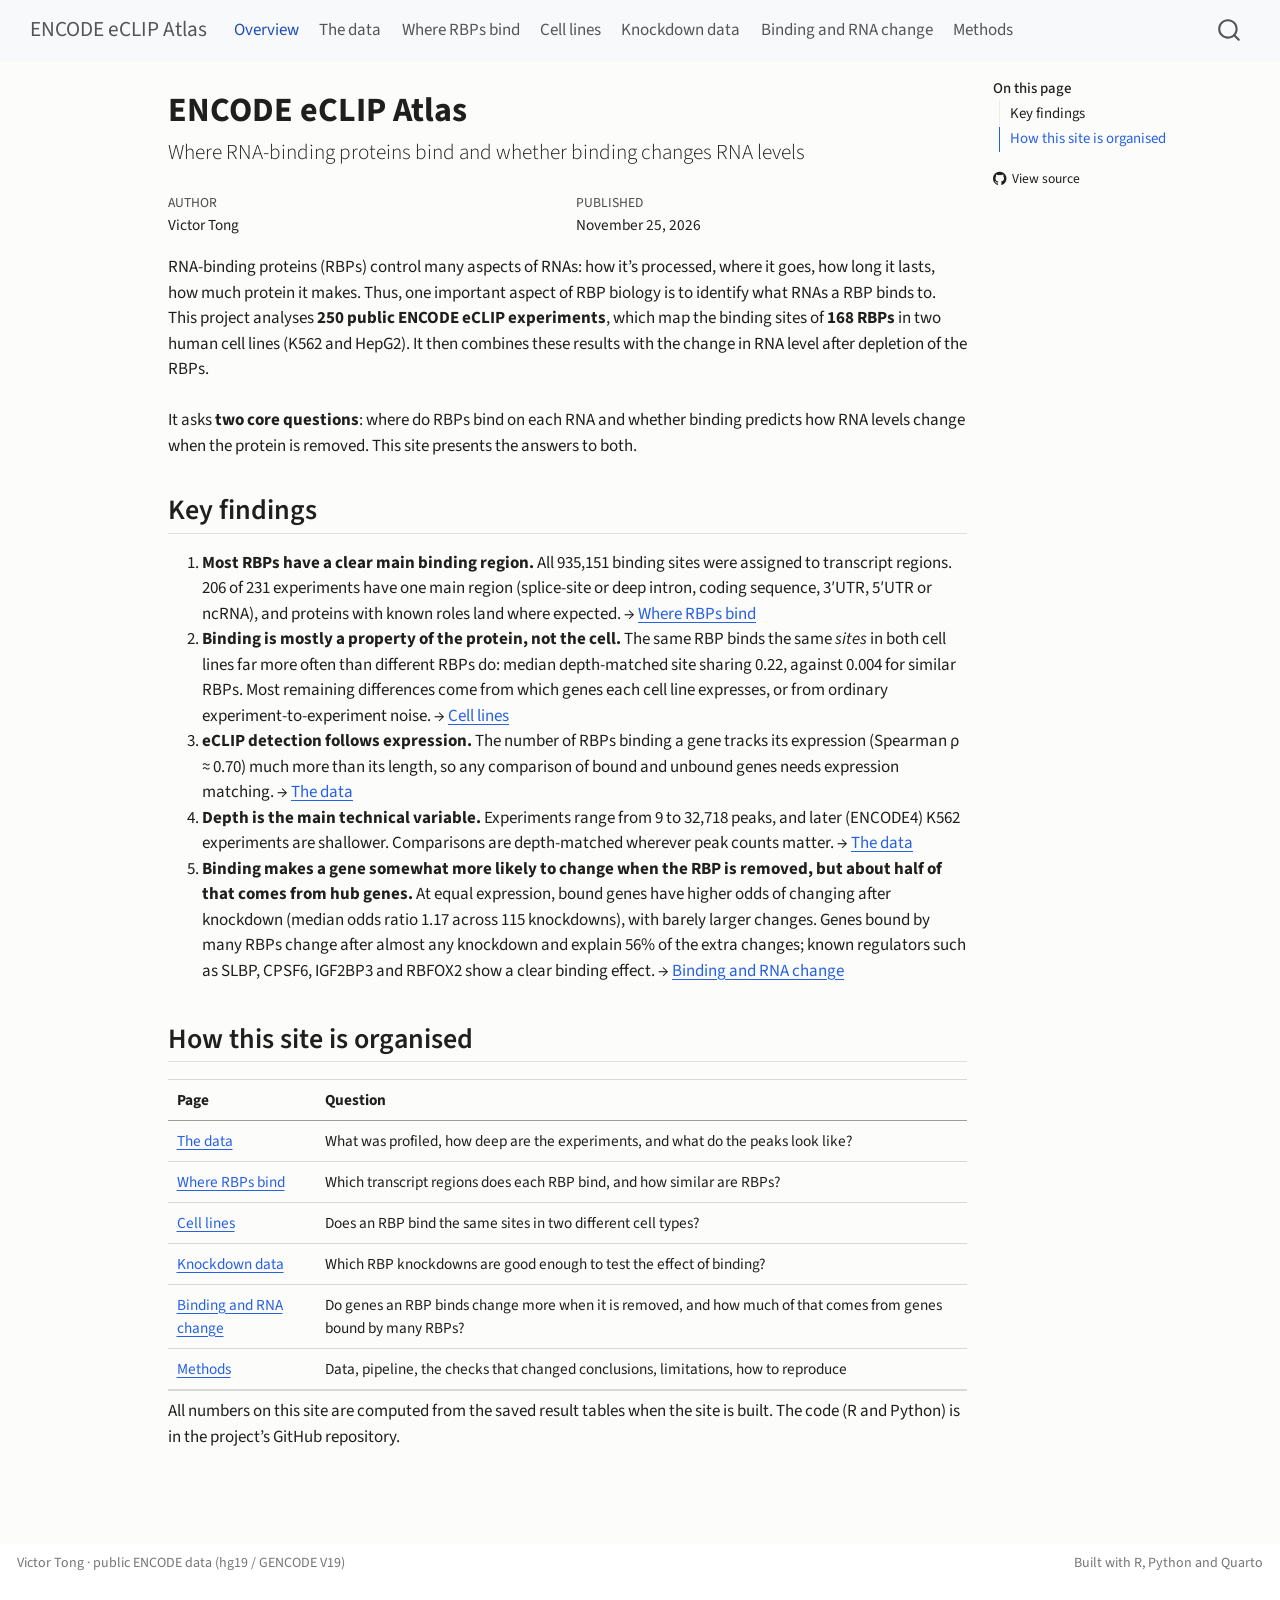
<file: index.html>
<!DOCTYPE html>
<html xmlns="http://www.w3.org/1999/xhtml" lang="en" xml:lang="en"><head>

<meta charset="utf-8">
<meta name="generator" content="quarto-1.11.9">

<meta name="viewport" content="width=device-width, initial-scale=1.0, user-scalable=yes">

<meta name="author" content="Victor Tong">
<meta name="dcterms.date" content="2026-11-25">

<title>ENCODE eCLIP Atlas</title>
<style>
/* Default styles provided by pandoc.
** See https://pandoc.org/MANUAL.html#variables-for-html for config info.
*/
span.smallcaps{font-variant: small-caps;}
div.columns{display: flex; gap: 1.5em;}
div.column{flex: auto;}
@media screen {
div.columns{gap: min(4vw, 1.5em);}
div.column{overflow-x: auto;}
}
div.hanging-indent{margin-left: 1.5em; text-indent: -1.5em;}
ul.task-list{list-style: none;}
ul.task-list li input[type="checkbox"] {
  width: 0.8em;
  margin: 0 0.8em 0.2em -1em; /* quarto-specific, see https://github.com/quarto-dev/quarto-cli/issues/4556 */ 
  vertical-align: middle;
}
</style>


<script src="site_libs/quarto-nav/quarto-nav.js"></script>
<script src="site_libs/quarto-nav/headroom.min.js"></script>
<script src="site_libs/clipboard/clipboard.min.js"></script>
<script src="site_libs/quarto-search/autocomplete.umd.js"></script>
<script src="site_libs/quarto-search/fuse.min.js"></script>
<script src="site_libs/quarto-search/quarto-search.js"></script>
<meta name="quarto:offset" content="./">
<script src="site_libs/quarto-html/quarto.js" type="module"></script>
<script src="site_libs/quarto-html/tabsets/tabsets.js" type="module"></script>
<script src="site_libs/quarto-html/scrollable-regions/scrollable-regions.js" type="module"></script>
<script src="site_libs/quarto-html/popper.min.js"></script>
<script src="site_libs/quarto-html/tippy.umd.min.js"></script>
<script src="site_libs/quarto-html/anchor.min.js"></script>
<link href="site_libs/quarto-html/tippy.css" rel="stylesheet">
<link href="site_libs/quarto-html/quarto-syntax-highlighting-63b5708e65d6cd79cd7618c58d0c21e7.css" rel="stylesheet" id="quarto-text-highlighting-styles">
<script src="site_libs/bootstrap/bootstrap.min.js"></script>
<link href="site_libs/bootstrap/bootstrap-icons.css" rel="stylesheet">
<link href="site_libs/bootstrap/bootstrap-48eea8e06ff06eb442a2daacfce5ac08.min.css" rel="stylesheet" append-hash="true" id="quarto-bootstrap" data-mode="light">
<script id="quarto-search-options" type="application/json">{
  "location": "navbar",
  "copy-button": false,
  "collapse-after": 3,
  "panel-placement": "end",
  "type": "overlay",
  "limit": 50,
  "keyboard-shortcut": [
    "f",
    "/",
    "s"
  ],
  "show-item-context": false,
  "language": {
    "search-no-results-text": "No results",
    "search-matching-documents-text": "matching documents",
    "search-copy-link-title": "Copy link to search",
    "search-hide-matches-text": "Hide additional matches",
    "search-more-match-text": "more match in this document",
    "search-more-matches-text": "more matches in this document",
    "search-clear-button-title": "Clear",
    "search-text-placeholder": "",
    "search-detached-cancel-button-title": "Cancel",
    "search-submit-button-title": "Submit",
    "search-label": "Search"
  }
}</script>


<link rel="stylesheet" href="report/report.css">
</head>

<body class="nav-fixed quarto-light"><a id="quarto-skip-link" class="visually-hidden-focusable" href="#quarto-document-content">Skip to main content</a>

<div id="quarto-search-results"></div>
  <header id="quarto-header" class="headroom fixed-top">
    <nav class="navbar navbar-expand-lg " data-bs-theme="dark" aria-label="Site">
      <div class="navbar-container container-fluid">
      <div class="navbar-brand-container mx-auto">
    <a class="navbar-brand" href="./index.html">
    <span class="navbar-title">ENCODE eCLIP Atlas</span>
    </a>
  </div>
          <button class="navbar-toggler" type="button" data-bs-toggle="collapse" data-bs-target="#navbarCollapse" aria-controls="navbarCollapse" aria-expanded="false" aria-label="Toggle navigation" onclick="if (window.quartoToggleHeadroom) { window.quartoToggleHeadroom(); }">
  <span class="navbar-toggler-icon"></span>
</button>
          <div class="collapse navbar-collapse" id="navbarCollapse">
            <ul class="navbar-nav navbar-nav-scroll me-auto">
  <li class="nav-item">
    <a class="nav-link active" href="./index.html" aria-current="page"> 
<span class="menu-text">Overview</span></a>
  </li>  
  <li class="nav-item">
    <a class="nav-link" href="./report/data.html"> 
<span class="menu-text">The data</span></a>
  </li>  
  <li class="nav-item">
    <a class="nav-link" href="./report/binding.html"> 
<span class="menu-text">Where RBPs bind</span></a>
  </li>  
  <li class="nav-item">
    <a class="nav-link" href="./report/cross-cell.html"> 
<span class="menu-text">Cell lines</span></a>
  </li>  
  <li class="nav-item">
    <a class="nav-link" href="./report/knockdown.html"> 
<span class="menu-text">Knockdown data</span></a>
  </li>  
  <li class="nav-item">
    <a class="nav-link" href="./report/expression.html"> 
<span class="menu-text">Binding and RNA change</span></a>
  </li>  
  <li class="nav-item">
    <a class="nav-link" href="./report/methods.html"> 
<span class="menu-text">Methods</span></a>
  </li>  
</ul>
          </div> <!-- /navcollapse -->
            <div class="quarto-navbar-tools">
</div>
            <div id="quarto-search" class="" title="Search"></div>
      </div> <!-- /container-fluid -->
    </nav>
</header>
<!-- content -->
<div id="quarto-content" class="quarto-container page-columns page-rows-contents page-layout-article page-navbar">
<!-- sidebar -->
<!-- margin-sidebar -->
    <div id="quarto-margin-sidebar" class="sidebar margin-sidebar">
        <nav id="TOC" role="doc-toc" aria-labelledby="toc-title" class="toc-active">
    <h2 id="toc-title">On this page</h2>
   
  <ul>
  <li><a href="#key-findings" id="toc-key-findings" class="nav-link active" data-scroll-target="#key-findings">Key findings</a></li>
  <li><a href="#how-this-site-is-organised" id="toc-how-this-site-is-organised" class="nav-link" data-scroll-target="#how-this-site-is-organised">How this site is organised</a></li>
  </ul>
<div class="toc-actions"><ul><li><a href="https://github.com/VictorTong7/encode-eclip-atlas/blob/main/analysis/index.qmd" class="toc-action"><i class="bi bi-github"></i>View source</a></li></ul></div></nav>
    </div>
<!-- main -->
<main class="content" id="quarto-document-content" tabindex="-1">

<header id="title-block-header" class="quarto-title-block default">
<div class="quarto-title">
<h1 class="title">ENCODE eCLIP Atlas</h1>
<p class="subtitle lead">Where RNA-binding proteins bind and whether binding changes RNA levels</p>
</div>



<div class="quarto-title-meta">

    <div>
    <div class="quarto-title-meta-heading">Author</div>
    <div class="quarto-title-meta-contents">
             <p>Victor Tong </p>
          </div>
  </div>
    
    <div>
    <div class="quarto-title-meta-heading">Published</div>
    <div class="quarto-title-meta-contents">
      <p class="date">November 25, 2026</p>
    </div>
  </div>
  
    
  </div>
  


</header>


<p>RNA-binding proteins (RBPs) control many aspects of RNAs: how it’s processed, where it goes, how long it lasts, how much protein it makes. Thus, one important aspect of RBP biology is to identify what RNAs a RBP binds to. This project analyses <strong>250 public ENCODE eCLIP experiments</strong>, which map the binding sites of <strong>168 RBPs</strong> in two human cell lines (K562 and HepG2). It then combines these results with the change in RNA level after depletion of the RBPs.<br>
<br>
It asks <strong>two core questions</strong>: where do RBPs bind on each RNA and whether binding predicts how RNA levels change when the protein is removed. This site presents the answers to both.</p>
<section id="key-findings" class="level2">
<h2 class="anchored" data-anchor-id="key-findings">Key findings</h2>
<ol type="1">
<li><strong>Most RBPs have a clear main binding region.</strong> All 935,151 binding sites were assigned to transcript regions. 206 of 231 experiments have one main region (splice-site or deep intron, coding sequence, 3′UTR, 5′UTR or ncRNA), and proteins with known roles land where expected. → <a href="./report/binding.html">Where RBPs bind</a></li>
<li><strong>Binding is mostly a property of the protein, not the cell.</strong> The same RBP binds the same <em>sites</em> in both cell lines far more often than different RBPs do: median depth-matched site sharing 0.22, against 0.004 for similar RBPs. Most remaining differences come from which genes each cell line expresses, or from ordinary experiment-to-experiment noise. → <a href="./report/cross-cell.html">Cell lines</a></li>
<li><strong>eCLIP detection follows expression.</strong> The number of RBPs binding a gene tracks its expression (Spearman ρ ≈ 0.70) much more than its length, so any comparison of bound and unbound genes needs expression matching. → <a href="./report/data.html">The data</a></li>
<li><strong>Depth is the main technical variable.</strong> Experiments range from 9 to 32,718 peaks, and later (ENCODE4) K562 experiments are shallower. Comparisons are depth-matched wherever peak counts matter. → <a href="./report/data.html">The data</a></li>
<li><strong>Binding makes a gene somewhat more likely to change when the RBP is removed, but about half of that comes from hub genes.</strong> At equal expression, bound genes have higher odds of changing after knockdown (median odds ratio 1.17 across 115 knockdowns), with barely larger changes. Genes bound by many RBPs change after almost any knockdown and explain 56% of the extra changes; known regulators such as SLBP, CPSF6, IGF2BP3 and RBFOX2 show a clear binding effect. → <a href="./report/expression.html">Binding and RNA change</a></li>
</ol>
</section>
<section id="how-this-site-is-organised" class="level2">
<h2 class="anchored" data-anchor-id="how-this-site-is-organised">How this site is organised</h2>
<table class="caption-top table">
<thead>
<tr class="header">
<th>Page</th>
<th>Question</th>
</tr>
</thead>
<tbody>
<tr class="odd">
<td><a href="./report/data.html">The data</a></td>
<td>What was profiled, how deep are the experiments, and what do the peaks look like?</td>
</tr>
<tr class="even">
<td><a href="./report/binding.html">Where RBPs bind</a></td>
<td>Which transcript regions does each RBP bind, and how similar are RBPs?</td>
</tr>
<tr class="odd">
<td><a href="./report/cross-cell.html">Cell lines</a></td>
<td>Does an RBP bind the same sites in two different cell types?</td>
</tr>
<tr class="even">
<td><a href="./report/knockdown.html">Knockdown data</a></td>
<td>Which RBP knockdowns are good enough to test the effect of binding?</td>
</tr>
<tr class="odd">
<td><a href="./report/expression.html">Binding and RNA change</a></td>
<td>Do genes an RBP binds change more when it is removed, and how much of that comes from genes bound by many RBPs?</td>
</tr>
<tr class="even">
<td><a href="./report/methods.html">Methods</a></td>
<td>Data, pipeline, the checks that changed conclusions, limitations, how to reproduce</td>
</tr>
</tbody>
</table>
<p>All numbers on this site are computed from the saved result tables when the site is built. The code (R and Python) is in the project’s GitHub repository.</p>


</section>

</main> <!-- /main -->
<script id="quarto-html-after-body" type="application/javascript">
  window.document.addEventListener("DOMContentLoaded", function (event) {
    const icon = "";
    const anchorJS = new window.AnchorJS();
    anchorJS.options = {
      placement: 'right',
      icon: icon
    };
    anchorJS.add('.anchored');
    const isCodeAnnotation = (el) => {
      for (const clz of el.classList) {
        if (clz.startsWith('code-annotation-')) {                     
          return true;
        }
      }
      return false;
    }
    const onCopySuccess = function(e) {
      // button target
      const button = e.trigger;
      // don't keep focus
      button.blur();
      // flash "checked"
      button.classList.add('code-copy-button-checked');
      var currentTitle = button.getAttribute("title");
      button.setAttribute("title", "Copied!");
      let tooltip;
      if (window.bootstrap) {
        button.setAttribute("data-bs-toggle", "tooltip");
        button.setAttribute("data-bs-placement", "left");
        button.setAttribute("data-bs-title", "Copied!");
        tooltip = new bootstrap.Tooltip(button, 
          { trigger: "manual", 
            customClass: "code-copy-button-tooltip",
            offset: [0, -8]});
        tooltip.show();    
      }
      setTimeout(function() {
        if (tooltip) {
          tooltip.hide();
          button.removeAttribute("data-bs-title");
          button.removeAttribute("data-bs-toggle");
          button.removeAttribute("data-bs-placement");
        }
        button.setAttribute("title", currentTitle);
        button.classList.remove('code-copy-button-checked');
      }, 1000);
      // clear code selection
      e.clearSelection();
    }
    const getTextToCopy = function(trigger) {
      const outerScaffold = trigger.parentElement.cloneNode(true);
      const codeEl = outerScaffold.querySelector('code');
      for (const childEl of codeEl.children) {
        if (isCodeAnnotation(childEl)) {
          childEl.remove();
        }
      }
      return codeEl.innerText;
    }
    const clipboard = new window.ClipboardJS('.code-copy-button:not([data-in-quarto-modal])', {
      text: getTextToCopy
    });
    clipboard.on('success', onCopySuccess);
    if (window.document.getElementById('quarto-embedded-source-code-modal')) {
      const clipboardModal = new window.ClipboardJS('.code-copy-button[data-in-quarto-modal]', {
        text: getTextToCopy,
        container: window.document.getElementById('quarto-embedded-source-code-modal')
      });
      clipboardModal.on('success', onCopySuccess);
    }
      var localhostRegex = new RegExp(/^(?:http|https):\/\/localhost\:?[0-9]*\//);
      var mailtoRegex = new RegExp(/^mailto:/);
        var filterRegex = new RegExp("https:\/\/victortong7\.github\.io\/encode-eclip-atlas\/");
      var isInternal = (href) => {
          return filterRegex.test(href) || localhostRegex.test(href) || mailtoRegex.test(href);
      }
      // Inspect non-navigation links and adorn them if external
      window.quartoDecorateExternalLinks = function (root) {
     var links = (root || window.document).querySelectorAll('a[href]:not(.nav-link):not(.navbar-brand):not(.toc-action):not(.sidebar-link):not(.sidebar-item-toggle):not(.pagination-link):not(.no-external):not([aria-hidden]):not(.dropdown-item):not(.quarto-navigation-tool):not(.about-link)');
      for (var i=0; i<links.length; i++) {
        const link = links[i];
        if (!isInternal(link.href)) {
          // undo the damage that might have been done by quarto-nav.js in the case of
          // links that we want to consider external
          if (link.dataset.originalHref !== undefined) {
            link.href = link.dataset.originalHref;
          }
          if (!link.classList.contains('no-external-icon')) {
          }
        }
      }
      };
      window.quartoDecorateExternalLinks(window.document);
    // Esc closes the popup (WCAG 1.4.13) and focus leaving both trigger and
    // popup closes it (WCAG 2.4.11); tippy handles neither for interactive popups.
    const hideOnEscAndFocusOut = {
      name: 'hideOnEscAndFocusOut',
      defaultValue: true,
      fn(instance) {
        const dismiss = () => {
          // A show scheduled by the trigger delay would otherwise reopen it
          instance.clearDelayTimeouts();
          instance.hide();
        };
        const onKeyDown = (event) => {
          if (event.key !== 'Escape') {
            return;
          }
          // Keep Esc from also reaching page handlers (e.g. reveal.js overview),
          // except an open reveal.js slide menu, which Esc should close too.
          // The menu handles keys only when its keyboard option is on.
          const menuHandlesEsc = window.Reveal?.getPlugin?.('menu')?.isOpen() &&
            window.Reveal.getConfig().menu?.keyboard !== false;
          if (!menuHandlesEsc) {
            event.stopPropagation();
          }
          if (instance.popper.contains(window.document.activeElement)) {
            // Disabled while refocusing so the focus trigger does not reopen it
            instance.disable();
            instance.reference.focus();
            instance.enable();
          }
          dismiss();
        };
        const onFocusOut = (event) => {
          const target = event.relatedTarget;
          if (target && !instance.reference.contains(target) &&
              !instance.popper.contains(target)) {
            dismiss();
          }
        };
        // On the trigger too: a click trigger (code-annotations: select) has no
        // blur handling. Attached for the instance's lifetime so leaving the
        // trigger also cancels a show still pending on the trigger delay.
        instance.reference.addEventListener('focusout', onFocusOut);
        return {
          onShow() {
            window.document.addEventListener('keydown', onKeyDown, true);
            instance.popper.addEventListener('focusout', onFocusOut);
          },
          onHide() {
            window.document.removeEventListener('keydown', onKeyDown, true);
            instance.popper.removeEventListener('focusout', onFocusOut);
          },
          onDestroy() {
            instance.reference.removeEventListener('focusout', onFocusOut);
          },
        };
      },
    };
    function tippyHover(el, contentFn, onTriggerFn, onUntriggerFn) {
      const config = {
        allowHTML: true,
        maxWidth: 500,
        delay: 100,
        arrow: false,
        appendTo: function(el) {
            return el.parentElement;
        },
        interactive: true,
        interactiveBorder: 10,
        theme: 'quarto',
        placement: 'bottom-start',
        plugins: [hideOnEscAndFocusOut],
      };
      if (contentFn) {
        config.content = contentFn;
      }
      if (onTriggerFn) {
        config.onTrigger = onTriggerFn;
      }
      if (onUntriggerFn) {
        config.onUntrigger = onUntriggerFn;
      }
      window.tippy(el, config); 
    }
    const noterefs = window.document.querySelectorAll('a[role="doc-noteref"]');
    for (var i=0; i<noterefs.length; i++) {
      const ref = noterefs[i];
      tippyHover(ref, function() {
        // use id or data attribute instead here
        let href = ref.getAttribute('data-footnote-href') || ref.getAttribute('href');
        try { href = new URL(href).hash; } catch {}
        const id = href.replace(/^#\/?/, "");
        const note = window.document.getElementById(id);
        if (note) {
          return note.innerHTML;
        } else {
          return "";
        }
      });
    }
    const xrefs = window.document.querySelectorAll('a.quarto-xref');
    const processXRef = (id, note) => {
      // Strip column container classes
      const stripColumnClz = (el) => {
        el.classList.remove("page-full", "page-columns");
        if (el.children) {
          for (const child of el.children) {
            stripColumnClz(child);
          }
        }
      }
      stripColumnClz(note)
      if (id === null || id.startsWith('sec-')) {
        // Special case sections, only their first couple elements
        const container = document.createElement("div");
        if (note.children && note.children.length > 2) {
          container.appendChild(note.children[0].cloneNode(true));
          for (let i = 1; i < note.children.length; i++) {
            const child = note.children[i];
            if (child.tagName === "P" && child.innerText === "") {
              continue;
            } else {
              container.appendChild(child.cloneNode(true));
              break;
            }
          }
          if (window.Quarto?.typesetMath) {
            window.Quarto.typesetMath(container);
          }
          return container.innerHTML
        } else {
          if (window.Quarto?.typesetMath) {
            window.Quarto.typesetMath(note);
          }
          return note.innerHTML;
        }
      } else {
        // Remove any anchor links if they are present
        const anchorLink = note.querySelector('a.anchorjs-link');
        if (anchorLink) {
          anchorLink.remove();
        }
        if (window.Quarto?.typesetMath) {
          window.Quarto.typesetMath(note);
        }
        if (note.classList.contains("callout")) {
          return note.outerHTML;
        } else {
          return note.innerHTML;
        }
      }
    }
    for (var i=0; i<xrefs.length; i++) {
      const xref = xrefs[i];
      tippyHover(xref, undefined, function(instance) {
        instance.disable();
        let url = xref.getAttribute('href');
        let hash = undefined; 
        if (url.startsWith('#')) {
          hash = url;
        } else {
          try { hash = new URL(url).hash; } catch {}
        }
        if (hash) {
          const id = hash.replace(/^#\/?/, "");
          const note = window.document.getElementById(id);
          if (note !== null) {
            try {
              const html = processXRef(id, note.cloneNode(true));
              instance.setContent(html);
            } finally {
              instance.enable();
              instance.show();
            }
          } else {
            // See if we can fetch this
            fetch(url.split('#')[0])
            .then(res => res.text())
            .then(html => {
              const parser = new DOMParser();
              const htmlDoc = parser.parseFromString(html, "text/html");
              const note = htmlDoc.getElementById(id);
              if (note !== null) {
                const html = processXRef(id, note);
                instance.setContent(html);
              } 
            }).finally(() => {
              instance.enable();
              instance.show();
            });
          }
        } else {
          // See if we can fetch a full url (with no hash to target)
          // This is a special case and we should probably do some content thinning / targeting
          fetch(url)
          .then(res => res.text())
          .then(html => {
            const parser = new DOMParser();
            const htmlDoc = parser.parseFromString(html, "text/html");
            const note = htmlDoc.querySelector('main.content');
            if (note !== null) {
              // This should only happen for chapter cross references
              // (since there is no id in the URL)
              // remove the first header
              if (note.children.length > 0 && note.children[0].tagName === "HEADER") {
                note.children[0].remove();
              }
              const html = processXRef(null, note);
              instance.setContent(html);
            } 
          }).finally(() => {
            instance.enable();
            instance.show();
          });
        }
      }, function(instance) {
      });
    }
        let selectedAnnoteEl;
        const selectorForAnnotation = ( cell, annotation) => {
          let cellAttr = 'data-code-cell="' + cell + '"';
          let lineAttr = 'data-code-annotation="' +  annotation + '"';
          const selector = 'span[' + cellAttr + '][' + lineAttr + ']';
          return selector;
        }
        const selectCodeLines = (annoteEl) => {
          const doc = window.document;
          const targetCell = annoteEl.getAttribute("data-target-cell");
          const targetAnnotation = annoteEl.getAttribute("data-target-annotation");
          const annoteSpan = window.document.querySelector(selectorForAnnotation(targetCell, targetAnnotation));
          const lines = annoteSpan.getAttribute("data-code-lines").split(",");
          const lineIds = lines.map((line) => {
            return targetCell + "-" + line;
          })
          // Each band is positioned against its own containing block, which is
          // not the offsetParent of the lines, so place it from client rects.
          const placeBand = (band, firstEl, lastEl, codeBlock) => {
            const container = band.offsetParent;
            if (container === null) {
              return;
            }
            const containerRect = container.getBoundingClientRect();
            // Reveal.js scales slides with a transform, so convert client
            // pixels back to the CSS pixels of the container.
            const scale = containerRect.height / container.offsetHeight || 1;
            const firstRect = firstEl.getBoundingClientRect();
            const lastRect = lastEl.getBoundingClientRect();
            const top = (firstRect.top - containerRect.top) / scale - container.clientTop + container.scrollTop;
            const height = (lastRect.bottom - firstRect.top) / scale;
            band.style.top = top - 2 + "px";
            band.style.height = height + 4 + "px";
            if (codeBlock) {
              // Without the copy button wrapper, the containing block is wider
              // than the code block, so span the code block explicitly.
              const blockRect = codeBlock.getBoundingClientRect();
              band.style.left = (blockRect.left - containerRect.left) / scale - container.clientLeft + container.scrollLeft + "px";
              band.style.width = blockRect.width / scale + "px";
            }
          };
          if (lineIds.length > 0) {
            const el = window.document.getElementById(lineIds[0]);
            const lastEl = window.document.getElementById(lineIds[lineIds.length - 1]);
            const parent = el.parentElement.parentElement;
            // cook up a div (if necessary) and position it
            let div = window.document.getElementById("code-annotation-line-highlight");
            if (div === null) {
              div = window.document.createElement("div");
              div.setAttribute("id", "code-annotation-line-highlight");
              div.style.position = 'absolute';
              parent.appendChild(div);
            }
            placeBand(div, el, lastEl, parent.closest("div.sourceCode") || parent);
            let gutterDiv = window.document.getElementById("code-annotation-line-highlight-gutter");
            if (gutterDiv === null) {
              gutterDiv = window.document.createElement("div");
              gutterDiv.setAttribute("id", "code-annotation-line-highlight-gutter");
              gutterDiv.style.position = 'absolute';
              const codeCell = window.document.getElementById(targetCell);
              const gutter = codeCell.querySelector('.code-annotation-gutter');
              gutter.appendChild(gutterDiv);
            }
            placeBand(gutterDiv, el, lastEl);
            selectedAnnoteEl = annoteEl;
          }
        };
        const unselectCodeLines = () => {
          const elementsIds = ["code-annotation-line-highlight", "code-annotation-line-highlight-gutter"];
          elementsIds.forEach((elId) => {
            const div = window.document.getElementById(elId);
            if (div) {
              div.remove();
            }
          });
          selectedAnnoteEl = undefined;
        };
          // Handle positioning of the toggle
      window.addEventListener(
        "resize",
        throttle(() => {
          elRect = undefined;
          if (selectedAnnoteEl) {
            selectCodeLines(selectedAnnoteEl);
          }
        }, 10)
      );
      function throttle(fn, ms) {
      let throttle = false;
      let timer;
        return (...args) => {
          if(!throttle) { // first call gets through
              fn.apply(this, args);
              throttle = true;
          } else { // all the others get throttled
              if(timer) clearTimeout(timer); // cancel #2
              timer = setTimeout(() => {
                fn.apply(this, args);
                timer = throttle = false;
              }, ms);
          }
        };
      }
        // Attach click handler to the DT
        const annoteDls = window.document.querySelectorAll('dt[data-target-cell]');
        for (const annoteDlNode of annoteDls) {
          annoteDlNode.addEventListener('click', (event) => {
            const clickedEl = event.target;
            if (clickedEl !== selectedAnnoteEl) {
              unselectCodeLines();
              const activeEl = window.document.querySelector('dt[data-target-cell].code-annotation-active');
              if (activeEl) {
                activeEl.classList.remove('code-annotation-active');
              }
              selectCodeLines(clickedEl);
              clickedEl.classList.add('code-annotation-active');
            } else {
              // Unselect the line
              unselectCodeLines();
              clickedEl.classList.remove('code-annotation-active');
            }
          });
        }
    const findCites = (el) => {
      const parentEl = el.parentElement;
      if (parentEl) {
        const cites = parentEl.dataset.cites;
        if (cites) {
          return {
            el,
            cites: cites.split(' ')
          };
        } else {
          return findCites(el.parentElement)
        }
      } else {
        return undefined;
      }
    };
    var bibliorefs = window.document.querySelectorAll('a[role="doc-biblioref"]');
    for (var i=0; i<bibliorefs.length; i++) {
      const ref = bibliorefs[i];
      const citeInfo = findCites(ref);
      if (citeInfo) {
        tippyHover(citeInfo.el, function() {
          var popup = window.document.createElement('div');
          citeInfo.cites.forEach(function(cite) {
            var citeDiv = window.document.createElement('div');
            citeDiv.classList.add('hanging-indent');
            citeDiv.classList.add('csl-entry');
            var biblioDiv = window.document.getElementById('ref-' + cite);
            if (biblioDiv) {
              citeDiv.innerHTML = biblioDiv.innerHTML;
            }
            popup.appendChild(citeDiv);
          });
          return popup.innerHTML;
        });
      }
    }
  });
  </script>
  <script type="application/javascript">
  window.quartoScrollableRegionsLabels = {"code":"Scrollable code","output":"Scrollable output"};
  </script>
</div> <!-- /content -->
<footer class="footer">
  <div class="nav-footer">
    <div class="nav-footer-left">
<p>Victor Tong · public ENCODE data (hg19 / GENCODE V19)</p>
</div>   
    <div class="nav-footer-center">
      &nbsp;
    <div class="toc-actions d-sm-block d-md-none"><ul><li><a href="https://github.com/VictorTong7/encode-eclip-atlas/blob/main/analysis/index.qmd" class="toc-action"><i class="bi bi-github"></i>View source</a></li></ul></div></div>
    <div class="nav-footer-right">
<p>Built with R, Python and Quarto</p>
</div>
  </div>
</footer>




</body></html>
</file>
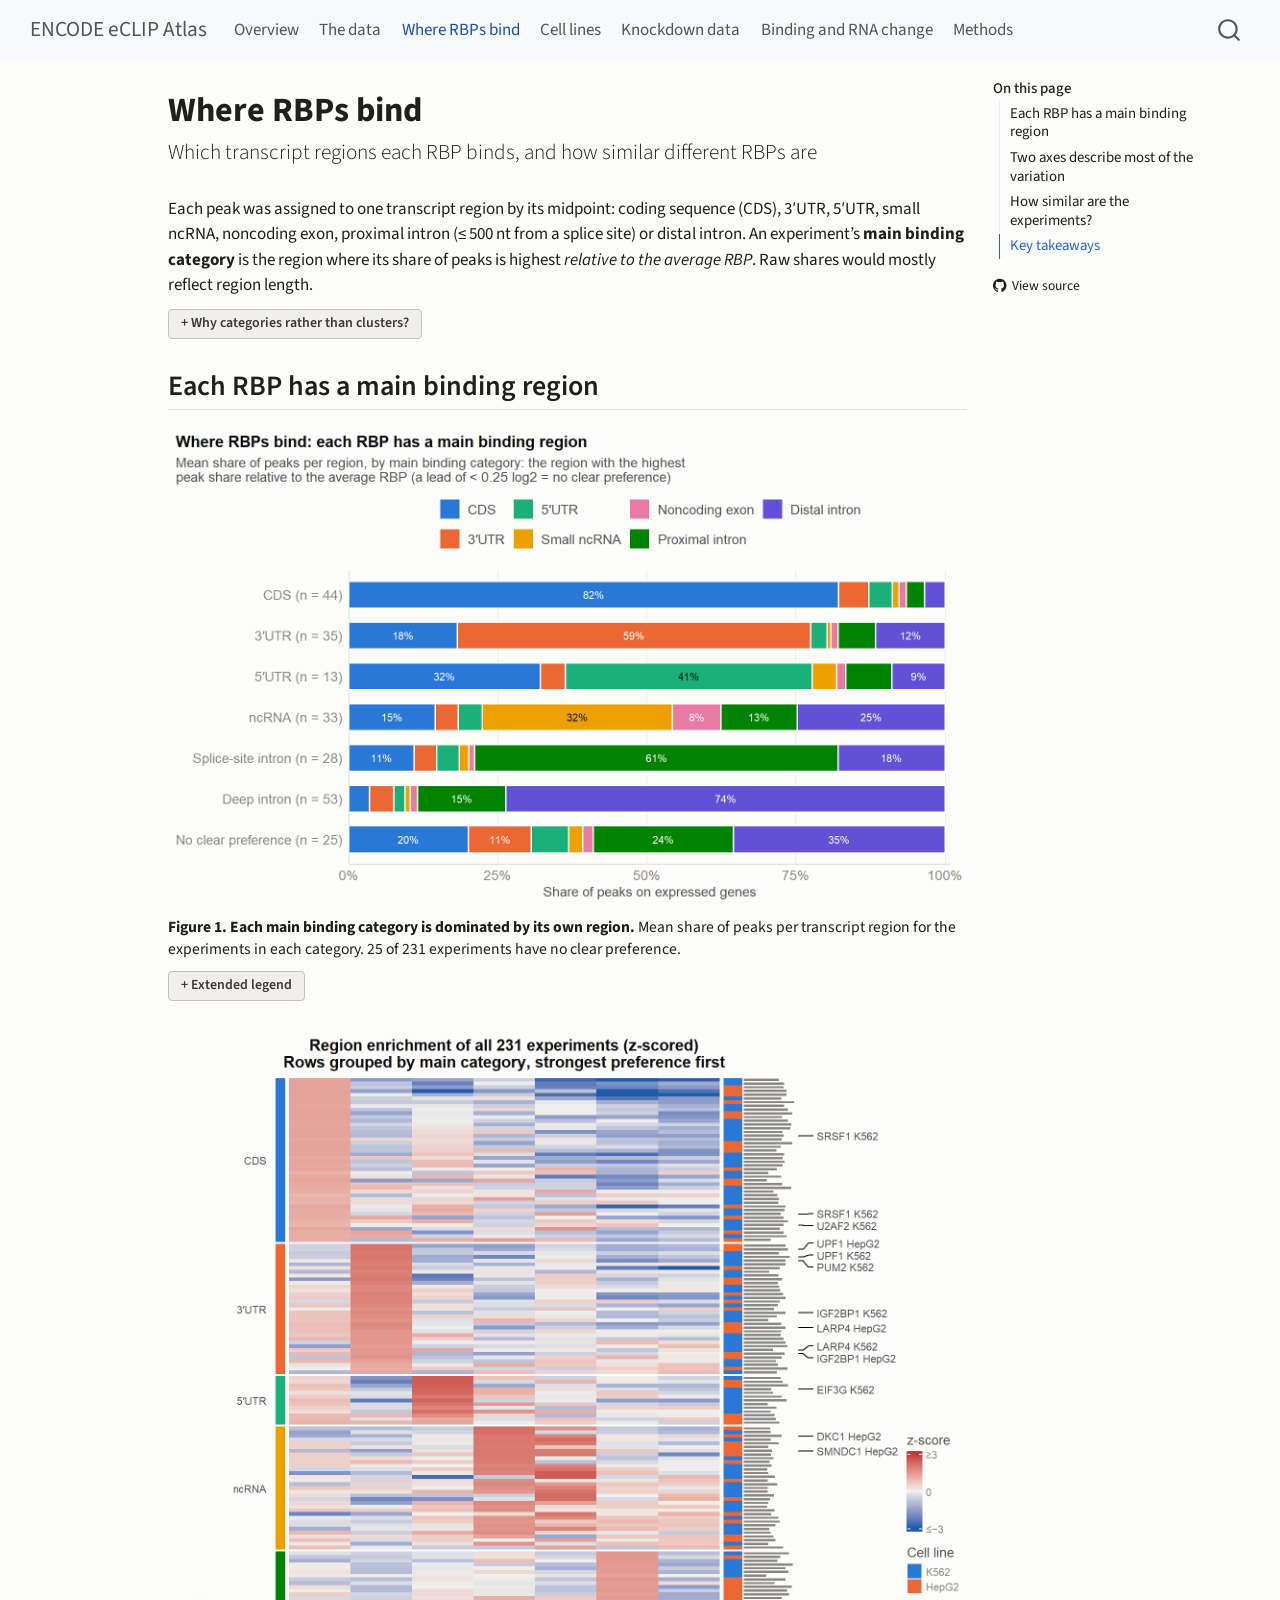
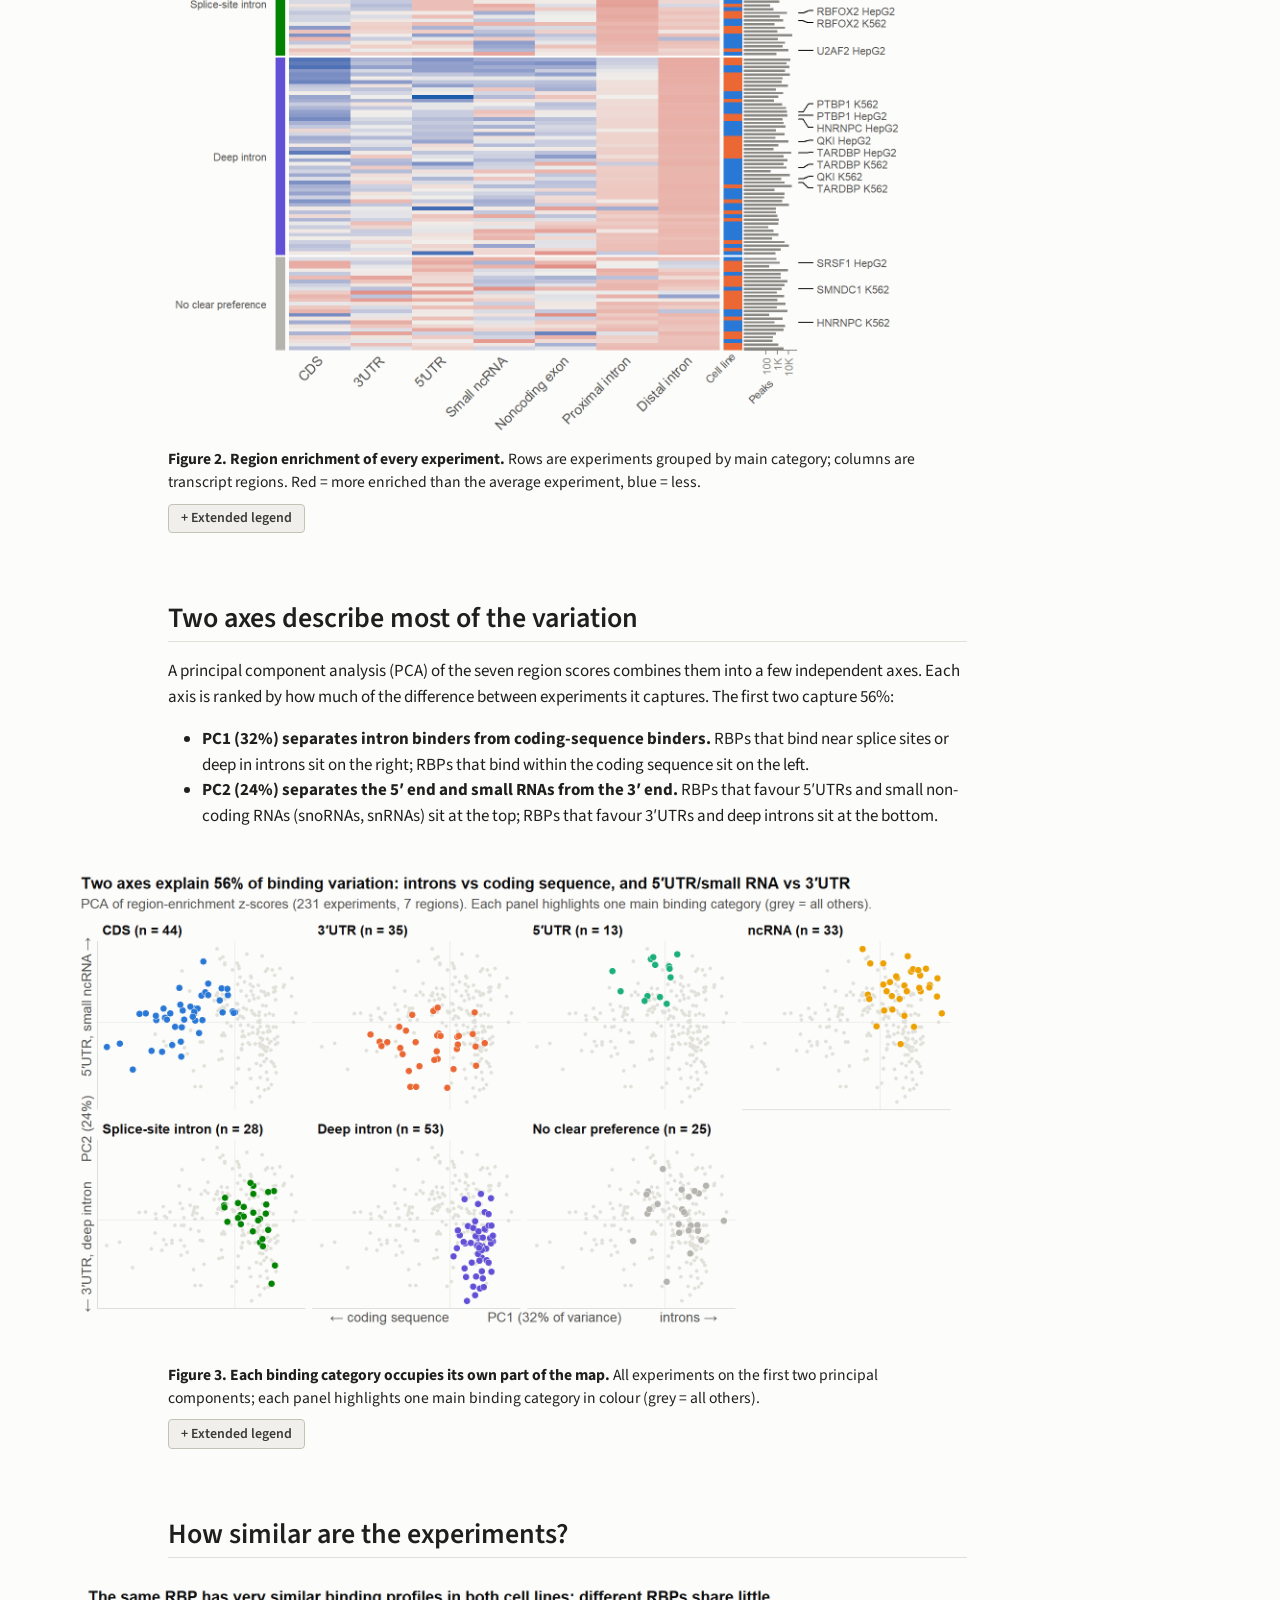
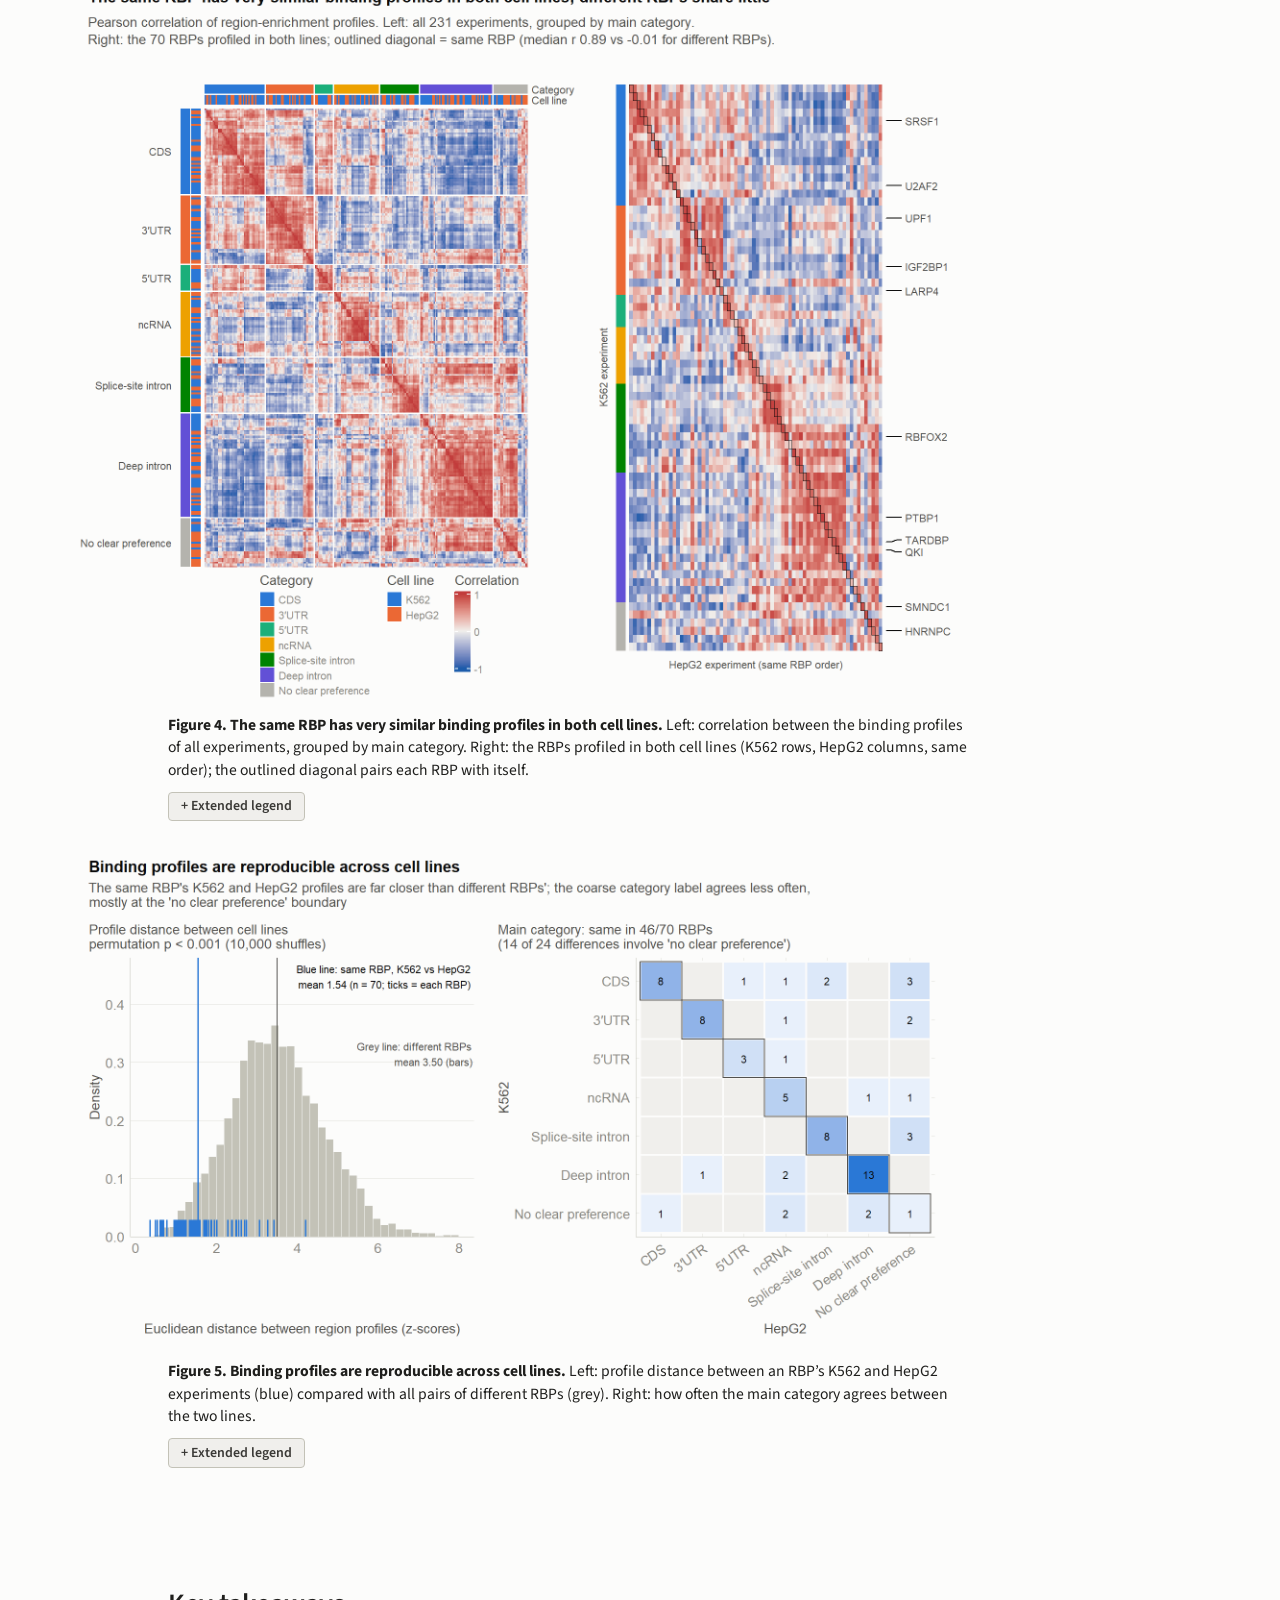
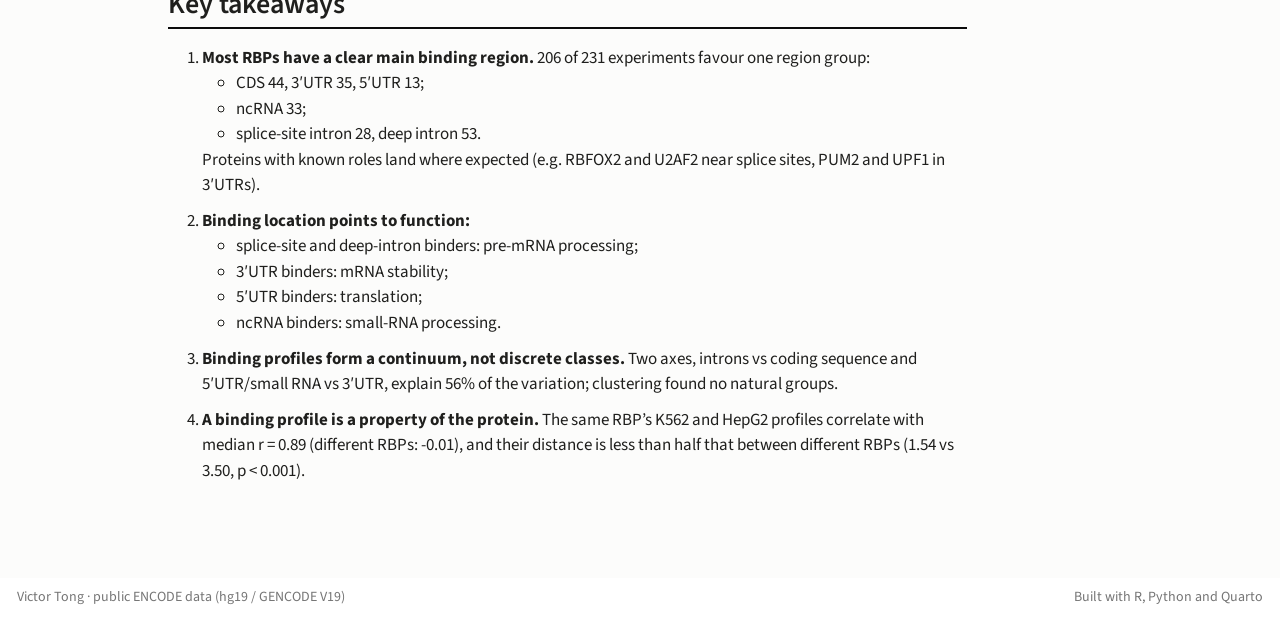
<file: report/binding.html>
<!DOCTYPE html>
<html xmlns="http://www.w3.org/1999/xhtml" lang="en" xml:lang="en"><head>

<meta charset="utf-8">
<meta name="generator" content="quarto-1.11.9">

<meta name="viewport" content="width=device-width, initial-scale=1.0, user-scalable=yes">


<title>Where RBPs bind – ENCODE eCLIP Atlas</title>
<style>
/* Default styles provided by pandoc.
** See https://pandoc.org/MANUAL.html#variables-for-html for config info.
*/
span.smallcaps{font-variant: small-caps;}
div.columns{display: flex; gap: 1.5em;}
div.column{flex: auto;}
@media screen {
div.columns{gap: min(4vw, 1.5em);}
div.column{overflow-x: auto;}
}
div.hanging-indent{margin-left: 1.5em; text-indent: -1.5em;}
ul.task-list{list-style: none;}
ul.task-list li input[type="checkbox"] {
  width: 0.8em;
  margin: 0 0.8em 0.2em -1em; /* quarto-specific, see https://github.com/quarto-dev/quarto-cli/issues/4556 */ 
  vertical-align: middle;
}
</style>


<script src="../site_libs/quarto-nav/quarto-nav.js"></script>
<script src="../site_libs/quarto-nav/headroom.min.js"></script>
<script src="../site_libs/clipboard/clipboard.min.js"></script>
<script src="../site_libs/quarto-search/autocomplete.umd.js"></script>
<script src="../site_libs/quarto-search/fuse.min.js"></script>
<script src="../site_libs/quarto-search/quarto-search.js"></script>
<meta name="quarto:offset" content="../">
<script src="../site_libs/quarto-html/quarto.js" type="module"></script>
<script src="../site_libs/quarto-html/tabsets/tabsets.js" type="module"></script>
<script src="../site_libs/quarto-html/scrollable-regions/scrollable-regions.js" type="module"></script>
<script src="../site_libs/quarto-html/popper.min.js"></script>
<script src="../site_libs/quarto-html/tippy.umd.min.js"></script>
<script src="../site_libs/quarto-html/anchor.min.js"></script>
<link href="../site_libs/quarto-html/tippy.css" rel="stylesheet">
<link href="../site_libs/quarto-html/quarto-syntax-highlighting-63b5708e65d6cd79cd7618c58d0c21e7.css" rel="stylesheet" id="quarto-text-highlighting-styles">
<script src="../site_libs/bootstrap/bootstrap.min.js"></script>
<link href="../site_libs/bootstrap/bootstrap-icons.css" rel="stylesheet">
<link href="../site_libs/bootstrap/bootstrap-48eea8e06ff06eb442a2daacfce5ac08.min.css" rel="stylesheet" append-hash="true" id="quarto-bootstrap" data-mode="light">
<script id="quarto-search-options" type="application/json">{
  "location": "navbar",
  "copy-button": false,
  "collapse-after": 3,
  "panel-placement": "end",
  "type": "overlay",
  "limit": 50,
  "keyboard-shortcut": [
    "f",
    "/",
    "s"
  ],
  "show-item-context": false,
  "language": {
    "search-no-results-text": "No results",
    "search-matching-documents-text": "matching documents",
    "search-copy-link-title": "Copy link to search",
    "search-hide-matches-text": "Hide additional matches",
    "search-more-match-text": "more match in this document",
    "search-more-matches-text": "more matches in this document",
    "search-clear-button-title": "Clear",
    "search-text-placeholder": "",
    "search-detached-cancel-button-title": "Cancel",
    "search-submit-button-title": "Submit",
    "search-label": "Search"
  }
}</script>


<link rel="stylesheet" href="../report/report.css">
</head>

<body class="nav-fixed quarto-light"><a id="quarto-skip-link" class="visually-hidden-focusable" href="#quarto-document-content">Skip to main content</a>

<div id="quarto-search-results"></div>
  <header id="quarto-header" class="headroom fixed-top">
    <nav class="navbar navbar-expand-lg " data-bs-theme="dark" aria-label="Site">
      <div class="navbar-container container-fluid">
      <div class="navbar-brand-container mx-auto">
    <a class="navbar-brand" href="../index.html">
    <span class="navbar-title">ENCODE eCLIP Atlas</span>
    </a>
  </div>
          <button class="navbar-toggler" type="button" data-bs-toggle="collapse" data-bs-target="#navbarCollapse" aria-controls="navbarCollapse" aria-expanded="false" aria-label="Toggle navigation" onclick="if (window.quartoToggleHeadroom) { window.quartoToggleHeadroom(); }">
  <span class="navbar-toggler-icon"></span>
</button>
          <div class="collapse navbar-collapse" id="navbarCollapse">
            <ul class="navbar-nav navbar-nav-scroll me-auto">
  <li class="nav-item">
    <a class="nav-link" href="../index.html"> 
<span class="menu-text">Overview</span></a>
  </li>  
  <li class="nav-item">
    <a class="nav-link" href="../report/data.html"> 
<span class="menu-text">The data</span></a>
  </li>  
  <li class="nav-item">
    <a class="nav-link active" href="../report/binding.html" aria-current="page"> 
<span class="menu-text">Where RBPs bind</span></a>
  </li>  
  <li class="nav-item">
    <a class="nav-link" href="../report/cross-cell.html"> 
<span class="menu-text">Cell lines</span></a>
  </li>  
  <li class="nav-item">
    <a class="nav-link" href="../report/knockdown.html"> 
<span class="menu-text">Knockdown data</span></a>
  </li>  
  <li class="nav-item">
    <a class="nav-link" href="../report/expression.html"> 
<span class="menu-text">Binding and RNA change</span></a>
  </li>  
  <li class="nav-item">
    <a class="nav-link" href="../report/methods.html"> 
<span class="menu-text">Methods</span></a>
  </li>  
</ul>
          </div> <!-- /navcollapse -->
            <div class="quarto-navbar-tools">
</div>
            <div id="quarto-search" class="" title="Search"></div>
      </div> <!-- /container-fluid -->
    </nav>
</header>
<!-- content -->
<div id="quarto-content" class="quarto-container page-columns page-rows-contents page-layout-article page-navbar">
<!-- sidebar -->
<!-- margin-sidebar -->
    <div id="quarto-margin-sidebar" class="sidebar margin-sidebar">
        <nav id="TOC" role="doc-toc" aria-labelledby="toc-title" class="toc-active">
    <h2 id="toc-title">On this page</h2>
   
  <ul>
  <li><a href="#each-rbp-has-a-main-binding-region" id="toc-each-rbp-has-a-main-binding-region" class="nav-link active" data-scroll-target="#each-rbp-has-a-main-binding-region">Each RBP has a main binding region</a></li>
  <li><a href="#two-axes-describe-most-of-the-variation" id="toc-two-axes-describe-most-of-the-variation" class="nav-link" data-scroll-target="#two-axes-describe-most-of-the-variation">Two axes describe most of the variation</a></li>
  <li><a href="#how-similar-are-the-experiments" id="toc-how-similar-are-the-experiments" class="nav-link" data-scroll-target="#how-similar-are-the-experiments">How similar are the experiments?</a></li>
  <li><a href="#key-takeaways" id="toc-key-takeaways" class="nav-link" data-scroll-target="#key-takeaways">Key takeaways</a></li>
  </ul>
<div class="toc-actions"><ul><li><a href="https://github.com/VictorTong7/encode-eclip-atlas/blob/main/analysis/report/binding.qmd" class="toc-action"><i class="bi bi-github"></i>View source</a></li></ul></div></nav>
    </div>
<!-- main -->
<main class="content page-columns page-full" id="quarto-document-content" tabindex="-1">

<header id="title-block-header" class="quarto-title-block default">
<div class="quarto-title">
<h1 class="title">Where RBPs bind</h1>
<p class="subtitle lead">Which transcript regions each RBP binds, and how similar different RBPs are</p>
</div>



<div class="quarto-title-meta">

    
  
    
  </div>
  


</header>


<p>Each peak was assigned to one transcript region by its midpoint: coding sequence (CDS), 3′UTR, 5′UTR, small ncRNA, noncoding exon, proximal intron (≤ 500 nt from a splice site) or distal intron. An experiment’s <strong>main binding category</strong> is the region where its share of peaks is highest <em>relative to the average RBP</em>. Raw shares would mostly reflect region length.</p>
<details class="legend-more">
<summary>
Why categories rather than clusters?
</summary>
<p>The original plan clustered RBPs by their region profiles. The clusters were weak: mean silhouette 0.18–0.21 for 4–12 clusters, with no natural number of groups, and membership was unstable under resampling. The profiles form a continuum, so a transparent rule (main region, or “no clear preference” if the lead is under 0.25 log2) describes them more honestly.</p>
</details>
<section id="each-rbp-has-a-main-binding-region" class="level2">
<h2 class="anchored" data-anchor-id="each-rbp-has-a-main-binding-region">Each RBP has a main binding region</h2>
<div class="quarto-figure quarto-figure-center">
<figure class="figure">
<p><img src="../results/figures/aim1_landscape_a_region_composition.png" class="img-fluid figure-img" style="width:100.0%"></p>
<figcaption><strong>Figure 1. Each main binding category is dominated by its own region.</strong> Mean share of peaks per transcript region for the experiments in each category. 25 of 231 experiments have no clear preference.</figcaption>
</figure>
</div>
<details class="legend-more">
<summary>
Extended legend
</summary>
<ul>
<li><strong>Experiments:</strong> 231 eCLIP experiments with ≥ 100 peaks; peaks on expressed genes only.</li>
<li><strong>Category rule:</strong> for each region, the experiment’s peak share is compared with the mean share across all experiments in the same cell line (log2 ratio). The category is the group of the highest-scoring region.
<ul>
<li>Groups: CDS; 3′UTR; 5′UTR; ncRNA (small ncRNA + noncoding exon); splice-site intron (proximal intron); deep intron (distal intron).</li>
<li>An experiment whose best group leads the next by &lt; 0.25 log2 (&lt; 1.19×) is labelled “no clear preference”.</li>
</ul></li>
<li><strong>Category sizes:</strong> CDS 44, 3′UTR 35, 5′UTR 13, ncRNA 33, splice-site intron 28, deep intron 53, no clear preference 25.</li>
<li><strong>Bars:</strong> each bar shows the mean share of peaks in each of the 7 regions, averaged over the category’s experiments and normalised to 100%. Labels are shown for segments ≥ 8%.</li>
</ul>
<p>Script: <code>analysis/R/05_binding_landscape_figures.R</code>; data: <code>analysis/results/tables/rbp_categories.tsv</code>.</p>
</details>
<div class="quarto-figure quarto-figure-center">
<figure class="figure">
<p><img src="../results/figures/aim1_landscape_b_enrichment_heatmap.png" class="img-fluid figure-img" style="width:100.0%"></p>
<figcaption><strong>Figure 2. Region enrichment of every experiment.</strong> Rows are experiments grouped by main category; columns are transcript regions. Red = more enriched than the average experiment, blue = less.</figcaption>
</figure>
</div>
<details class="legend-more">
<summary>
Extended legend
</summary>
<ul>
<li><strong>Enrichment:</strong> for each experiment and region, log2 of the region’s share of peaks (on expressed genes) divided by the region’s share of the expressed transcriptome’s length in that cell line.</li>
<li><strong>Scaling:</strong> values are z-scored per region across the 231 experiments and capped at ±3. Z-scoring removes the region-wide length effect, under which introns look depleted for every RBP.</li>
<li><strong>Row order:</strong> grouped by main category, strongest preference (largest lead) first.</li>
<li><strong>Right-hand annotations:</strong> cell line, peak count (log scale) and selected well-studied RBPs.</li>
</ul>
<p>Script: <code>analysis/R/05_binding_landscape_figures.R</code>; data: <code>analysis/results/tables/rbp_clusters.tsv</code> (z-scores).</p>
</details>
</section>
<section id="two-axes-describe-most-of-the-variation" class="level2 page-columns page-full">
<h2 class="anchored" data-anchor-id="two-axes-describe-most-of-the-variation">Two axes describe most of the variation</h2>
<p>A principal component analysis (PCA) of the seven region scores combines them into a few independent axes. Each axis is ranked by how much of the difference between experiments it captures. The first two capture 56%:</p>
<ul>
<li><strong>PC1 (32%) separates intron binders from coding-sequence binders.</strong> RBPs that bind near splice sites or deep in introns sit on the right; RBPs that bind within the coding sequence sit on the left.</li>
<li><strong>PC2 (24%) separates the 5′ end and small RNAs from the 3′ end.</strong> RBPs that favour 5′UTRs and small non-coding RNAs (snoRNAs, snRNAs) sit at the top; RBPs that favour 3′UTRs and deep introns sit at the bottom.</li>
</ul>
<div class="quarto-figure quarto-figure-center page-columns page-full">
<figure class="figure page-columns page-full">
<p class="page-columns page-full"><img src="../results/figures/aim1_landscape_c_pca.png" class="img-fluid figure-img column-page-left"></p>
<figcaption><strong>Figure 3. Each binding category occupies its own part of the map.</strong> All experiments on the first two principal components; each panel highlights one main binding category in colour (grey = all others).</figcaption>
</figure>
</div>
<details class="legend-more">
<summary>
Extended legend
</summary>
<ul>
<li><strong>PCA:</strong> run on the 231 × 7 matrix of z-scored region enrichments (Figure 2), centred, without further scaling (<code>prcomp</code> in R).</li>
<li><strong>Variance explained:</strong> PC1 32%, PC2 24%, PC3 14%. PC3 is not shown; it mainly separates 3′UTR and noncoding-exon binding.</li>
<li><strong>Axis meaning:</strong> the arrow labels come from the region loadings (<code>analysis/results/tables/pca_loadings.tsv</code>).
<ul>
<li>PC1: positive for proximal and distal intron, negative for CDS.</li>
<li>PC2: positive for 5′UTR and small ncRNA, negative for 3′UTR and distal intron.</li>
</ul></li>
<li><strong>Points:</strong> each point is one experiment, in the same position in every panel.</li>
<li><strong>Caveat:</strong> the categories were assigned from the same region profiles, so some separation is expected by construction. The figure shows where the categories sit within the continuous variation.</li>
</ul>
<p>Script: <code>analysis/R/05_binding_landscape_figures.R</code>; data: <code>analysis/results/tables/pca_variance.tsv</code>, <code>pca_loadings.tsv</code>.</p>
</details>
</section>
<section id="how-similar-are-the-experiments" class="level2 page-columns page-full">
<h2 class="anchored" data-anchor-id="how-similar-are-the-experiments">How similar are the experiments?</h2>
<div class="quarto-figure quarto-figure-center page-columns page-full">
<figure class="figure page-columns page-full">
<p class="page-columns page-full"><img src="../results/figures/aim1_landscape_d_similarity.png" class="img-fluid figure-img column-page-left"></p>
<figcaption><strong>Figure 4. The same RBP has very similar binding profiles in both cell lines.</strong> Left: correlation between the binding profiles of all experiments, grouped by main category. Right: the RBPs profiled in both cell lines (K562 rows, HepG2 columns, same order); the outlined diagonal pairs each RBP with itself.</figcaption>
</figure>
</div>
<details class="legend-more">
<summary>
Extended legend
</summary>
<ul>
<li><strong>Similarity:</strong> Pearson correlation between two experiments’ 7-value z-scored region profiles (Figure 2). Red = similar, blue = opposite profiles.</li>
<li><strong>Left (231 × 231 experiments):</strong> rows and columns are grouped by main category. Within each category they are ordered by average-linkage hierarchical clustering on 1 − r. Side bars show category and cell line.</li>
<li><strong>Right (70 RBPs with ≥ 100 peaks in both lines):</strong> rows are K562 experiments, columns the HepG2 experiment of the same RBP, in the same order, so the diagonal (outlined) compares each RBP with itself. Where an RBP has two K562 experiments, the first listed is used. About ten well-studied RBPs are labelled.</li>
<li><strong>Result:</strong> same-RBP median r = 0.89; different RBPs median r = -0.01.</li>
</ul>
<p>Script: <code>analysis/R/05_binding_landscape_figures.R</code>.</p>
</details>
<div class="quarto-figure quarto-figure-center page-columns page-full">
<figure class="figure page-columns page-full">
<p class="page-columns page-full"><img src="../results/figures/aim1_landscape_e_concordance.png" class="img-fluid figure-img column-page-left"></p>
<figcaption><strong>Figure 5. Binding profiles are reproducible across cell lines.</strong> Left: profile distance between an RBP’s K562 and HepG2 experiments (blue) compared with all pairs of different RBPs (grey). Right: how often the main category agrees between the two lines.</figcaption>
</figure>
</div>
<details class="legend-more">
<summary>
Extended legend
</summary>
<ul>
<li><strong>Distance:</strong> Euclidean distance between two experiments’ z-scored region profiles.</li>
<li><strong>Left:</strong>
<ul>
<li>grey histogram: all 4,830 K562–HepG2 pairs of <em>different</em> RBPs (mean 3.50);</li>
<li>blue ticks: the 70 same-RBP pairs (mean 1.54);</li>
<li>vertical lines: the two means.</li>
</ul></li>
<li><strong>Test:</strong> permutation test (10,000 random re-pairings of K562 and HepG2 experiments, one-sided), p &lt; 0.001.</li>
<li><strong>Right:</strong> cross-tabulation of main category in K562 (rows) and HepG2 (columns) for the 70 RBPs; the diagonal (outlined) means agreement.
<ul>
<li>The category agrees in 46 of 70.</li>
<li>Most disagreements involve “no clear preference”: an experiment near the 0.25 log2 cut-off can fall on either side in the two lines even when the profiles are similar.</li>
</ul></li>
</ul>
<p>Script: <code>analysis/R/05_binding_landscape_figures.R</code>; data: <code>analysis/results/tables/concordance.tsv</code>, <code>category_concordance.tsv</code>.</p>
</details>
</section>
<section id="key-takeaways" class="level2">
<h2 class="anchored" data-anchor-id="key-takeaways">Key takeaways</h2>
<ol type="1">
<li><strong>Most RBPs have a clear main binding region.</strong> 206 of 231 experiments favour one region group:
<ul>
<li>CDS 44, 3′UTR 35, 5′UTR 13;</li>
<li>ncRNA 33;</li>
<li>splice-site intron 28, deep intron 53.</li>
</ul>
Proteins with known roles land where expected (e.g.&nbsp;RBFOX2 and U2AF2 near splice sites, PUM2 and UPF1 in 3′UTRs).</li>
<li><strong>Binding location points to function:</strong>
<ul>
<li>splice-site and deep-intron binders: pre-mRNA processing;</li>
<li>3′UTR binders: mRNA stability;</li>
<li>5′UTR binders: translation;</li>
<li>ncRNA binders: small-RNA processing.</li>
</ul></li>
<li><strong>Binding profiles form a continuum, not discrete classes.</strong> Two axes, introns vs coding sequence and 5′UTR/small RNA vs 3′UTR, explain 56% of the variation; clustering found no natural groups.</li>
<li><strong>A binding profile is a property of the protein.</strong> The same RBP’s K562 and HepG2 profiles correlate with median r = 0.89 (different RBPs: -0.01), and their distance is less than half that between different RBPs (1.54 vs 3.50, p &lt; 0.001).</li>
</ol>


</section>

</main> <!-- /main -->
<script id="quarto-html-after-body" type="application/javascript">
  window.document.addEventListener("DOMContentLoaded", function (event) {
    const icon = "";
    const anchorJS = new window.AnchorJS();
    anchorJS.options = {
      placement: 'right',
      icon: icon
    };
    anchorJS.add('.anchored');
    const isCodeAnnotation = (el) => {
      for (const clz of el.classList) {
        if (clz.startsWith('code-annotation-')) {                     
          return true;
        }
      }
      return false;
    }
    const onCopySuccess = function(e) {
      // button target
      const button = e.trigger;
      // don't keep focus
      button.blur();
      // flash "checked"
      button.classList.add('code-copy-button-checked');
      var currentTitle = button.getAttribute("title");
      button.setAttribute("title", "Copied!");
      let tooltip;
      if (window.bootstrap) {
        button.setAttribute("data-bs-toggle", "tooltip");
        button.setAttribute("data-bs-placement", "left");
        button.setAttribute("data-bs-title", "Copied!");
        tooltip = new bootstrap.Tooltip(button, 
          { trigger: "manual", 
            customClass: "code-copy-button-tooltip",
            offset: [0, -8]});
        tooltip.show();    
      }
      setTimeout(function() {
        if (tooltip) {
          tooltip.hide();
          button.removeAttribute("data-bs-title");
          button.removeAttribute("data-bs-toggle");
          button.removeAttribute("data-bs-placement");
        }
        button.setAttribute("title", currentTitle);
        button.classList.remove('code-copy-button-checked');
      }, 1000);
      // clear code selection
      e.clearSelection();
    }
    const getTextToCopy = function(trigger) {
      const outerScaffold = trigger.parentElement.cloneNode(true);
      const codeEl = outerScaffold.querySelector('code');
      for (const childEl of codeEl.children) {
        if (isCodeAnnotation(childEl)) {
          childEl.remove();
        }
      }
      return codeEl.innerText;
    }
    const clipboard = new window.ClipboardJS('.code-copy-button:not([data-in-quarto-modal])', {
      text: getTextToCopy
    });
    clipboard.on('success', onCopySuccess);
    if (window.document.getElementById('quarto-embedded-source-code-modal')) {
      const clipboardModal = new window.ClipboardJS('.code-copy-button[data-in-quarto-modal]', {
        text: getTextToCopy,
        container: window.document.getElementById('quarto-embedded-source-code-modal')
      });
      clipboardModal.on('success', onCopySuccess);
    }
      var localhostRegex = new RegExp(/^(?:http|https):\/\/localhost\:?[0-9]*\//);
      var mailtoRegex = new RegExp(/^mailto:/);
        var filterRegex = new RegExp("https:\/\/victortong7\.github\.io\/encode-eclip-atlas\/");
      var isInternal = (href) => {
          return filterRegex.test(href) || localhostRegex.test(href) || mailtoRegex.test(href);
      }
      // Inspect non-navigation links and adorn them if external
      window.quartoDecorateExternalLinks = function (root) {
     var links = (root || window.document).querySelectorAll('a[href]:not(.nav-link):not(.navbar-brand):not(.toc-action):not(.sidebar-link):not(.sidebar-item-toggle):not(.pagination-link):not(.no-external):not([aria-hidden]):not(.dropdown-item):not(.quarto-navigation-tool):not(.about-link)');
      for (var i=0; i<links.length; i++) {
        const link = links[i];
        if (!isInternal(link.href)) {
          // undo the damage that might have been done by quarto-nav.js in the case of
          // links that we want to consider external
          if (link.dataset.originalHref !== undefined) {
            link.href = link.dataset.originalHref;
          }
          if (!link.classList.contains('no-external-icon')) {
          }
        }
      }
      };
      window.quartoDecorateExternalLinks(window.document);
    // Esc closes the popup (WCAG 1.4.13) and focus leaving both trigger and
    // popup closes it (WCAG 2.4.11); tippy handles neither for interactive popups.
    const hideOnEscAndFocusOut = {
      name: 'hideOnEscAndFocusOut',
      defaultValue: true,
      fn(instance) {
        const dismiss = () => {
          // A show scheduled by the trigger delay would otherwise reopen it
          instance.clearDelayTimeouts();
          instance.hide();
        };
        const onKeyDown = (event) => {
          if (event.key !== 'Escape') {
            return;
          }
          // Keep Esc from also reaching page handlers (e.g. reveal.js overview),
          // except an open reveal.js slide menu, which Esc should close too.
          // The menu handles keys only when its keyboard option is on.
          const menuHandlesEsc = window.Reveal?.getPlugin?.('menu')?.isOpen() &&
            window.Reveal.getConfig().menu?.keyboard !== false;
          if (!menuHandlesEsc) {
            event.stopPropagation();
          }
          if (instance.popper.contains(window.document.activeElement)) {
            // Disabled while refocusing so the focus trigger does not reopen it
            instance.disable();
            instance.reference.focus();
            instance.enable();
          }
          dismiss();
        };
        const onFocusOut = (event) => {
          const target = event.relatedTarget;
          if (target && !instance.reference.contains(target) &&
              !instance.popper.contains(target)) {
            dismiss();
          }
        };
        // On the trigger too: a click trigger (code-annotations: select) has no
        // blur handling. Attached for the instance's lifetime so leaving the
        // trigger also cancels a show still pending on the trigger delay.
        instance.reference.addEventListener('focusout', onFocusOut);
        return {
          onShow() {
            window.document.addEventListener('keydown', onKeyDown, true);
            instance.popper.addEventListener('focusout', onFocusOut);
          },
          onHide() {
            window.document.removeEventListener('keydown', onKeyDown, true);
            instance.popper.removeEventListener('focusout', onFocusOut);
          },
          onDestroy() {
            instance.reference.removeEventListener('focusout', onFocusOut);
          },
        };
      },
    };
    function tippyHover(el, contentFn, onTriggerFn, onUntriggerFn) {
      const config = {
        allowHTML: true,
        maxWidth: 500,
        delay: 100,
        arrow: false,
        appendTo: function(el) {
            return el.parentElement;
        },
        interactive: true,
        interactiveBorder: 10,
        theme: 'quarto',
        placement: 'bottom-start',
        plugins: [hideOnEscAndFocusOut],
      };
      if (contentFn) {
        config.content = contentFn;
      }
      if (onTriggerFn) {
        config.onTrigger = onTriggerFn;
      }
      if (onUntriggerFn) {
        config.onUntrigger = onUntriggerFn;
      }
      window.tippy(el, config); 
    }
    const noterefs = window.document.querySelectorAll('a[role="doc-noteref"]');
    for (var i=0; i<noterefs.length; i++) {
      const ref = noterefs[i];
      tippyHover(ref, function() {
        // use id or data attribute instead here
        let href = ref.getAttribute('data-footnote-href') || ref.getAttribute('href');
        try { href = new URL(href).hash; } catch {}
        const id = href.replace(/^#\/?/, "");
        const note = window.document.getElementById(id);
        if (note) {
          return note.innerHTML;
        } else {
          return "";
        }
      });
    }
    const xrefs = window.document.querySelectorAll('a.quarto-xref');
    const processXRef = (id, note) => {
      // Strip column container classes
      const stripColumnClz = (el) => {
        el.classList.remove("page-full", "page-columns");
        if (el.children) {
          for (const child of el.children) {
            stripColumnClz(child);
          }
        }
      }
      stripColumnClz(note)
      if (id === null || id.startsWith('sec-')) {
        // Special case sections, only their first couple elements
        const container = document.createElement("div");
        if (note.children && note.children.length > 2) {
          container.appendChild(note.children[0].cloneNode(true));
          for (let i = 1; i < note.children.length; i++) {
            const child = note.children[i];
            if (child.tagName === "P" && child.innerText === "") {
              continue;
            } else {
              container.appendChild(child.cloneNode(true));
              break;
            }
          }
          if (window.Quarto?.typesetMath) {
            window.Quarto.typesetMath(container);
          }
          return container.innerHTML
        } else {
          if (window.Quarto?.typesetMath) {
            window.Quarto.typesetMath(note);
          }
          return note.innerHTML;
        }
      } else {
        // Remove any anchor links if they are present
        const anchorLink = note.querySelector('a.anchorjs-link');
        if (anchorLink) {
          anchorLink.remove();
        }
        if (window.Quarto?.typesetMath) {
          window.Quarto.typesetMath(note);
        }
        if (note.classList.contains("callout")) {
          return note.outerHTML;
        } else {
          return note.innerHTML;
        }
      }
    }
    for (var i=0; i<xrefs.length; i++) {
      const xref = xrefs[i];
      tippyHover(xref, undefined, function(instance) {
        instance.disable();
        let url = xref.getAttribute('href');
        let hash = undefined; 
        if (url.startsWith('#')) {
          hash = url;
        } else {
          try { hash = new URL(url).hash; } catch {}
        }
        if (hash) {
          const id = hash.replace(/^#\/?/, "");
          const note = window.document.getElementById(id);
          if (note !== null) {
            try {
              const html = processXRef(id, note.cloneNode(true));
              instance.setContent(html);
            } finally {
              instance.enable();
              instance.show();
            }
          } else {
            // See if we can fetch this
            fetch(url.split('#')[0])
            .then(res => res.text())
            .then(html => {
              const parser = new DOMParser();
              const htmlDoc = parser.parseFromString(html, "text/html");
              const note = htmlDoc.getElementById(id);
              if (note !== null) {
                const html = processXRef(id, note);
                instance.setContent(html);
              } 
            }).finally(() => {
              instance.enable();
              instance.show();
            });
          }
        } else {
          // See if we can fetch a full url (with no hash to target)
          // This is a special case and we should probably do some content thinning / targeting
          fetch(url)
          .then(res => res.text())
          .then(html => {
            const parser = new DOMParser();
            const htmlDoc = parser.parseFromString(html, "text/html");
            const note = htmlDoc.querySelector('main.content');
            if (note !== null) {
              // This should only happen for chapter cross references
              // (since there is no id in the URL)
              // remove the first header
              if (note.children.length > 0 && note.children[0].tagName === "HEADER") {
                note.children[0].remove();
              }
              const html = processXRef(null, note);
              instance.setContent(html);
            } 
          }).finally(() => {
            instance.enable();
            instance.show();
          });
        }
      }, function(instance) {
      });
    }
        let selectedAnnoteEl;
        const selectorForAnnotation = ( cell, annotation) => {
          let cellAttr = 'data-code-cell="' + cell + '"';
          let lineAttr = 'data-code-annotation="' +  annotation + '"';
          const selector = 'span[' + cellAttr + '][' + lineAttr + ']';
          return selector;
        }
        const selectCodeLines = (annoteEl) => {
          const doc = window.document;
          const targetCell = annoteEl.getAttribute("data-target-cell");
          const targetAnnotation = annoteEl.getAttribute("data-target-annotation");
          const annoteSpan = window.document.querySelector(selectorForAnnotation(targetCell, targetAnnotation));
          const lines = annoteSpan.getAttribute("data-code-lines").split(",");
          const lineIds = lines.map((line) => {
            return targetCell + "-" + line;
          })
          // Each band is positioned against its own containing block, which is
          // not the offsetParent of the lines, so place it from client rects.
          const placeBand = (band, firstEl, lastEl, codeBlock) => {
            const container = band.offsetParent;
            if (container === null) {
              return;
            }
            const containerRect = container.getBoundingClientRect();
            // Reveal.js scales slides with a transform, so convert client
            // pixels back to the CSS pixels of the container.
            const scale = containerRect.height / container.offsetHeight || 1;
            const firstRect = firstEl.getBoundingClientRect();
            const lastRect = lastEl.getBoundingClientRect();
            const top = (firstRect.top - containerRect.top) / scale - container.clientTop + container.scrollTop;
            const height = (lastRect.bottom - firstRect.top) / scale;
            band.style.top = top - 2 + "px";
            band.style.height = height + 4 + "px";
            if (codeBlock) {
              // Without the copy button wrapper, the containing block is wider
              // than the code block, so span the code block explicitly.
              const blockRect = codeBlock.getBoundingClientRect();
              band.style.left = (blockRect.left - containerRect.left) / scale - container.clientLeft + container.scrollLeft + "px";
              band.style.width = blockRect.width / scale + "px";
            }
          };
          if (lineIds.length > 0) {
            const el = window.document.getElementById(lineIds[0]);
            const lastEl = window.document.getElementById(lineIds[lineIds.length - 1]);
            const parent = el.parentElement.parentElement;
            // cook up a div (if necessary) and position it
            let div = window.document.getElementById("code-annotation-line-highlight");
            if (div === null) {
              div = window.document.createElement("div");
              div.setAttribute("id", "code-annotation-line-highlight");
              div.style.position = 'absolute';
              parent.appendChild(div);
            }
            placeBand(div, el, lastEl, parent.closest("div.sourceCode") || parent);
            let gutterDiv = window.document.getElementById("code-annotation-line-highlight-gutter");
            if (gutterDiv === null) {
              gutterDiv = window.document.createElement("div");
              gutterDiv.setAttribute("id", "code-annotation-line-highlight-gutter");
              gutterDiv.style.position = 'absolute';
              const codeCell = window.document.getElementById(targetCell);
              const gutter = codeCell.querySelector('.code-annotation-gutter');
              gutter.appendChild(gutterDiv);
            }
            placeBand(gutterDiv, el, lastEl);
            selectedAnnoteEl = annoteEl;
          }
        };
        const unselectCodeLines = () => {
          const elementsIds = ["code-annotation-line-highlight", "code-annotation-line-highlight-gutter"];
          elementsIds.forEach((elId) => {
            const div = window.document.getElementById(elId);
            if (div) {
              div.remove();
            }
          });
          selectedAnnoteEl = undefined;
        };
          // Handle positioning of the toggle
      window.addEventListener(
        "resize",
        throttle(() => {
          elRect = undefined;
          if (selectedAnnoteEl) {
            selectCodeLines(selectedAnnoteEl);
          }
        }, 10)
      );
      function throttle(fn, ms) {
      let throttle = false;
      let timer;
        return (...args) => {
          if(!throttle) { // first call gets through
              fn.apply(this, args);
              throttle = true;
          } else { // all the others get throttled
              if(timer) clearTimeout(timer); // cancel #2
              timer = setTimeout(() => {
                fn.apply(this, args);
                timer = throttle = false;
              }, ms);
          }
        };
      }
        // Attach click handler to the DT
        const annoteDls = window.document.querySelectorAll('dt[data-target-cell]');
        for (const annoteDlNode of annoteDls) {
          annoteDlNode.addEventListener('click', (event) => {
            const clickedEl = event.target;
            if (clickedEl !== selectedAnnoteEl) {
              unselectCodeLines();
              const activeEl = window.document.querySelector('dt[data-target-cell].code-annotation-active');
              if (activeEl) {
                activeEl.classList.remove('code-annotation-active');
              }
              selectCodeLines(clickedEl);
              clickedEl.classList.add('code-annotation-active');
            } else {
              // Unselect the line
              unselectCodeLines();
              clickedEl.classList.remove('code-annotation-active');
            }
          });
        }
    const findCites = (el) => {
      const parentEl = el.parentElement;
      if (parentEl) {
        const cites = parentEl.dataset.cites;
        if (cites) {
          return {
            el,
            cites: cites.split(' ')
          };
        } else {
          return findCites(el.parentElement)
        }
      } else {
        return undefined;
      }
    };
    var bibliorefs = window.document.querySelectorAll('a[role="doc-biblioref"]');
    for (var i=0; i<bibliorefs.length; i++) {
      const ref = bibliorefs[i];
      const citeInfo = findCites(ref);
      if (citeInfo) {
        tippyHover(citeInfo.el, function() {
          var popup = window.document.createElement('div');
          citeInfo.cites.forEach(function(cite) {
            var citeDiv = window.document.createElement('div');
            citeDiv.classList.add('hanging-indent');
            citeDiv.classList.add('csl-entry');
            var biblioDiv = window.document.getElementById('ref-' + cite);
            if (biblioDiv) {
              citeDiv.innerHTML = biblioDiv.innerHTML;
            }
            popup.appendChild(citeDiv);
          });
          return popup.innerHTML;
        });
      }
    }
  });
  </script>
  <script type="application/javascript">
  window.quartoScrollableRegionsLabels = {"code":"Scrollable code","output":"Scrollable output"};
  </script>
</div> <!-- /content -->
<footer class="footer">
  <div class="nav-footer">
    <div class="nav-footer-left">
<p>Victor Tong · public ENCODE data (hg19 / GENCODE V19)</p>
</div>   
    <div class="nav-footer-center">
      &nbsp;
    <div class="toc-actions d-sm-block d-md-none"><ul><li><a href="https://github.com/VictorTong7/encode-eclip-atlas/blob/main/analysis/report/binding.qmd" class="toc-action"><i class="bi bi-github"></i>View source</a></li></ul></div></div>
    <div class="nav-footer-right">
<p>Built with R, Python and Quarto</p>
</div>
  </div>
</footer>




</body></html>
</file>
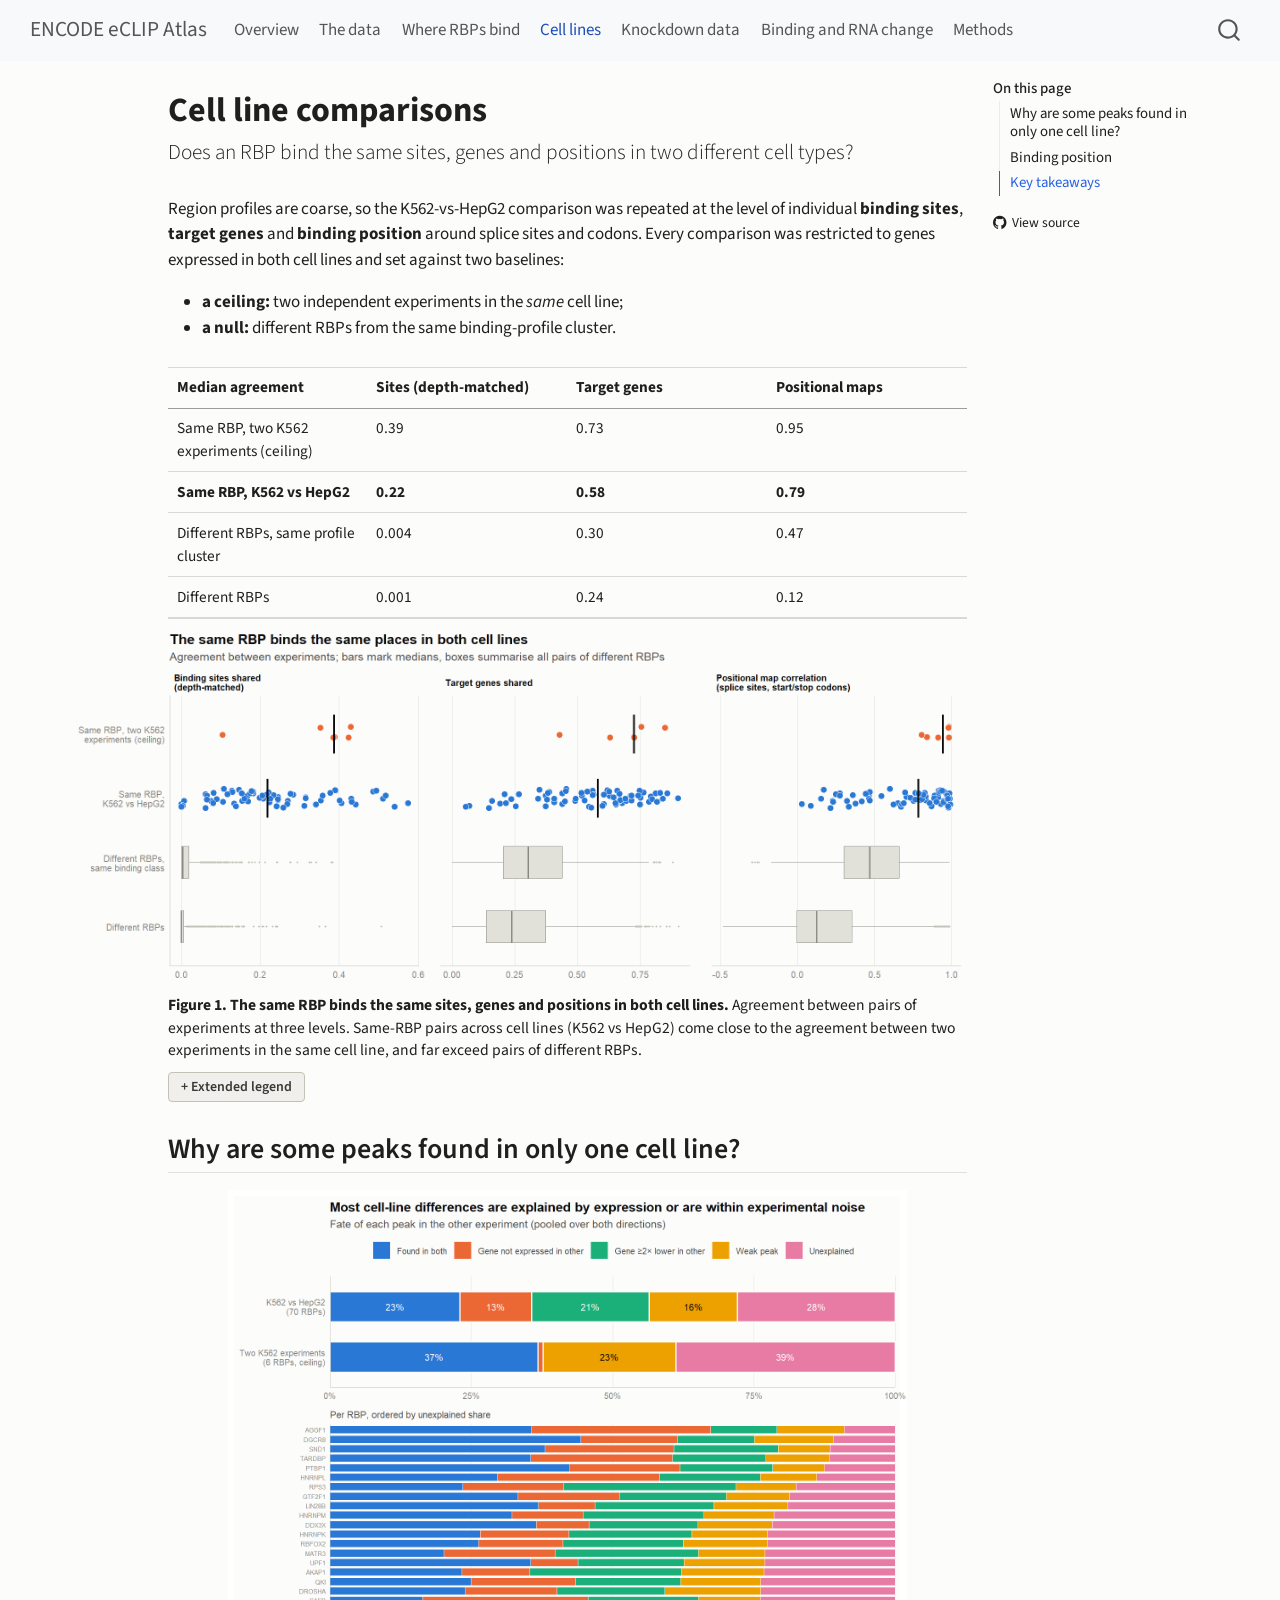
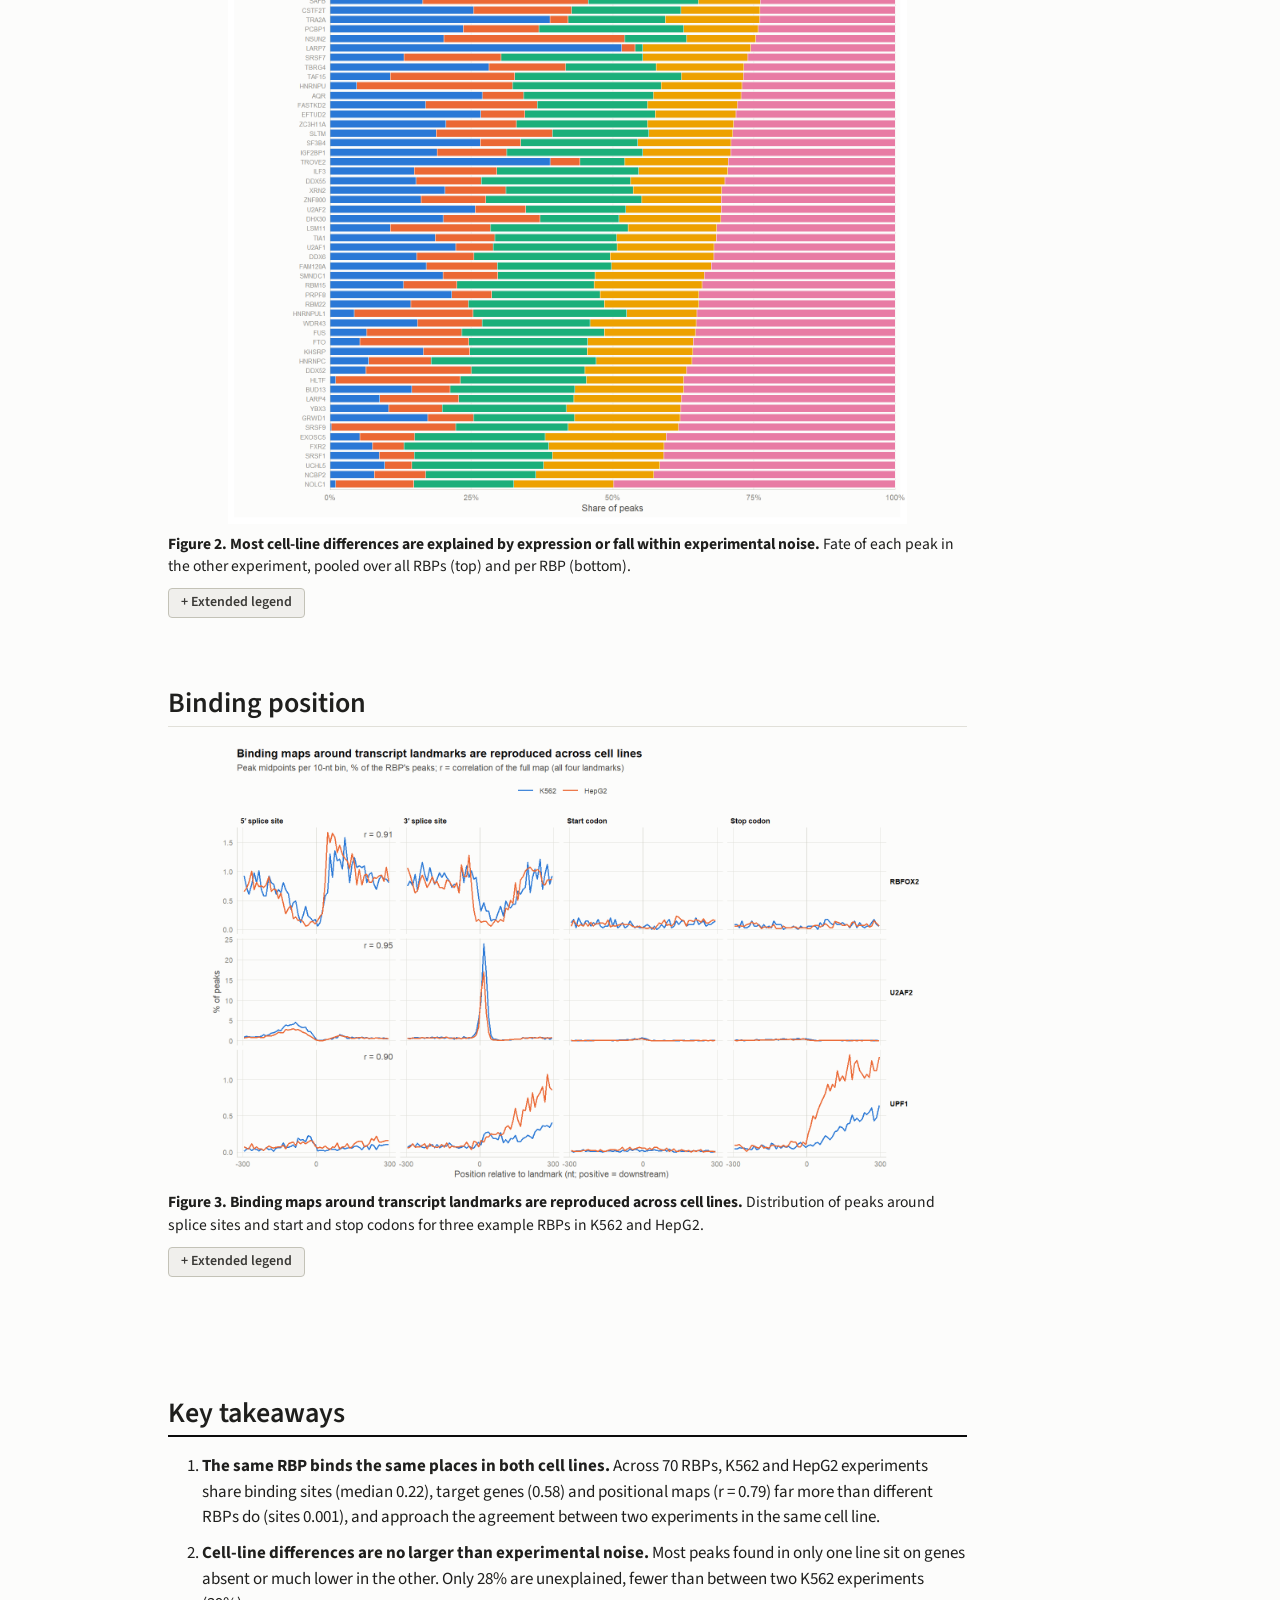
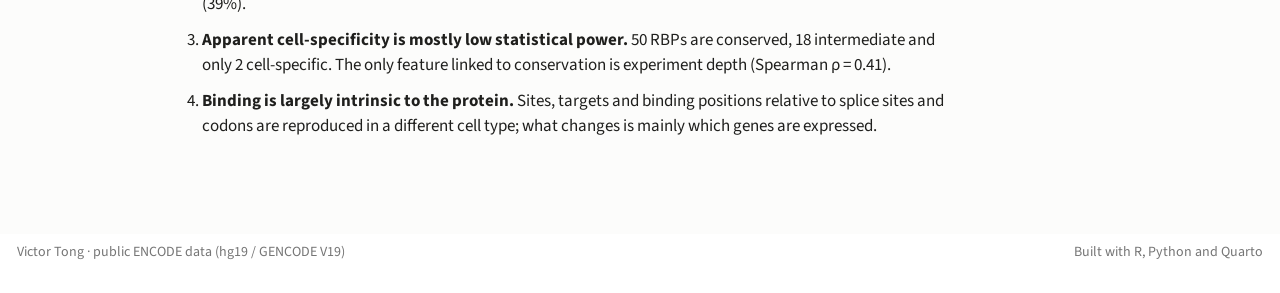
<file: report/cross-cell.html>
<!DOCTYPE html>
<html xmlns="http://www.w3.org/1999/xhtml" lang="en" xml:lang="en"><head>

<meta charset="utf-8">
<meta name="generator" content="quarto-1.11.9">

<meta name="viewport" content="width=device-width, initial-scale=1.0, user-scalable=yes">


<title>Cell line comparisons – ENCODE eCLIP Atlas</title>
<style>
/* Default styles provided by pandoc.
** See https://pandoc.org/MANUAL.html#variables-for-html for config info.
*/
span.smallcaps{font-variant: small-caps;}
div.columns{display: flex; gap: 1.5em;}
div.column{flex: auto;}
@media screen {
div.columns{gap: min(4vw, 1.5em);}
div.column{overflow-x: auto;}
}
div.hanging-indent{margin-left: 1.5em; text-indent: -1.5em;}
ul.task-list{list-style: none;}
ul.task-list li input[type="checkbox"] {
  width: 0.8em;
  margin: 0 0.8em 0.2em -1em; /* quarto-specific, see https://github.com/quarto-dev/quarto-cli/issues/4556 */ 
  vertical-align: middle;
}
</style>


<script src="../site_libs/quarto-nav/quarto-nav.js"></script>
<script src="../site_libs/quarto-nav/headroom.min.js"></script>
<script src="../site_libs/clipboard/clipboard.min.js"></script>
<script src="../site_libs/quarto-search/autocomplete.umd.js"></script>
<script src="../site_libs/quarto-search/fuse.min.js"></script>
<script src="../site_libs/quarto-search/quarto-search.js"></script>
<meta name="quarto:offset" content="../">
<script src="../site_libs/quarto-html/quarto.js" type="module"></script>
<script src="../site_libs/quarto-html/tabsets/tabsets.js" type="module"></script>
<script src="../site_libs/quarto-html/scrollable-regions/scrollable-regions.js" type="module"></script>
<script src="../site_libs/quarto-html/popper.min.js"></script>
<script src="../site_libs/quarto-html/tippy.umd.min.js"></script>
<script src="../site_libs/quarto-html/anchor.min.js"></script>
<link href="../site_libs/quarto-html/tippy.css" rel="stylesheet">
<link href="../site_libs/quarto-html/quarto-syntax-highlighting-63b5708e65d6cd79cd7618c58d0c21e7.css" rel="stylesheet" id="quarto-text-highlighting-styles">
<script src="../site_libs/bootstrap/bootstrap.min.js"></script>
<link href="../site_libs/bootstrap/bootstrap-icons.css" rel="stylesheet">
<link href="../site_libs/bootstrap/bootstrap-48eea8e06ff06eb442a2daacfce5ac08.min.css" rel="stylesheet" append-hash="true" id="quarto-bootstrap" data-mode="light">
<script id="quarto-search-options" type="application/json">{
  "location": "navbar",
  "copy-button": false,
  "collapse-after": 3,
  "panel-placement": "end",
  "type": "overlay",
  "limit": 50,
  "keyboard-shortcut": [
    "f",
    "/",
    "s"
  ],
  "show-item-context": false,
  "language": {
    "search-no-results-text": "No results",
    "search-matching-documents-text": "matching documents",
    "search-copy-link-title": "Copy link to search",
    "search-hide-matches-text": "Hide additional matches",
    "search-more-match-text": "more match in this document",
    "search-more-matches-text": "more matches in this document",
    "search-clear-button-title": "Clear",
    "search-text-placeholder": "",
    "search-detached-cancel-button-title": "Cancel",
    "search-submit-button-title": "Submit",
    "search-label": "Search"
  }
}</script>


<link rel="stylesheet" href="../report/report.css">
</head>

<body class="nav-fixed quarto-light"><a id="quarto-skip-link" class="visually-hidden-focusable" href="#quarto-document-content">Skip to main content</a>

<div id="quarto-search-results"></div>
  <header id="quarto-header" class="headroom fixed-top">
    <nav class="navbar navbar-expand-lg " data-bs-theme="dark" aria-label="Site">
      <div class="navbar-container container-fluid">
      <div class="navbar-brand-container mx-auto">
    <a class="navbar-brand" href="../index.html">
    <span class="navbar-title">ENCODE eCLIP Atlas</span>
    </a>
  </div>
          <button class="navbar-toggler" type="button" data-bs-toggle="collapse" data-bs-target="#navbarCollapse" aria-controls="navbarCollapse" aria-expanded="false" aria-label="Toggle navigation" onclick="if (window.quartoToggleHeadroom) { window.quartoToggleHeadroom(); }">
  <span class="navbar-toggler-icon"></span>
</button>
          <div class="collapse navbar-collapse" id="navbarCollapse">
            <ul class="navbar-nav navbar-nav-scroll me-auto">
  <li class="nav-item">
    <a class="nav-link" href="../index.html"> 
<span class="menu-text">Overview</span></a>
  </li>  
  <li class="nav-item">
    <a class="nav-link" href="../report/data.html"> 
<span class="menu-text">The data</span></a>
  </li>  
  <li class="nav-item">
    <a class="nav-link" href="../report/binding.html"> 
<span class="menu-text">Where RBPs bind</span></a>
  </li>  
  <li class="nav-item">
    <a class="nav-link active" href="../report/cross-cell.html" aria-current="page"> 
<span class="menu-text">Cell lines</span></a>
  </li>  
  <li class="nav-item">
    <a class="nav-link" href="../report/knockdown.html"> 
<span class="menu-text">Knockdown data</span></a>
  </li>  
  <li class="nav-item">
    <a class="nav-link" href="../report/expression.html"> 
<span class="menu-text">Binding and RNA change</span></a>
  </li>  
  <li class="nav-item">
    <a class="nav-link" href="../report/methods.html"> 
<span class="menu-text">Methods</span></a>
  </li>  
</ul>
          </div> <!-- /navcollapse -->
            <div class="quarto-navbar-tools">
</div>
            <div id="quarto-search" class="" title="Search"></div>
      </div> <!-- /container-fluid -->
    </nav>
</header>
<!-- content -->
<div id="quarto-content" class="quarto-container page-columns page-rows-contents page-layout-article page-navbar">
<!-- sidebar -->
<!-- margin-sidebar -->
    <div id="quarto-margin-sidebar" class="sidebar margin-sidebar">
        <nav id="TOC" role="doc-toc" aria-labelledby="toc-title" class="toc-active">
    <h2 id="toc-title">On this page</h2>
   
  <ul>
  <li><a href="#why-are-some-peaks-found-in-only-one-cell-line" id="toc-why-are-some-peaks-found-in-only-one-cell-line" class="nav-link active" data-scroll-target="#why-are-some-peaks-found-in-only-one-cell-line">Why are some peaks found in only one cell line?</a></li>
  <li><a href="#binding-position" id="toc-binding-position" class="nav-link" data-scroll-target="#binding-position">Binding position</a></li>
  <li><a href="#key-takeaways" id="toc-key-takeaways" class="nav-link" data-scroll-target="#key-takeaways">Key takeaways</a></li>
  </ul>
<div class="toc-actions"><ul><li><a href="https://github.com/VictorTong7/encode-eclip-atlas/blob/main/analysis/report/cross-cell.qmd" class="toc-action"><i class="bi bi-github"></i>View source</a></li></ul></div></nav>
    </div>
<!-- main -->
<main class="content page-columns page-full" id="quarto-document-content" tabindex="-1">

<header id="title-block-header" class="quarto-title-block default">
<div class="quarto-title">
<h1 class="title">Cell line comparisons</h1>
<p class="subtitle lead">Does an RBP bind the same sites, genes and positions in two different cell types?</p>
</div>



<div class="quarto-title-meta">

    
  
    
  </div>
  


</header>


<p>Region profiles are coarse, so the K562-vs-HepG2 comparison was repeated at the level of individual <strong>binding sites</strong>, <strong>target genes</strong> and <strong>binding position</strong> around splice sites and codons. Every comparison was restricted to genes expressed in both cell lines and set against two baselines:</p>
<ul>
<li><strong>a ceiling:</strong> two independent experiments in the <em>same</em> cell line;</li>
<li><strong>a null:</strong> different RBPs from the same binding-profile cluster.</li>
</ul>
<table class="caption-top table">
<colgroup>
<col style="width: 25%">
<col style="width: 25%">
<col style="width: 25%">
<col style="width: 25%">
</colgroup>
<thead>
<tr class="header">
<th>Median agreement</th>
<th>Sites (depth-matched)</th>
<th>Target genes</th>
<th>Positional maps</th>
</tr>
</thead>
<tbody>
<tr class="odd">
<td>Same RBP, two K562 experiments (ceiling)</td>
<td>0.39</td>
<td>0.73</td>
<td>0.95</td>
</tr>
<tr class="even">
<td><strong>Same RBP, K562 vs HepG2</strong></td>
<td><strong>0.22</strong></td>
<td><strong>0.58</strong></td>
<td><strong>0.79</strong></td>
</tr>
<tr class="odd">
<td>Different RBPs, same profile cluster</td>
<td>0.004</td>
<td>0.30</td>
<td>0.47</td>
</tr>
<tr class="even">
<td>Different RBPs</td>
<td>0.001</td>
<td>0.24</td>
<td>0.12</td>
</tr>
</tbody>
</table>
<div class="quarto-figure quarto-figure-center page-columns page-full">
<figure class="figure page-columns page-full">
<p class="page-columns page-full"><img src="../results/figures/fig2a_sharing.png" class="img-fluid figure-img column-page-left"></p>
<figcaption><strong>Figure 1. The same RBP binds the same sites, genes and positions in both cell lines.</strong> Agreement between pairs of experiments at three levels. Same-RBP pairs across cell lines (K562 vs HepG2) come close to the agreement between two experiments in the same cell line, and far exceed pairs of different RBPs.</figcaption>
</figure>
</div>
<details class="legend-more">
<summary>
Extended legend
</summary>
<ul>
<li><strong>RBPs:</strong> the 70 RBPs with ≥ 100 peaks in both K562 and HepG2. Each uses its primary experiment (most peaks) per cell line.</li>
<li><strong>Comparisons (rows):</strong>
<ul>
<li>same RBP, K562 vs HepG2 (n = 70);</li>
<li>ceiling: same RBP, two independent K562 experiments (n = 6);</li>
<li>different RBPs from the same Aim 1 binding-profile cluster, labelled “same binding class” (n = 737 pairs);</li>
<li>all other pairs of different RBPs (n = 4,093).</li>
</ul></li>
<li><strong>Display:</strong> points and bars (medians) for the two same-RBP comparisons; boxes summarise the different-RBP pairs.</li>
<li><strong>Gene universe:</strong> only peaks on genes expressed in both lines (median control TPM ≥ 1 in each; small ncRNAs always included).</li>
<li><strong>Sites shared (depth-matched):</strong>
<ul>
<li>Both peak sets are cut to the strongest <em>n</em> peaks, where <em>n</em> is the size of the smaller set.</li>
<li>The value is the mean of the two directional shared fractions.</li>
<li>Peaks within 50 nt (midpoint to midpoint) count as the same site.</li>
<li>Depth matching removes the bias from unequal peak counts.</li>
</ul></li>
<li><strong>Target genes shared:</strong> genes bound in both, divided by the number bound in the smaller set.</li>
<li><strong>Positional map correlation:</strong>
<ul>
<li>A map is the share of the RBP’s peak midpoints in 10-nt bins within ±300 nt of 5′ and 3′ splice sites and start and stop codons.</li>
<li>The value is the Pearson correlation of the full concatenated map.</li>
<li>Computed only when both experiments have ≥ 30 peaks near landmarks (69 of 70 same-RBP pairs).</li>
</ul></li>
</ul>
<p>Script: <code>analysis/R/05b_cross_cell_binding.R</code> (statistics), <code>analysis/R/05c_cross_cell_figures.R</code> (figure); data: <code>analysis/results/tables/cross_cell_pairs.tsv</code>, <code>cross_cell_null_pairs.tsv</code>.</p>
</details>
<section id="why-are-some-peaks-found-in-only-one-cell-line" class="level2">
<h2 class="anchored" data-anchor-id="why-are-some-peaks-found-in-only-one-cell-line">Why are some peaks found in only one cell line?</h2>
<div class="quarto-figure quarto-figure-center">
<figure class="figure">
<p><img src="../results/figures/fig2b_difference_decomposition.png" class="img-fluid figure-img" style="width:85.0%"></p>
<figcaption><strong>Figure 2. Most cell-line differences are explained by expression or fall within experimental noise.</strong> Fate of each peak in the other experiment, pooled over all RBPs (top) and per RBP (bottom).</figcaption>
</figure>
</div>
<details class="legend-more">
<summary>
Extended legend
</summary>
<ul>
<li><strong>Peaks:</strong> every peak on an annotated gene, classified by what happens to it in the other experiment. Rules are applied in this order:
<ol type="1">
<li><em>found in both</em>: a peak within 50 nt in the other experiment;</li>
<li><em>gene not expressed in the other line</em>: median TPM &lt; 1 there;</li>
<li><em>gene ≥ 2× lower in the other line</em>;</li>
<li><em>weak peak</em>: in the bottom third of the experiment’s peaks by enrichment;</li>
<li><em>unexplained</em>: none of the above.</li>
</ol>
Small ncRNAs are exempt from the expression rules.</li>
<li><strong>Top:</strong> pooled over both directions.
<ul>
<li>K562 vs HepG2: 611,532 peaks from 70 RBPs.</li>
<li>Two K562 experiments (ceiling): 44,896 peaks from 6 RBPs.</li>
</ul></li>
<li><strong>Bottom:</strong> the same breakdown per RBP for K562 vs HepG2, ordered by unexplained share.</li>
<li><strong>Result:</strong> across cell lines, 13% of peaks sit on genes not expressed in the other line and 21% on genes ≥ 2× lower there. 28% are unexplained, against 39% between two K562 experiments.</li>
</ul>
<p>Script: <code>analysis/R/05b_cross_cell_binding.R</code>, <code>analysis/R/05c_cross_cell_figures.R</code>; data: <code>analysis/results/tables/cross_cell_decomposition.tsv</code>.</p>
</details>
</section>
<section id="binding-position" class="level2">
<h2 class="anchored" data-anchor-id="binding-position">Binding position</h2>
<div class="quarto-figure quarto-figure-center">
<figure class="figure">
<p><img src="../results/figures/fig2c_binding_maps.png" class="img-fluid figure-img" style="width:90.0%"></p>
<figcaption><strong>Figure 3. Binding maps around transcript landmarks are reproduced across cell lines.</strong> Distribution of peaks around splice sites and start and stop codons for three example RBPs in K562 and HepG2.</figcaption>
</figure>
</div>
<details class="legend-more">
<summary>
Extended legend
</summary>
<ul>
<li><strong>Examples:</strong> RBFOX2 (splicing regulator), U2AF2 (3′ splice-site factor) and UPF1 (3′UTR / decay factor), one row each.</li>
<li><strong>Columns:</strong> the four landmarks.
<ul>
<li>5′ and 3′ splice sites: the first and last base of each intron;</li>
<li>start and stop codons: the first and last CDS base.</li>
</ul></li>
<li><strong>x-axis:</strong> position relative to the landmark (nt; positive = downstream on the transcript).</li>
<li><strong>y-axis:</strong> percentage of the RBP’s peak midpoints in each 10-nt bin.</li>
<li><strong>r:</strong> Pearson correlation of the full map (all four landmarks) between cell lines: RBFOX2 0.91, U2AF2 0.95, UPF1 0.90.</li>
<li><strong>Landmarks:</strong> taken from GENCODE V19 basic transcripts.</li>
</ul>
<p>Script: <code>analysis/R/05b_cross_cell_binding.R</code>, <code>analysis/R/05c_cross_cell_figures.R</code>.</p>
</details>
</section>
<section id="key-takeaways" class="level2">
<h2 class="anchored" data-anchor-id="key-takeaways">Key takeaways</h2>
<ol type="1">
<li><strong>The same RBP binds the same places in both cell lines.</strong> Across 70 RBPs, K562 and HepG2 experiments share binding sites (median 0.22), target genes (0.58) and positional maps (r = 0.79) far more than different RBPs do (sites 0.001), and approach the agreement between two experiments in the same cell line.</li>
<li><strong>Cell-line differences are no larger than experimental noise.</strong> Most peaks found in only one line sit on genes absent or much lower in the other. Only 28% are unexplained, fewer than between two K562 experiments (39%).</li>
<li><strong>Apparent cell-specificity is mostly low statistical power.</strong> 50 RBPs are conserved, 18 intermediate and only 2 cell-specific. The only feature linked to conservation is experiment depth (Spearman ρ = 0.41).</li>
<li><strong>Binding is largely intrinsic to the protein.</strong> Sites, targets and binding positions relative to splice sites and codons are reproduced in a different cell type; what changes is mainly which genes are expressed.</li>
</ol>


</section>

</main> <!-- /main -->
<script id="quarto-html-after-body" type="application/javascript">
  window.document.addEventListener("DOMContentLoaded", function (event) {
    const icon = "";
    const anchorJS = new window.AnchorJS();
    anchorJS.options = {
      placement: 'right',
      icon: icon
    };
    anchorJS.add('.anchored');
    const isCodeAnnotation = (el) => {
      for (const clz of el.classList) {
        if (clz.startsWith('code-annotation-')) {                     
          return true;
        }
      }
      return false;
    }
    const onCopySuccess = function(e) {
      // button target
      const button = e.trigger;
      // don't keep focus
      button.blur();
      // flash "checked"
      button.classList.add('code-copy-button-checked');
      var currentTitle = button.getAttribute("title");
      button.setAttribute("title", "Copied!");
      let tooltip;
      if (window.bootstrap) {
        button.setAttribute("data-bs-toggle", "tooltip");
        button.setAttribute("data-bs-placement", "left");
        button.setAttribute("data-bs-title", "Copied!");
        tooltip = new bootstrap.Tooltip(button, 
          { trigger: "manual", 
            customClass: "code-copy-button-tooltip",
            offset: [0, -8]});
        tooltip.show();    
      }
      setTimeout(function() {
        if (tooltip) {
          tooltip.hide();
          button.removeAttribute("data-bs-title");
          button.removeAttribute("data-bs-toggle");
          button.removeAttribute("data-bs-placement");
        }
        button.setAttribute("title", currentTitle);
        button.classList.remove('code-copy-button-checked');
      }, 1000);
      // clear code selection
      e.clearSelection();
    }
    const getTextToCopy = function(trigger) {
      const outerScaffold = trigger.parentElement.cloneNode(true);
      const codeEl = outerScaffold.querySelector('code');
      for (const childEl of codeEl.children) {
        if (isCodeAnnotation(childEl)) {
          childEl.remove();
        }
      }
      return codeEl.innerText;
    }
    const clipboard = new window.ClipboardJS('.code-copy-button:not([data-in-quarto-modal])', {
      text: getTextToCopy
    });
    clipboard.on('success', onCopySuccess);
    if (window.document.getElementById('quarto-embedded-source-code-modal')) {
      const clipboardModal = new window.ClipboardJS('.code-copy-button[data-in-quarto-modal]', {
        text: getTextToCopy,
        container: window.document.getElementById('quarto-embedded-source-code-modal')
      });
      clipboardModal.on('success', onCopySuccess);
    }
      var localhostRegex = new RegExp(/^(?:http|https):\/\/localhost\:?[0-9]*\//);
      var mailtoRegex = new RegExp(/^mailto:/);
        var filterRegex = new RegExp("https:\/\/victortong7\.github\.io\/encode-eclip-atlas\/");
      var isInternal = (href) => {
          return filterRegex.test(href) || localhostRegex.test(href) || mailtoRegex.test(href);
      }
      // Inspect non-navigation links and adorn them if external
      window.quartoDecorateExternalLinks = function (root) {
     var links = (root || window.document).querySelectorAll('a[href]:not(.nav-link):not(.navbar-brand):not(.toc-action):not(.sidebar-link):not(.sidebar-item-toggle):not(.pagination-link):not(.no-external):not([aria-hidden]):not(.dropdown-item):not(.quarto-navigation-tool):not(.about-link)');
      for (var i=0; i<links.length; i++) {
        const link = links[i];
        if (!isInternal(link.href)) {
          // undo the damage that might have been done by quarto-nav.js in the case of
          // links that we want to consider external
          if (link.dataset.originalHref !== undefined) {
            link.href = link.dataset.originalHref;
          }
          if (!link.classList.contains('no-external-icon')) {
          }
        }
      }
      };
      window.quartoDecorateExternalLinks(window.document);
    // Esc closes the popup (WCAG 1.4.13) and focus leaving both trigger and
    // popup closes it (WCAG 2.4.11); tippy handles neither for interactive popups.
    const hideOnEscAndFocusOut = {
      name: 'hideOnEscAndFocusOut',
      defaultValue: true,
      fn(instance) {
        const dismiss = () => {
          // A show scheduled by the trigger delay would otherwise reopen it
          instance.clearDelayTimeouts();
          instance.hide();
        };
        const onKeyDown = (event) => {
          if (event.key !== 'Escape') {
            return;
          }
          // Keep Esc from also reaching page handlers (e.g. reveal.js overview),
          // except an open reveal.js slide menu, which Esc should close too.
          // The menu handles keys only when its keyboard option is on.
          const menuHandlesEsc = window.Reveal?.getPlugin?.('menu')?.isOpen() &&
            window.Reveal.getConfig().menu?.keyboard !== false;
          if (!menuHandlesEsc) {
            event.stopPropagation();
          }
          if (instance.popper.contains(window.document.activeElement)) {
            // Disabled while refocusing so the focus trigger does not reopen it
            instance.disable();
            instance.reference.focus();
            instance.enable();
          }
          dismiss();
        };
        const onFocusOut = (event) => {
          const target = event.relatedTarget;
          if (target && !instance.reference.contains(target) &&
              !instance.popper.contains(target)) {
            dismiss();
          }
        };
        // On the trigger too: a click trigger (code-annotations: select) has no
        // blur handling. Attached for the instance's lifetime so leaving the
        // trigger also cancels a show still pending on the trigger delay.
        instance.reference.addEventListener('focusout', onFocusOut);
        return {
          onShow() {
            window.document.addEventListener('keydown', onKeyDown, true);
            instance.popper.addEventListener('focusout', onFocusOut);
          },
          onHide() {
            window.document.removeEventListener('keydown', onKeyDown, true);
            instance.popper.removeEventListener('focusout', onFocusOut);
          },
          onDestroy() {
            instance.reference.removeEventListener('focusout', onFocusOut);
          },
        };
      },
    };
    function tippyHover(el, contentFn, onTriggerFn, onUntriggerFn) {
      const config = {
        allowHTML: true,
        maxWidth: 500,
        delay: 100,
        arrow: false,
        appendTo: function(el) {
            return el.parentElement;
        },
        interactive: true,
        interactiveBorder: 10,
        theme: 'quarto',
        placement: 'bottom-start',
        plugins: [hideOnEscAndFocusOut],
      };
      if (contentFn) {
        config.content = contentFn;
      }
      if (onTriggerFn) {
        config.onTrigger = onTriggerFn;
      }
      if (onUntriggerFn) {
        config.onUntrigger = onUntriggerFn;
      }
      window.tippy(el, config); 
    }
    const noterefs = window.document.querySelectorAll('a[role="doc-noteref"]');
    for (var i=0; i<noterefs.length; i++) {
      const ref = noterefs[i];
      tippyHover(ref, function() {
        // use id or data attribute instead here
        let href = ref.getAttribute('data-footnote-href') || ref.getAttribute('href');
        try { href = new URL(href).hash; } catch {}
        const id = href.replace(/^#\/?/, "");
        const note = window.document.getElementById(id);
        if (note) {
          return note.innerHTML;
        } else {
          return "";
        }
      });
    }
    const xrefs = window.document.querySelectorAll('a.quarto-xref');
    const processXRef = (id, note) => {
      // Strip column container classes
      const stripColumnClz = (el) => {
        el.classList.remove("page-full", "page-columns");
        if (el.children) {
          for (const child of el.children) {
            stripColumnClz(child);
          }
        }
      }
      stripColumnClz(note)
      if (id === null || id.startsWith('sec-')) {
        // Special case sections, only their first couple elements
        const container = document.createElement("div");
        if (note.children && note.children.length > 2) {
          container.appendChild(note.children[0].cloneNode(true));
          for (let i = 1; i < note.children.length; i++) {
            const child = note.children[i];
            if (child.tagName === "P" && child.innerText === "") {
              continue;
            } else {
              container.appendChild(child.cloneNode(true));
              break;
            }
          }
          if (window.Quarto?.typesetMath) {
            window.Quarto.typesetMath(container);
          }
          return container.innerHTML
        } else {
          if (window.Quarto?.typesetMath) {
            window.Quarto.typesetMath(note);
          }
          return note.innerHTML;
        }
      } else {
        // Remove any anchor links if they are present
        const anchorLink = note.querySelector('a.anchorjs-link');
        if (anchorLink) {
          anchorLink.remove();
        }
        if (window.Quarto?.typesetMath) {
          window.Quarto.typesetMath(note);
        }
        if (note.classList.contains("callout")) {
          return note.outerHTML;
        } else {
          return note.innerHTML;
        }
      }
    }
    for (var i=0; i<xrefs.length; i++) {
      const xref = xrefs[i];
      tippyHover(xref, undefined, function(instance) {
        instance.disable();
        let url = xref.getAttribute('href');
        let hash = undefined; 
        if (url.startsWith('#')) {
          hash = url;
        } else {
          try { hash = new URL(url).hash; } catch {}
        }
        if (hash) {
          const id = hash.replace(/^#\/?/, "");
          const note = window.document.getElementById(id);
          if (note !== null) {
            try {
              const html = processXRef(id, note.cloneNode(true));
              instance.setContent(html);
            } finally {
              instance.enable();
              instance.show();
            }
          } else {
            // See if we can fetch this
            fetch(url.split('#')[0])
            .then(res => res.text())
            .then(html => {
              const parser = new DOMParser();
              const htmlDoc = parser.parseFromString(html, "text/html");
              const note = htmlDoc.getElementById(id);
              if (note !== null) {
                const html = processXRef(id, note);
                instance.setContent(html);
              } 
            }).finally(() => {
              instance.enable();
              instance.show();
            });
          }
        } else {
          // See if we can fetch a full url (with no hash to target)
          // This is a special case and we should probably do some content thinning / targeting
          fetch(url)
          .then(res => res.text())
          .then(html => {
            const parser = new DOMParser();
            const htmlDoc = parser.parseFromString(html, "text/html");
            const note = htmlDoc.querySelector('main.content');
            if (note !== null) {
              // This should only happen for chapter cross references
              // (since there is no id in the URL)
              // remove the first header
              if (note.children.length > 0 && note.children[0].tagName === "HEADER") {
                note.children[0].remove();
              }
              const html = processXRef(null, note);
              instance.setContent(html);
            } 
          }).finally(() => {
            instance.enable();
            instance.show();
          });
        }
      }, function(instance) {
      });
    }
        let selectedAnnoteEl;
        const selectorForAnnotation = ( cell, annotation) => {
          let cellAttr = 'data-code-cell="' + cell + '"';
          let lineAttr = 'data-code-annotation="' +  annotation + '"';
          const selector = 'span[' + cellAttr + '][' + lineAttr + ']';
          return selector;
        }
        const selectCodeLines = (annoteEl) => {
          const doc = window.document;
          const targetCell = annoteEl.getAttribute("data-target-cell");
          const targetAnnotation = annoteEl.getAttribute("data-target-annotation");
          const annoteSpan = window.document.querySelector(selectorForAnnotation(targetCell, targetAnnotation));
          const lines = annoteSpan.getAttribute("data-code-lines").split(",");
          const lineIds = lines.map((line) => {
            return targetCell + "-" + line;
          })
          // Each band is positioned against its own containing block, which is
          // not the offsetParent of the lines, so place it from client rects.
          const placeBand = (band, firstEl, lastEl, codeBlock) => {
            const container = band.offsetParent;
            if (container === null) {
              return;
            }
            const containerRect = container.getBoundingClientRect();
            // Reveal.js scales slides with a transform, so convert client
            // pixels back to the CSS pixels of the container.
            const scale = containerRect.height / container.offsetHeight || 1;
            const firstRect = firstEl.getBoundingClientRect();
            const lastRect = lastEl.getBoundingClientRect();
            const top = (firstRect.top - containerRect.top) / scale - container.clientTop + container.scrollTop;
            const height = (lastRect.bottom - firstRect.top) / scale;
            band.style.top = top - 2 + "px";
            band.style.height = height + 4 + "px";
            if (codeBlock) {
              // Without the copy button wrapper, the containing block is wider
              // than the code block, so span the code block explicitly.
              const blockRect = codeBlock.getBoundingClientRect();
              band.style.left = (blockRect.left - containerRect.left) / scale - container.clientLeft + container.scrollLeft + "px";
              band.style.width = blockRect.width / scale + "px";
            }
          };
          if (lineIds.length > 0) {
            const el = window.document.getElementById(lineIds[0]);
            const lastEl = window.document.getElementById(lineIds[lineIds.length - 1]);
            const parent = el.parentElement.parentElement;
            // cook up a div (if necessary) and position it
            let div = window.document.getElementById("code-annotation-line-highlight");
            if (div === null) {
              div = window.document.createElement("div");
              div.setAttribute("id", "code-annotation-line-highlight");
              div.style.position = 'absolute';
              parent.appendChild(div);
            }
            placeBand(div, el, lastEl, parent.closest("div.sourceCode") || parent);
            let gutterDiv = window.document.getElementById("code-annotation-line-highlight-gutter");
            if (gutterDiv === null) {
              gutterDiv = window.document.createElement("div");
              gutterDiv.setAttribute("id", "code-annotation-line-highlight-gutter");
              gutterDiv.style.position = 'absolute';
              const codeCell = window.document.getElementById(targetCell);
              const gutter = codeCell.querySelector('.code-annotation-gutter');
              gutter.appendChild(gutterDiv);
            }
            placeBand(gutterDiv, el, lastEl);
            selectedAnnoteEl = annoteEl;
          }
        };
        const unselectCodeLines = () => {
          const elementsIds = ["code-annotation-line-highlight", "code-annotation-line-highlight-gutter"];
          elementsIds.forEach((elId) => {
            const div = window.document.getElementById(elId);
            if (div) {
              div.remove();
            }
          });
          selectedAnnoteEl = undefined;
        };
          // Handle positioning of the toggle
      window.addEventListener(
        "resize",
        throttle(() => {
          elRect = undefined;
          if (selectedAnnoteEl) {
            selectCodeLines(selectedAnnoteEl);
          }
        }, 10)
      );
      function throttle(fn, ms) {
      let throttle = false;
      let timer;
        return (...args) => {
          if(!throttle) { // first call gets through
              fn.apply(this, args);
              throttle = true;
          } else { // all the others get throttled
              if(timer) clearTimeout(timer); // cancel #2
              timer = setTimeout(() => {
                fn.apply(this, args);
                timer = throttle = false;
              }, ms);
          }
        };
      }
        // Attach click handler to the DT
        const annoteDls = window.document.querySelectorAll('dt[data-target-cell]');
        for (const annoteDlNode of annoteDls) {
          annoteDlNode.addEventListener('click', (event) => {
            const clickedEl = event.target;
            if (clickedEl !== selectedAnnoteEl) {
              unselectCodeLines();
              const activeEl = window.document.querySelector('dt[data-target-cell].code-annotation-active');
              if (activeEl) {
                activeEl.classList.remove('code-annotation-active');
              }
              selectCodeLines(clickedEl);
              clickedEl.classList.add('code-annotation-active');
            } else {
              // Unselect the line
              unselectCodeLines();
              clickedEl.classList.remove('code-annotation-active');
            }
          });
        }
    const findCites = (el) => {
      const parentEl = el.parentElement;
      if (parentEl) {
        const cites = parentEl.dataset.cites;
        if (cites) {
          return {
            el,
            cites: cites.split(' ')
          };
        } else {
          return findCites(el.parentElement)
        }
      } else {
        return undefined;
      }
    };
    var bibliorefs = window.document.querySelectorAll('a[role="doc-biblioref"]');
    for (var i=0; i<bibliorefs.length; i++) {
      const ref = bibliorefs[i];
      const citeInfo = findCites(ref);
      if (citeInfo) {
        tippyHover(citeInfo.el, function() {
          var popup = window.document.createElement('div');
          citeInfo.cites.forEach(function(cite) {
            var citeDiv = window.document.createElement('div');
            citeDiv.classList.add('hanging-indent');
            citeDiv.classList.add('csl-entry');
            var biblioDiv = window.document.getElementById('ref-' + cite);
            if (biblioDiv) {
              citeDiv.innerHTML = biblioDiv.innerHTML;
            }
            popup.appendChild(citeDiv);
          });
          return popup.innerHTML;
        });
      }
    }
  });
  </script>
  <script type="application/javascript">
  window.quartoScrollableRegionsLabels = {"code":"Scrollable code","output":"Scrollable output"};
  </script>
</div> <!-- /content -->
<footer class="footer">
  <div class="nav-footer">
    <div class="nav-footer-left">
<p>Victor Tong · public ENCODE data (hg19 / GENCODE V19)</p>
</div>   
    <div class="nav-footer-center">
      &nbsp;
    <div class="toc-actions d-sm-block d-md-none"><ul><li><a href="https://github.com/VictorTong7/encode-eclip-atlas/blob/main/analysis/report/cross-cell.qmd" class="toc-action"><i class="bi bi-github"></i>View source</a></li></ul></div></div>
    <div class="nav-footer-right">
<p>Built with R, Python and Quarto</p>
</div>
  </div>
</footer>




</body></html>
</file>
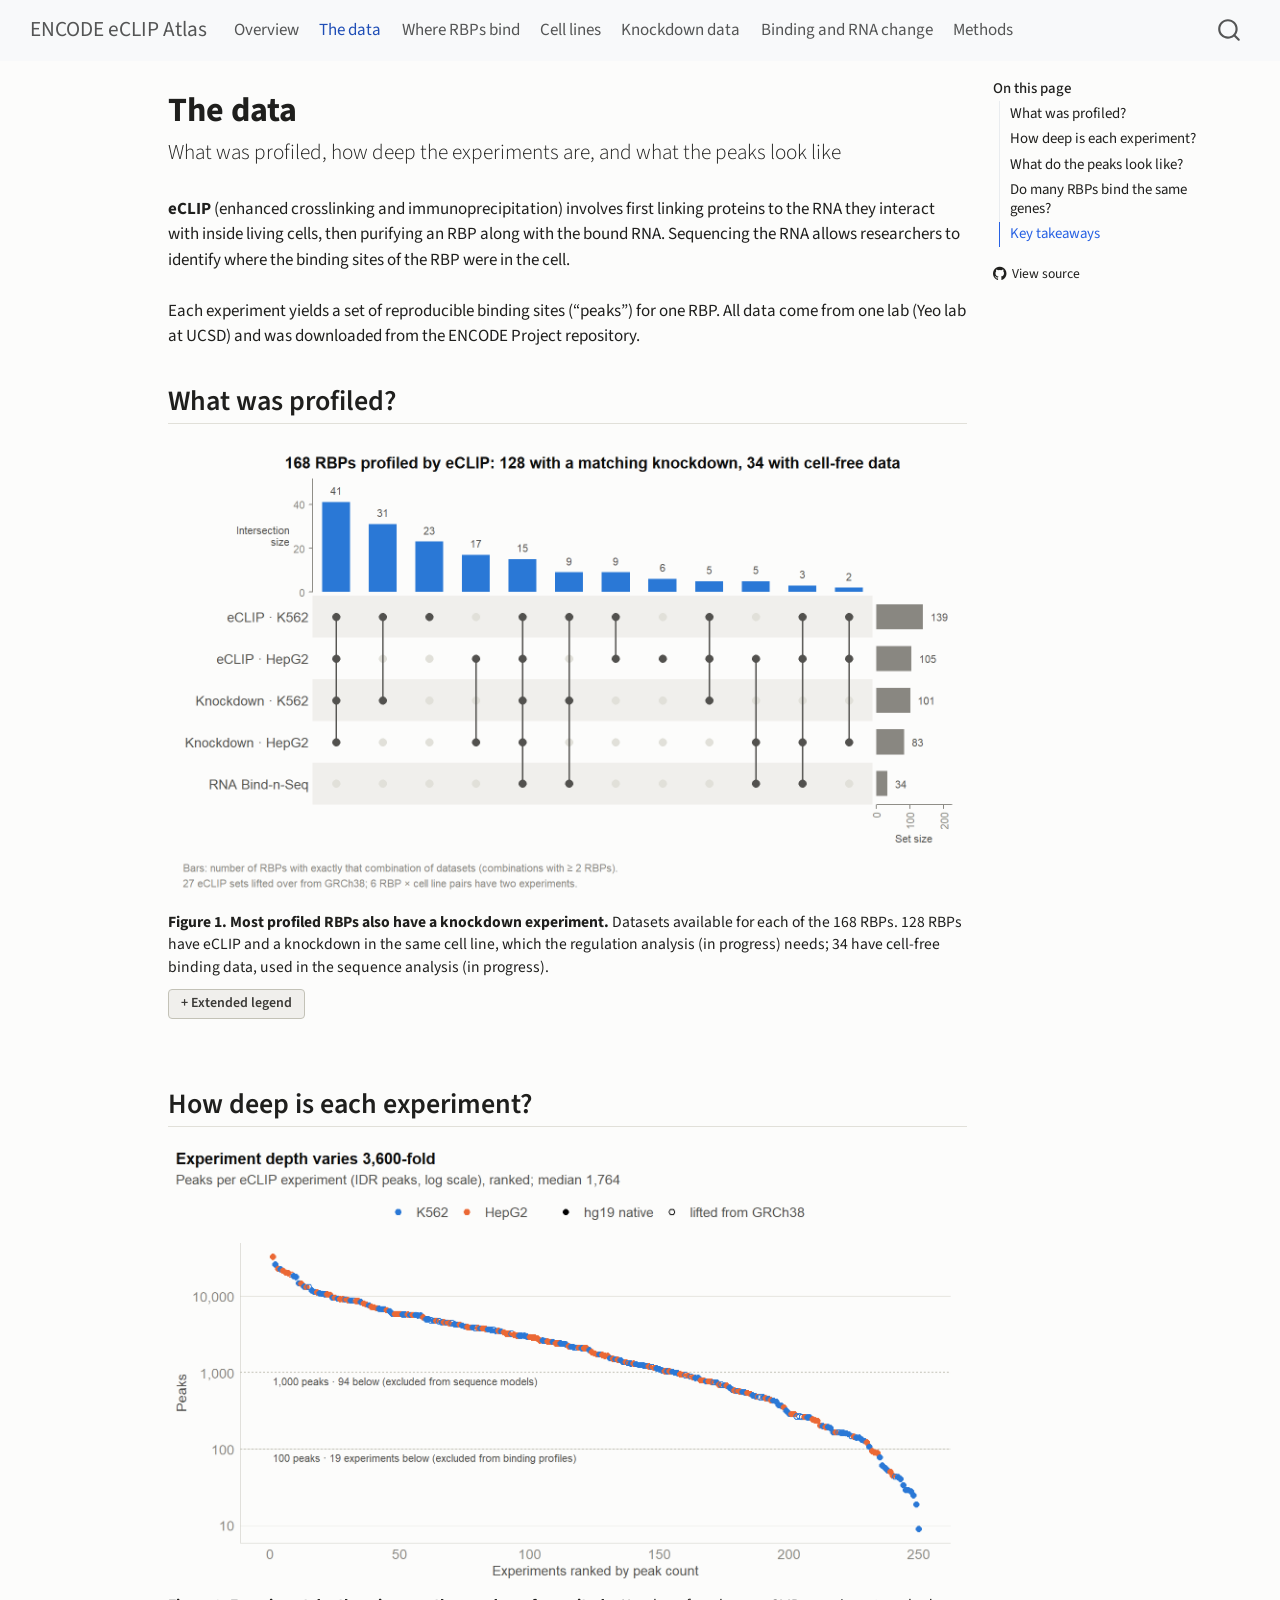
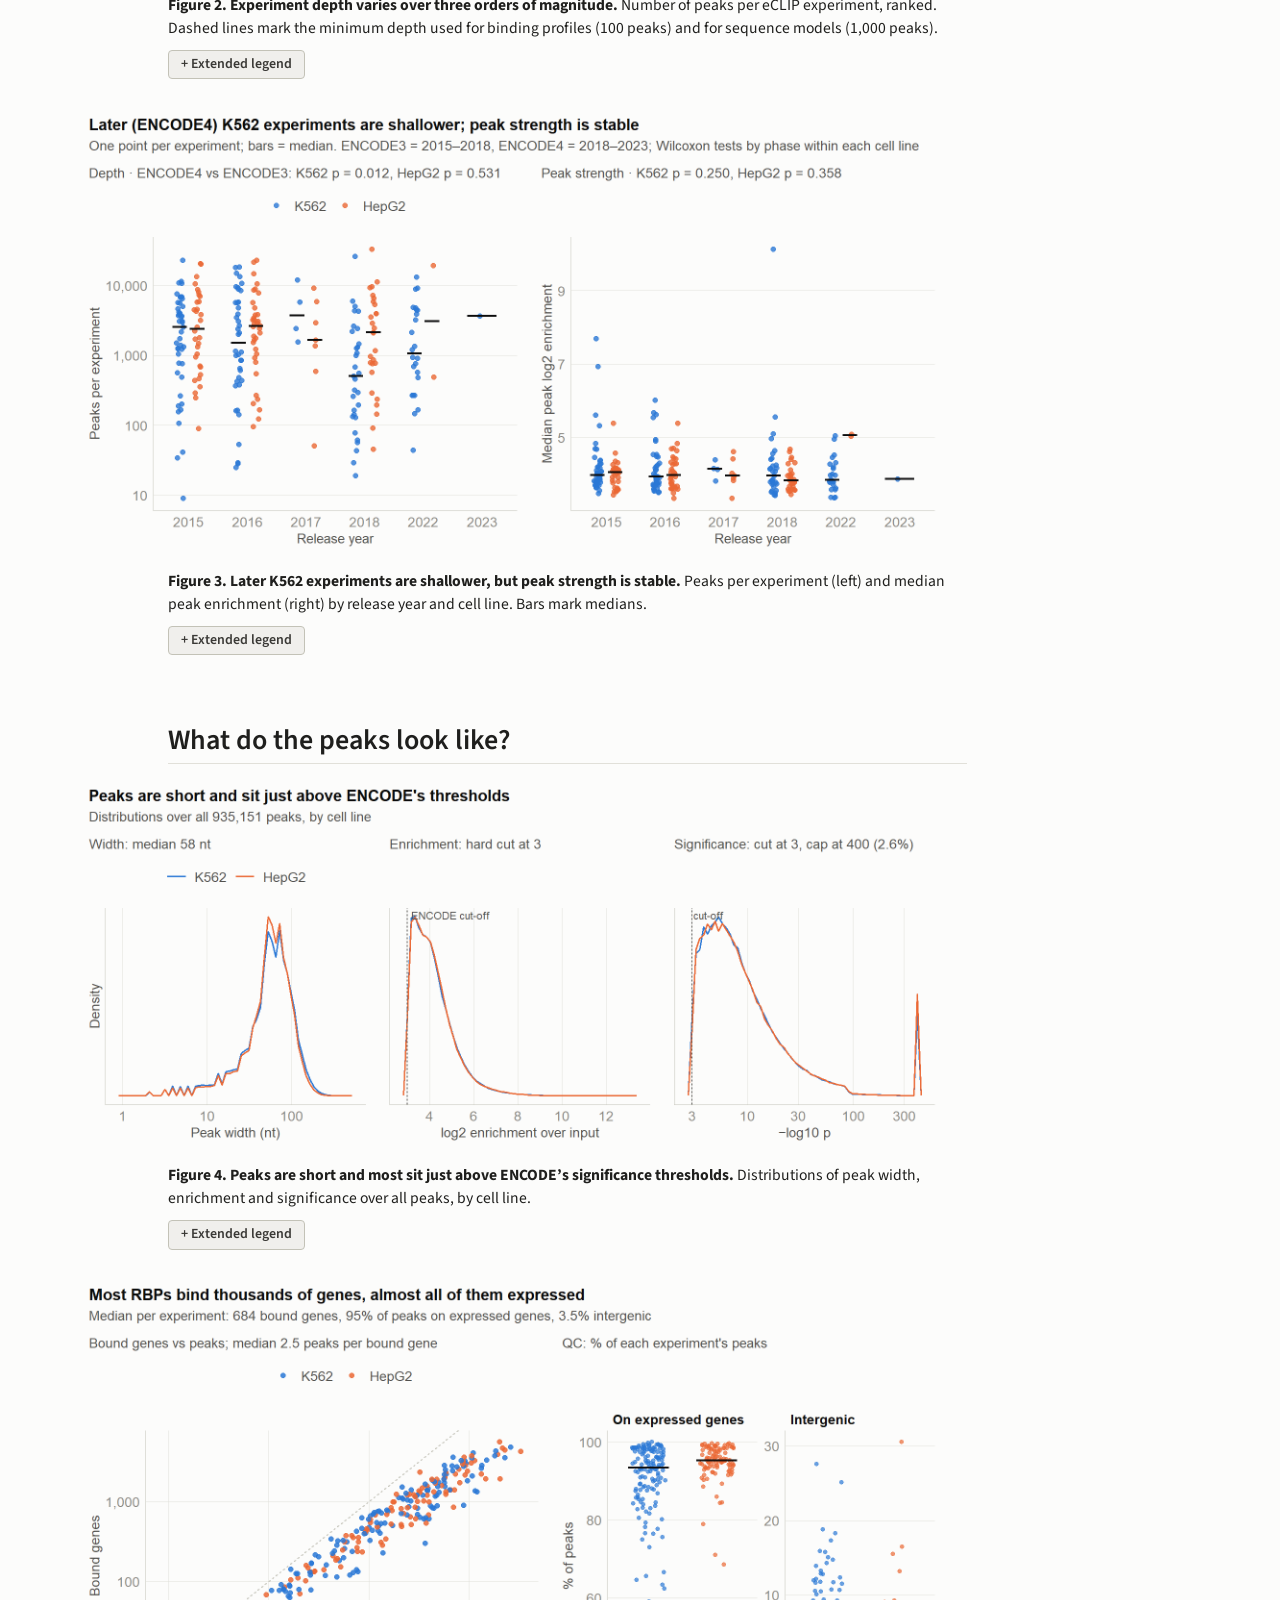
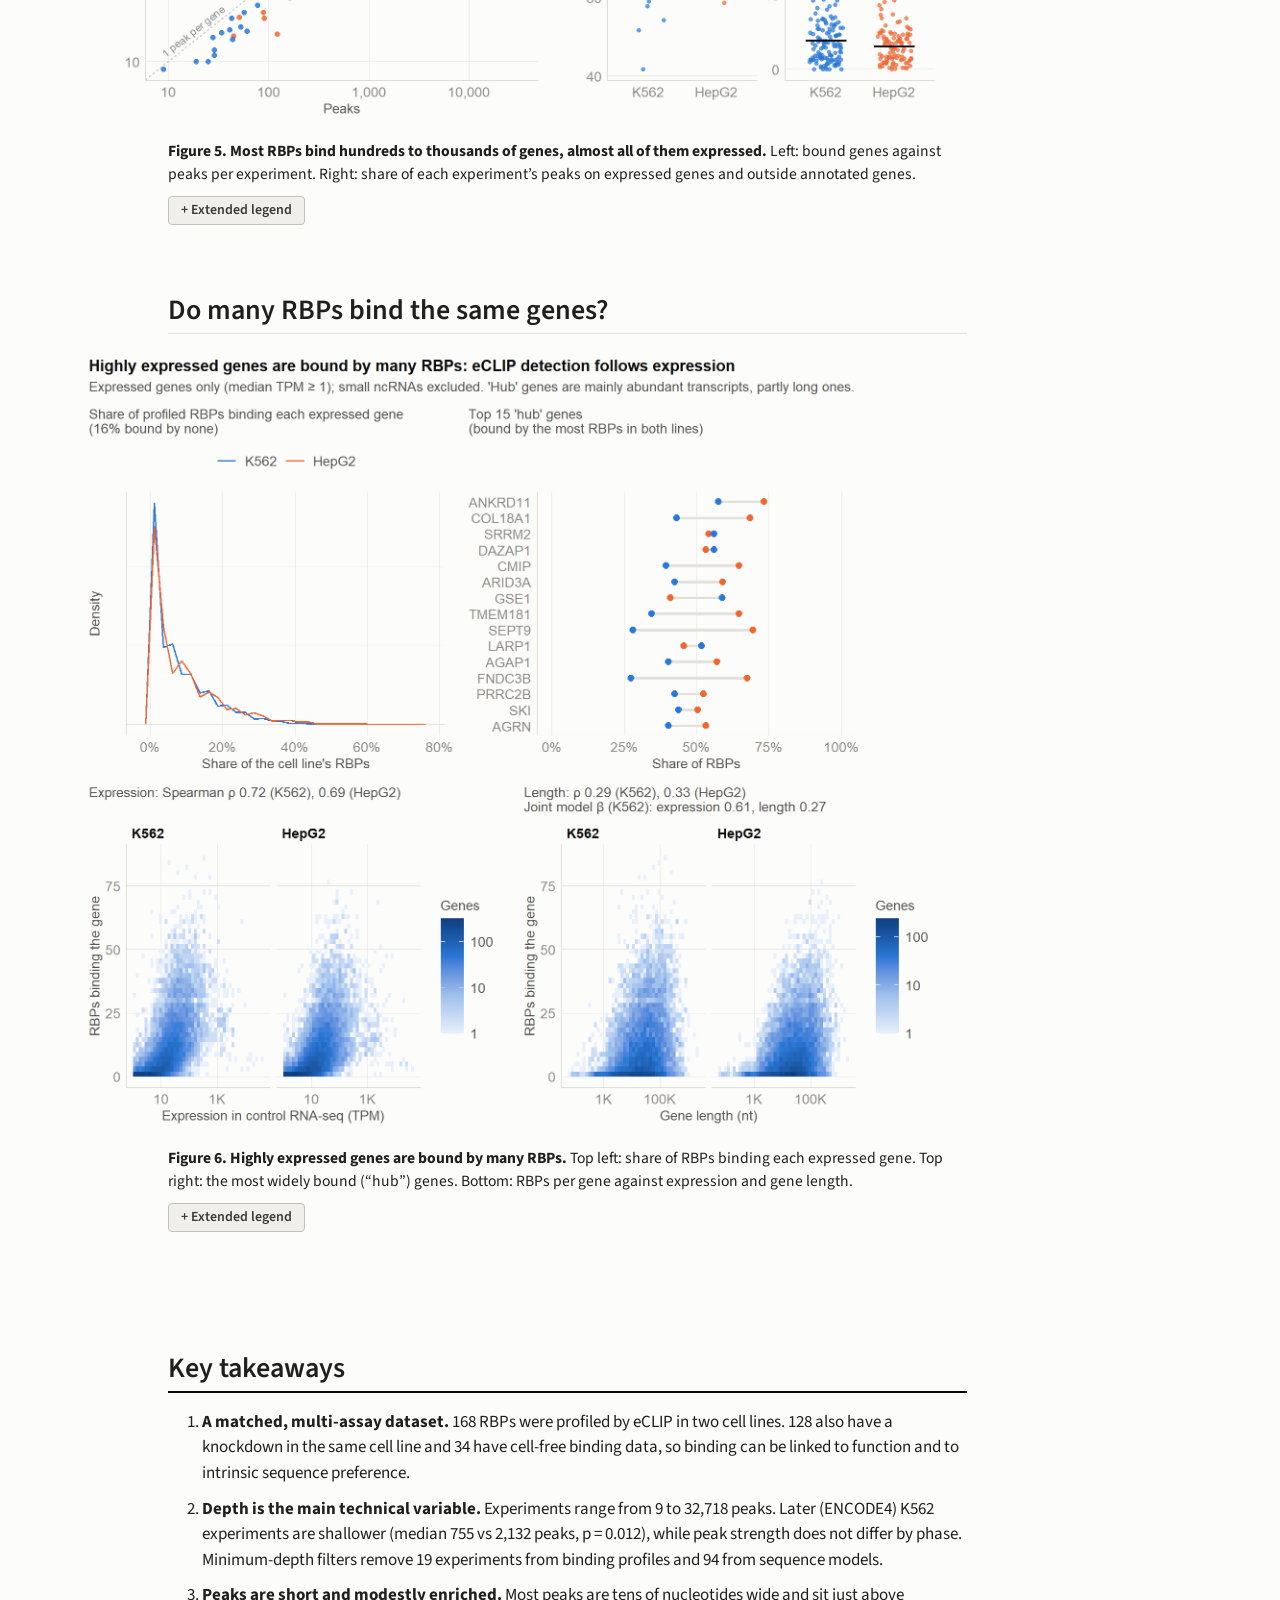
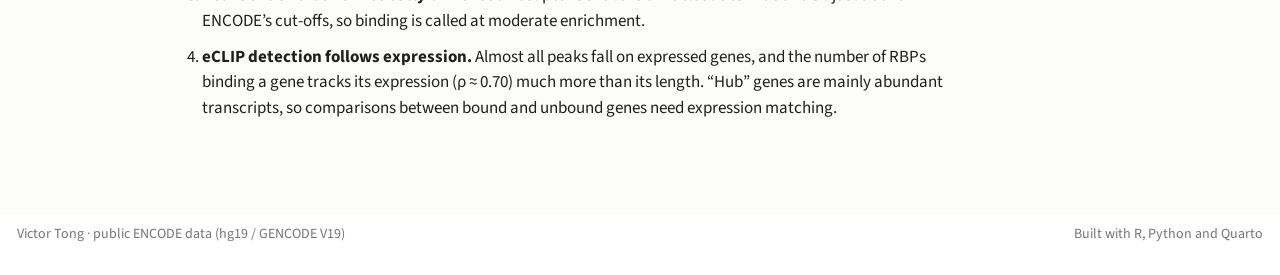
<file: report/data.html>
<!DOCTYPE html>
<html xmlns="http://www.w3.org/1999/xhtml" lang="en" xml:lang="en"><head>

<meta charset="utf-8">
<meta name="generator" content="quarto-1.11.9">

<meta name="viewport" content="width=device-width, initial-scale=1.0, user-scalable=yes">


<title>The data – ENCODE eCLIP Atlas</title>
<style>
/* Default styles provided by pandoc.
** See https://pandoc.org/MANUAL.html#variables-for-html for config info.
*/
span.smallcaps{font-variant: small-caps;}
div.columns{display: flex; gap: 1.5em;}
div.column{flex: auto;}
@media screen {
div.columns{gap: min(4vw, 1.5em);}
div.column{overflow-x: auto;}
}
div.hanging-indent{margin-left: 1.5em; text-indent: -1.5em;}
ul.task-list{list-style: none;}
ul.task-list li input[type="checkbox"] {
  width: 0.8em;
  margin: 0 0.8em 0.2em -1em; /* quarto-specific, see https://github.com/quarto-dev/quarto-cli/issues/4556 */ 
  vertical-align: middle;
}
</style>


<script src="../site_libs/quarto-nav/quarto-nav.js"></script>
<script src="../site_libs/quarto-nav/headroom.min.js"></script>
<script src="../site_libs/clipboard/clipboard.min.js"></script>
<script src="../site_libs/quarto-search/autocomplete.umd.js"></script>
<script src="../site_libs/quarto-search/fuse.min.js"></script>
<script src="../site_libs/quarto-search/quarto-search.js"></script>
<meta name="quarto:offset" content="../">
<script src="../site_libs/quarto-html/quarto.js" type="module"></script>
<script src="../site_libs/quarto-html/tabsets/tabsets.js" type="module"></script>
<script src="../site_libs/quarto-html/scrollable-regions/scrollable-regions.js" type="module"></script>
<script src="../site_libs/quarto-html/popper.min.js"></script>
<script src="../site_libs/quarto-html/tippy.umd.min.js"></script>
<script src="../site_libs/quarto-html/anchor.min.js"></script>
<link href="../site_libs/quarto-html/tippy.css" rel="stylesheet">
<link href="../site_libs/quarto-html/quarto-syntax-highlighting-63b5708e65d6cd79cd7618c58d0c21e7.css" rel="stylesheet" id="quarto-text-highlighting-styles">
<script src="../site_libs/bootstrap/bootstrap.min.js"></script>
<link href="../site_libs/bootstrap/bootstrap-icons.css" rel="stylesheet">
<link href="../site_libs/bootstrap/bootstrap-48eea8e06ff06eb442a2daacfce5ac08.min.css" rel="stylesheet" append-hash="true" id="quarto-bootstrap" data-mode="light">
<script id="quarto-search-options" type="application/json">{
  "location": "navbar",
  "copy-button": false,
  "collapse-after": 3,
  "panel-placement": "end",
  "type": "overlay",
  "limit": 50,
  "keyboard-shortcut": [
    "f",
    "/",
    "s"
  ],
  "show-item-context": false,
  "language": {
    "search-no-results-text": "No results",
    "search-matching-documents-text": "matching documents",
    "search-copy-link-title": "Copy link to search",
    "search-hide-matches-text": "Hide additional matches",
    "search-more-match-text": "more match in this document",
    "search-more-matches-text": "more matches in this document",
    "search-clear-button-title": "Clear",
    "search-text-placeholder": "",
    "search-detached-cancel-button-title": "Cancel",
    "search-submit-button-title": "Submit",
    "search-label": "Search"
  }
}</script>


<link rel="stylesheet" href="../report/report.css">
</head>

<body class="nav-fixed quarto-light"><a id="quarto-skip-link" class="visually-hidden-focusable" href="#quarto-document-content">Skip to main content</a>

<div id="quarto-search-results"></div>
  <header id="quarto-header" class="headroom fixed-top">
    <nav class="navbar navbar-expand-lg " data-bs-theme="dark" aria-label="Site">
      <div class="navbar-container container-fluid">
      <div class="navbar-brand-container mx-auto">
    <a class="navbar-brand" href="../index.html">
    <span class="navbar-title">ENCODE eCLIP Atlas</span>
    </a>
  </div>
          <button class="navbar-toggler" type="button" data-bs-toggle="collapse" data-bs-target="#navbarCollapse" aria-controls="navbarCollapse" aria-expanded="false" aria-label="Toggle navigation" onclick="if (window.quartoToggleHeadroom) { window.quartoToggleHeadroom(); }">
  <span class="navbar-toggler-icon"></span>
</button>
          <div class="collapse navbar-collapse" id="navbarCollapse">
            <ul class="navbar-nav navbar-nav-scroll me-auto">
  <li class="nav-item">
    <a class="nav-link" href="../index.html"> 
<span class="menu-text">Overview</span></a>
  </li>  
  <li class="nav-item">
    <a class="nav-link active" href="../report/data.html" aria-current="page"> 
<span class="menu-text">The data</span></a>
  </li>  
  <li class="nav-item">
    <a class="nav-link" href="../report/binding.html"> 
<span class="menu-text">Where RBPs bind</span></a>
  </li>  
  <li class="nav-item">
    <a class="nav-link" href="../report/cross-cell.html"> 
<span class="menu-text">Cell lines</span></a>
  </li>  
  <li class="nav-item">
    <a class="nav-link" href="../report/knockdown.html"> 
<span class="menu-text">Knockdown data</span></a>
  </li>  
  <li class="nav-item">
    <a class="nav-link" href="../report/expression.html"> 
<span class="menu-text">Binding and RNA change</span></a>
  </li>  
  <li class="nav-item">
    <a class="nav-link" href="../report/methods.html"> 
<span class="menu-text">Methods</span></a>
  </li>  
</ul>
          </div> <!-- /navcollapse -->
            <div class="quarto-navbar-tools">
</div>
            <div id="quarto-search" class="" title="Search"></div>
      </div> <!-- /container-fluid -->
    </nav>
</header>
<!-- content -->
<div id="quarto-content" class="quarto-container page-columns page-rows-contents page-layout-article page-navbar">
<!-- sidebar -->
<!-- margin-sidebar -->
    <div id="quarto-margin-sidebar" class="sidebar margin-sidebar">
        <nav id="TOC" role="doc-toc" aria-labelledby="toc-title" class="toc-active">
    <h2 id="toc-title">On this page</h2>
   
  <ul>
  <li><a href="#what-was-profiled" id="toc-what-was-profiled" class="nav-link active" data-scroll-target="#what-was-profiled">What was profiled?</a></li>
  <li><a href="#how-deep-is-each-experiment" id="toc-how-deep-is-each-experiment" class="nav-link" data-scroll-target="#how-deep-is-each-experiment">How deep is each experiment?</a></li>
  <li><a href="#what-do-the-peaks-look-like" id="toc-what-do-the-peaks-look-like" class="nav-link" data-scroll-target="#what-do-the-peaks-look-like">What do the peaks look like?</a></li>
  <li><a href="#do-many-rbps-bind-the-same-genes" id="toc-do-many-rbps-bind-the-same-genes" class="nav-link" data-scroll-target="#do-many-rbps-bind-the-same-genes">Do many RBPs bind the same genes?</a></li>
  <li><a href="#key-takeaways" id="toc-key-takeaways" class="nav-link" data-scroll-target="#key-takeaways">Key takeaways</a></li>
  </ul>
<div class="toc-actions"><ul><li><a href="https://github.com/VictorTong7/encode-eclip-atlas/blob/main/analysis/report/data.qmd" class="toc-action"><i class="bi bi-github"></i>View source</a></li></ul></div></nav>
    </div>
<!-- main -->
<main class="content page-columns page-full" id="quarto-document-content" tabindex="-1">

<header id="title-block-header" class="quarto-title-block default">
<div class="quarto-title">
<h1 class="title">The data</h1>
<p class="subtitle lead">What was profiled, how deep the experiments are, and what the peaks look like</p>
</div>



<div class="quarto-title-meta">

    
  
    
  </div>
  


</header>


<p><strong>eCLIP</strong> (enhanced crosslinking and immunoprecipitation) involves first linking proteins to the RNA they interact with inside living cells, then purifying an RBP along with the bound RNA. Sequencing the RNA allows researchers to identify where the binding sites of the RBP were in the cell.<br>
<br>
Each experiment yields a set of reproducible binding sites (“peaks”) for one RBP. All data come from one lab (Yeo lab at UCSD) and was downloaded from the ENCODE Project repository.</p>
<section id="what-was-profiled" class="level2">
<h2 class="anchored" data-anchor-id="what-was-profiled">What was profiled?</h2>
<div class="quarto-figure quarto-figure-center">
<figure class="figure">
<p><img src="../results/figures/aim1_overview_a_profiled.png" class="img-fluid figure-img" style="width:100.0%"></p>
<figcaption><strong>Figure 1. Most profiled RBPs also have a knockdown experiment.</strong> Datasets available for each of the 168 RBPs. 128 RBPs have eCLIP and a knockdown in the same cell line, which the regulation analysis (in progress) needs; 34 have cell-free binding data, used in the sequence analysis (in progress).</figcaption>
</figure>
</div>
<details class="legend-more">
<summary>
Extended legend
</summary>
<p>UpSet plot of data availability per RBP.</p>
<ul>
<li><strong>Rows:</strong> five datasets.
<ul>
<li>eCLIP in K562 (139 RBPs) and in HepG2 (105);</li>
<li>shRNA knockdown RNA-seq in K562 (101) and in HepG2 (83);</li>
<li>RNA Bind-n-Seq, a cell-free binding assay (34).</li>
</ul></li>
<li><strong>Bars:</strong> the number of RBPs with exactly the combination of datasets marked by the connected dots below. Combinations held by a single RBP are not shown. Right-hand bars give each dataset’s total.</li>
<li><strong>Knockdowns:</strong> only shRNA knockdowns with hg19 / GENCODE V19 gene quantifications and exactly one matched control are counted. CRISPRi knockdowns are excluded.</li>
<li><strong>eCLIP data:</strong> 250 replicate-merged IDR peak files.
<ul>
<li>27 experiments were available only on GRCh38 and were lifted over to hg19.</li>
<li>6 RBP × cell line pairs have two independent experiments.</li>
</ul></li>
</ul>
<p>Script: <code>analysis/R/05_dataset_overview_figures.R</code>; data: <code>analysis/results/tables/rbp_availability.tsv</code>.</p>
</details>
</section>
<section id="how-deep-is-each-experiment" class="level2 page-columns page-full">
<h2 class="anchored" data-anchor-id="how-deep-is-each-experiment">How deep is each experiment?</h2>
<div class="quarto-figure quarto-figure-center">
<figure class="figure">
<p><img src="../results/figures/aim1_overview_b_peaks_per_experiment.png" class="img-fluid figure-img" style="width:100.0%"></p>
<figcaption><strong>Figure 2. Experiment depth varies over three orders of magnitude.</strong> Number of peaks per eCLIP experiment, ranked. Dashed lines mark the minimum depth used for binding profiles (100 peaks) and for sequence models (1,000 peaks).</figcaption>
</figure>
</div>
<details class="legend-more">
<summary>
Extended legend
</summary>
<ul>
<li><strong>Points:</strong> each point is one eCLIP experiment (n = 250), coloured by cell line. Open circles are experiments lifted over from GRCh38.</li>
<li><strong>Peaks:</strong> reproducible (IDR) peaks as released by ENCODE. ENCODE’s thresholds are log2 enrichment over size-matched input ≥ 3 and −log10 p ≥ 3; only canonical chromosomes are kept.</li>
<li><strong>Range:</strong> 9 to 32,718 peaks per experiment (median 1,764). The y-axis is log-scaled.</li>
<li><strong>Exclusions:</strong> 19 experiments fall below 100 peaks and are excluded from binding profiles; 94 fall below 1,000 and are excluded from sequence models.</li>
</ul>
<p>Script: <code>analysis/R/05_dataset_overview_figures.R</code>; data: <code>analysis/results/tables/dataset_overview.tsv</code>.</p>
</details>
<div class="quarto-figure quarto-figure-center page-columns page-full">
<figure class="figure page-columns page-full">
<p class="page-columns page-full"><img src="../results/figures/aim1_overview_d_batch.png" class="img-fluid figure-img column-page-left"></p>
<figcaption><strong>Figure 3. Later K562 experiments are shallower, but peak strength is stable.</strong> Peaks per experiment (left) and median peak enrichment (right) by release year and cell line. Bars mark medians.</figcaption>
</figure>
</div>
<details class="legend-more">
<summary>
Extended legend
</summary>
<ul>
<li><strong>Points:</strong> each point is one experiment, placed by its ENCODE release year. ENCODE3 experiments were released 2015–2018 (K562 n = 90, HepG2 n = 78); ENCODE4 experiments 2018–2023 (K562 n = 55, HepG2 n = 27).</li>
<li><strong>Left:</strong> peaks per experiment (log scale).</li>
<li><strong>Right:</strong> median log2 enrichment of each experiment’s peaks.</li>
<li><strong>Bars:</strong> medians per year and cell line.</li>
<li><strong>Tests:</strong> ENCODE3 vs ENCODE4, two-sided Wilcoxon rank-sum test within each cell line.
<ul>
<li>Depth: K562 p = 0.012 (median 2,132 vs 755 peaks); HepG2 p = 0.531.</li>
<li>Peak strength: K562 p = 0.250; HepG2 p = 0.357.</li>
</ul></li>
<li><strong>Batch:</strong> all experiments come from the same lab, so release phase is the main batch variable.</li>
</ul>
<p>Script: <code>analysis/R/05_dataset_overview_figures.R</code>; data: <code>analysis/results/tables/batch_tests.tsv</code>.</p>
</details>
</section>
<section id="what-do-the-peaks-look-like" class="level2 page-columns page-full">
<h2 class="anchored" data-anchor-id="what-do-the-peaks-look-like">What do the peaks look like?</h2>
<div class="quarto-figure quarto-figure-center page-columns page-full">
<figure class="figure page-columns page-full">
<p class="page-columns page-full"><img src="../results/figures/aim1_overview_c_peak_properties.png" class="img-fluid figure-img column-page-left"></p>
<figcaption><strong>Figure 4. Peaks are short and most sit just above ENCODE’s significance thresholds.</strong> Distributions of peak width, enrichment and significance over all peaks, by cell line.</figcaption>
</figure>
</div>
<details class="legend-more">
<summary>
Extended legend
</summary>
<ul>
<li><strong>Data:</strong> all 935,151 peaks from 250 experiments. Curves are density-scaled frequency polygons (60 bins) for each cell line.</li>
<li><strong>Left:</strong> peak width in nucleotides (log scale).</li>
<li><strong>Middle:</strong> log2 enrichment of the immunoprecipitation over size-matched input; the dashed line is ENCODE’s cut-off of 3.</li>
<li><strong>Right:</strong> −log10 p (log scale); the dashed line is the cut-off of 3. ENCODE caps −log10 p at 400, which produces the spike at the right.</li>
<li><strong>Summits:</strong> the peak files have no summit positions, so analyses place each peak at its midpoint.</li>
</ul>
<p>Script: <code>analysis/R/05_dataset_overview_figures.R</code>.</p>
</details>
<div class="quarto-figure quarto-figure-center page-columns page-full">
<figure class="figure page-columns page-full">
<p class="page-columns page-full"><img src="../results/figures/aim1_overview_e_genes_per_experiment.png" class="img-fluid figure-img column-page-left"></p>
<figcaption><strong>Figure 5. Most RBPs bind hundreds to thousands of genes, almost all of them expressed.</strong> Left: bound genes against peaks per experiment. Right: share of each experiment’s peaks on expressed genes and outside annotated genes.</figcaption>
</figure>
</div>
<details class="legend-more">
<summary>
Extended legend
</summary>
<ul>
<li><strong>Points:</strong> each point is one experiment (n = 250).</li>
<li><strong>Bound gene:</strong> a gene with at least one peak. Each peak is assigned to one gene and region by its midpoint, using the region priority CDS &gt; 3′UTR &gt; 5′UTR &gt; small ncRNA &gt; noncoding exon &gt; proximal intron &gt; distal intron; ties between genes go to the more highly expressed gene.</li>
<li><strong>Left:</strong> the dashed line marks one peak per gene. Median 684 bound genes and 2.5 peaks per bound gene. Both axes are log-scaled.</li>
<li><strong>Right:</strong> share of each experiment’s peaks on expressed genes (median 95%) and in intergenic sequence (median 3.5%). Bars mark medians.
<ul>
<li>Expressed = median TPM ≥ 1 across that cell line’s control RNA-seq samples. Small ncRNAs, which standard RNA-seq can’t measure, always count as expressed.</li>
</ul></li>
</ul>
<p>Script: <code>analysis/R/05_dataset_overview_figures.R</code>; data: <code>analysis/results/tables/dataset_overview.tsv</code>.</p>
</details>
</section>
<section id="do-many-rbps-bind-the-same-genes" class="level2 page-columns page-full">
<h2 class="anchored" data-anchor-id="do-many-rbps-bind-the-same-genes">Do many RBPs bind the same genes?</h2>
<div class="quarto-figure quarto-figure-center page-columns page-full">
<figure class="figure page-columns page-full">
<p class="page-columns page-full"><img src="../results/figures/aim1_overview_f_shared_genes.png" class="img-fluid figure-img column-page-left"></p>
<figcaption><strong>Figure 6. Highly expressed genes are bound by many RBPs.</strong> Top left: share of RBPs binding each expressed gene. Top right: the most widely bound (“hub”) genes. Bottom: RBPs per gene against expression and gene length.</figcaption>
</figure>
</div>
<details class="legend-more">
<summary>
Extended legend
</summary>
<ul>
<li><strong>Genes:</strong> annotated, expressed genes (median control TPM ≥ 1; small ncRNAs excluded): K562 n = 11,815, HepG2 n = 12,517.</li>
<li><strong>Bound:</strong> a gene counts as bound by an RBP if any of that RBP’s experiments in the cell line has a peak in it. All 250 experiments are used; K562 has 139 RBPs and HepG2 105.</li>
<li><strong>Top left:</strong> distribution of the share of RBPs binding each gene (density, bins of 2.5%). 16% of genes are bound by none.</li>
<li><strong>Top right:</strong> the 15 genes with the highest mean share across the two lines, among genes expressed in both.</li>
<li><strong>Bottom:</strong> 2-D histograms of RBPs per gene against control expression (TPM) and gene length (first to last annotated base). Colour = number of genes (log scale).</li>
<li><strong>Statistics:</strong> Spearman ρ with expression ≈ 0.70 (mean of the two lines). In a joint linear model of standardised RBP count on log TPM and log length, expression has about twice the weight of length.</li>
</ul>
<p>Script: <code>analysis/R/05_dataset_overview_figures.R</code>; data: <code>analysis/results/tables/gene_rbp_counts.tsv</code>.</p>
</details>
</section>
<section id="key-takeaways" class="level2">
<h2 class="anchored" data-anchor-id="key-takeaways">Key takeaways</h2>
<ol type="1">
<li><strong>A matched, multi-assay dataset.</strong> 168 RBPs were profiled by eCLIP in two cell lines. 128 also have a knockdown in the same cell line and 34 have cell-free binding data, so binding can be linked to function and to intrinsic sequence preference.</li>
<li><strong>Depth is the main technical variable.</strong> Experiments range from 9 to 32,718 peaks. Later (ENCODE4) K562 experiments are shallower (median 755 vs 2,132 peaks, p = 0.012), while peak strength does not differ by phase. Minimum-depth filters remove 19 experiments from binding profiles and 94 from sequence models.</li>
<li><strong>Peaks are short and modestly enriched.</strong> Most peaks are tens of nucleotides wide and sit just above ENCODE’s cut-offs, so binding is called at moderate enrichment.</li>
<li><strong>eCLIP detection follows expression.</strong> Almost all peaks fall on expressed genes, and the number of RBPs binding a gene tracks its expression (ρ ≈ 0.70) much more than its length. “Hub” genes are mainly abundant transcripts, so comparisons between bound and unbound genes need expression matching.</li>
</ol>


</section>

</main> <!-- /main -->
<script id="quarto-html-after-body" type="application/javascript">
  window.document.addEventListener("DOMContentLoaded", function (event) {
    const icon = "";
    const anchorJS = new window.AnchorJS();
    anchorJS.options = {
      placement: 'right',
      icon: icon
    };
    anchorJS.add('.anchored');
    const isCodeAnnotation = (el) => {
      for (const clz of el.classList) {
        if (clz.startsWith('code-annotation-')) {                     
          return true;
        }
      }
      return false;
    }
    const onCopySuccess = function(e) {
      // button target
      const button = e.trigger;
      // don't keep focus
      button.blur();
      // flash "checked"
      button.classList.add('code-copy-button-checked');
      var currentTitle = button.getAttribute("title");
      button.setAttribute("title", "Copied!");
      let tooltip;
      if (window.bootstrap) {
        button.setAttribute("data-bs-toggle", "tooltip");
        button.setAttribute("data-bs-placement", "left");
        button.setAttribute("data-bs-title", "Copied!");
        tooltip = new bootstrap.Tooltip(button, 
          { trigger: "manual", 
            customClass: "code-copy-button-tooltip",
            offset: [0, -8]});
        tooltip.show();    
      }
      setTimeout(function() {
        if (tooltip) {
          tooltip.hide();
          button.removeAttribute("data-bs-title");
          button.removeAttribute("data-bs-toggle");
          button.removeAttribute("data-bs-placement");
        }
        button.setAttribute("title", currentTitle);
        button.classList.remove('code-copy-button-checked');
      }, 1000);
      // clear code selection
      e.clearSelection();
    }
    const getTextToCopy = function(trigger) {
      const outerScaffold = trigger.parentElement.cloneNode(true);
      const codeEl = outerScaffold.querySelector('code');
      for (const childEl of codeEl.children) {
        if (isCodeAnnotation(childEl)) {
          childEl.remove();
        }
      }
      return codeEl.innerText;
    }
    const clipboard = new window.ClipboardJS('.code-copy-button:not([data-in-quarto-modal])', {
      text: getTextToCopy
    });
    clipboard.on('success', onCopySuccess);
    if (window.document.getElementById('quarto-embedded-source-code-modal')) {
      const clipboardModal = new window.ClipboardJS('.code-copy-button[data-in-quarto-modal]', {
        text: getTextToCopy,
        container: window.document.getElementById('quarto-embedded-source-code-modal')
      });
      clipboardModal.on('success', onCopySuccess);
    }
      var localhostRegex = new RegExp(/^(?:http|https):\/\/localhost\:?[0-9]*\//);
      var mailtoRegex = new RegExp(/^mailto:/);
        var filterRegex = new RegExp("https:\/\/victortong7\.github\.io\/encode-eclip-atlas\/");
      var isInternal = (href) => {
          return filterRegex.test(href) || localhostRegex.test(href) || mailtoRegex.test(href);
      }
      // Inspect non-navigation links and adorn them if external
      window.quartoDecorateExternalLinks = function (root) {
     var links = (root || window.document).querySelectorAll('a[href]:not(.nav-link):not(.navbar-brand):not(.toc-action):not(.sidebar-link):not(.sidebar-item-toggle):not(.pagination-link):not(.no-external):not([aria-hidden]):not(.dropdown-item):not(.quarto-navigation-tool):not(.about-link)');
      for (var i=0; i<links.length; i++) {
        const link = links[i];
        if (!isInternal(link.href)) {
          // undo the damage that might have been done by quarto-nav.js in the case of
          // links that we want to consider external
          if (link.dataset.originalHref !== undefined) {
            link.href = link.dataset.originalHref;
          }
          if (!link.classList.contains('no-external-icon')) {
          }
        }
      }
      };
      window.quartoDecorateExternalLinks(window.document);
    // Esc closes the popup (WCAG 1.4.13) and focus leaving both trigger and
    // popup closes it (WCAG 2.4.11); tippy handles neither for interactive popups.
    const hideOnEscAndFocusOut = {
      name: 'hideOnEscAndFocusOut',
      defaultValue: true,
      fn(instance) {
        const dismiss = () => {
          // A show scheduled by the trigger delay would otherwise reopen it
          instance.clearDelayTimeouts();
          instance.hide();
        };
        const onKeyDown = (event) => {
          if (event.key !== 'Escape') {
            return;
          }
          // Keep Esc from also reaching page handlers (e.g. reveal.js overview),
          // except an open reveal.js slide menu, which Esc should close too.
          // The menu handles keys only when its keyboard option is on.
          const menuHandlesEsc = window.Reveal?.getPlugin?.('menu')?.isOpen() &&
            window.Reveal.getConfig().menu?.keyboard !== false;
          if (!menuHandlesEsc) {
            event.stopPropagation();
          }
          if (instance.popper.contains(window.document.activeElement)) {
            // Disabled while refocusing so the focus trigger does not reopen it
            instance.disable();
            instance.reference.focus();
            instance.enable();
          }
          dismiss();
        };
        const onFocusOut = (event) => {
          const target = event.relatedTarget;
          if (target && !instance.reference.contains(target) &&
              !instance.popper.contains(target)) {
            dismiss();
          }
        };
        // On the trigger too: a click trigger (code-annotations: select) has no
        // blur handling. Attached for the instance's lifetime so leaving the
        // trigger also cancels a show still pending on the trigger delay.
        instance.reference.addEventListener('focusout', onFocusOut);
        return {
          onShow() {
            window.document.addEventListener('keydown', onKeyDown, true);
            instance.popper.addEventListener('focusout', onFocusOut);
          },
          onHide() {
            window.document.removeEventListener('keydown', onKeyDown, true);
            instance.popper.removeEventListener('focusout', onFocusOut);
          },
          onDestroy() {
            instance.reference.removeEventListener('focusout', onFocusOut);
          },
        };
      },
    };
    function tippyHover(el, contentFn, onTriggerFn, onUntriggerFn) {
      const config = {
        allowHTML: true,
        maxWidth: 500,
        delay: 100,
        arrow: false,
        appendTo: function(el) {
            return el.parentElement;
        },
        interactive: true,
        interactiveBorder: 10,
        theme: 'quarto',
        placement: 'bottom-start',
        plugins: [hideOnEscAndFocusOut],
      };
      if (contentFn) {
        config.content = contentFn;
      }
      if (onTriggerFn) {
        config.onTrigger = onTriggerFn;
      }
      if (onUntriggerFn) {
        config.onUntrigger = onUntriggerFn;
      }
      window.tippy(el, config); 
    }
    const noterefs = window.document.querySelectorAll('a[role="doc-noteref"]');
    for (var i=0; i<noterefs.length; i++) {
      const ref = noterefs[i];
      tippyHover(ref, function() {
        // use id or data attribute instead here
        let href = ref.getAttribute('data-footnote-href') || ref.getAttribute('href');
        try { href = new URL(href).hash; } catch {}
        const id = href.replace(/^#\/?/, "");
        const note = window.document.getElementById(id);
        if (note) {
          return note.innerHTML;
        } else {
          return "";
        }
      });
    }
    const xrefs = window.document.querySelectorAll('a.quarto-xref');
    const processXRef = (id, note) => {
      // Strip column container classes
      const stripColumnClz = (el) => {
        el.classList.remove("page-full", "page-columns");
        if (el.children) {
          for (const child of el.children) {
            stripColumnClz(child);
          }
        }
      }
      stripColumnClz(note)
      if (id === null || id.startsWith('sec-')) {
        // Special case sections, only their first couple elements
        const container = document.createElement("div");
        if (note.children && note.children.length > 2) {
          container.appendChild(note.children[0].cloneNode(true));
          for (let i = 1; i < note.children.length; i++) {
            const child = note.children[i];
            if (child.tagName === "P" && child.innerText === "") {
              continue;
            } else {
              container.appendChild(child.cloneNode(true));
              break;
            }
          }
          if (window.Quarto?.typesetMath) {
            window.Quarto.typesetMath(container);
          }
          return container.innerHTML
        } else {
          if (window.Quarto?.typesetMath) {
            window.Quarto.typesetMath(note);
          }
          return note.innerHTML;
        }
      } else {
        // Remove any anchor links if they are present
        const anchorLink = note.querySelector('a.anchorjs-link');
        if (anchorLink) {
          anchorLink.remove();
        }
        if (window.Quarto?.typesetMath) {
          window.Quarto.typesetMath(note);
        }
        if (note.classList.contains("callout")) {
          return note.outerHTML;
        } else {
          return note.innerHTML;
        }
      }
    }
    for (var i=0; i<xrefs.length; i++) {
      const xref = xrefs[i];
      tippyHover(xref, undefined, function(instance) {
        instance.disable();
        let url = xref.getAttribute('href');
        let hash = undefined; 
        if (url.startsWith('#')) {
          hash = url;
        } else {
          try { hash = new URL(url).hash; } catch {}
        }
        if (hash) {
          const id = hash.replace(/^#\/?/, "");
          const note = window.document.getElementById(id);
          if (note !== null) {
            try {
              const html = processXRef(id, note.cloneNode(true));
              instance.setContent(html);
            } finally {
              instance.enable();
              instance.show();
            }
          } else {
            // See if we can fetch this
            fetch(url.split('#')[0])
            .then(res => res.text())
            .then(html => {
              const parser = new DOMParser();
              const htmlDoc = parser.parseFromString(html, "text/html");
              const note = htmlDoc.getElementById(id);
              if (note !== null) {
                const html = processXRef(id, note);
                instance.setContent(html);
              } 
            }).finally(() => {
              instance.enable();
              instance.show();
            });
          }
        } else {
          // See if we can fetch a full url (with no hash to target)
          // This is a special case and we should probably do some content thinning / targeting
          fetch(url)
          .then(res => res.text())
          .then(html => {
            const parser = new DOMParser();
            const htmlDoc = parser.parseFromString(html, "text/html");
            const note = htmlDoc.querySelector('main.content');
            if (note !== null) {
              // This should only happen for chapter cross references
              // (since there is no id in the URL)
              // remove the first header
              if (note.children.length > 0 && note.children[0].tagName === "HEADER") {
                note.children[0].remove();
              }
              const html = processXRef(null, note);
              instance.setContent(html);
            } 
          }).finally(() => {
            instance.enable();
            instance.show();
          });
        }
      }, function(instance) {
      });
    }
        let selectedAnnoteEl;
        const selectorForAnnotation = ( cell, annotation) => {
          let cellAttr = 'data-code-cell="' + cell + '"';
          let lineAttr = 'data-code-annotation="' +  annotation + '"';
          const selector = 'span[' + cellAttr + '][' + lineAttr + ']';
          return selector;
        }
        const selectCodeLines = (annoteEl) => {
          const doc = window.document;
          const targetCell = annoteEl.getAttribute("data-target-cell");
          const targetAnnotation = annoteEl.getAttribute("data-target-annotation");
          const annoteSpan = window.document.querySelector(selectorForAnnotation(targetCell, targetAnnotation));
          const lines = annoteSpan.getAttribute("data-code-lines").split(",");
          const lineIds = lines.map((line) => {
            return targetCell + "-" + line;
          })
          // Each band is positioned against its own containing block, which is
          // not the offsetParent of the lines, so place it from client rects.
          const placeBand = (band, firstEl, lastEl, codeBlock) => {
            const container = band.offsetParent;
            if (container === null) {
              return;
            }
            const containerRect = container.getBoundingClientRect();
            // Reveal.js scales slides with a transform, so convert client
            // pixels back to the CSS pixels of the container.
            const scale = containerRect.height / container.offsetHeight || 1;
            const firstRect = firstEl.getBoundingClientRect();
            const lastRect = lastEl.getBoundingClientRect();
            const top = (firstRect.top - containerRect.top) / scale - container.clientTop + container.scrollTop;
            const height = (lastRect.bottom - firstRect.top) / scale;
            band.style.top = top - 2 + "px";
            band.style.height = height + 4 + "px";
            if (codeBlock) {
              // Without the copy button wrapper, the containing block is wider
              // than the code block, so span the code block explicitly.
              const blockRect = codeBlock.getBoundingClientRect();
              band.style.left = (blockRect.left - containerRect.left) / scale - container.clientLeft + container.scrollLeft + "px";
              band.style.width = blockRect.width / scale + "px";
            }
          };
          if (lineIds.length > 0) {
            const el = window.document.getElementById(lineIds[0]);
            const lastEl = window.document.getElementById(lineIds[lineIds.length - 1]);
            const parent = el.parentElement.parentElement;
            // cook up a div (if necessary) and position it
            let div = window.document.getElementById("code-annotation-line-highlight");
            if (div === null) {
              div = window.document.createElement("div");
              div.setAttribute("id", "code-annotation-line-highlight");
              div.style.position = 'absolute';
              parent.appendChild(div);
            }
            placeBand(div, el, lastEl, parent.closest("div.sourceCode") || parent);
            let gutterDiv = window.document.getElementById("code-annotation-line-highlight-gutter");
            if (gutterDiv === null) {
              gutterDiv = window.document.createElement("div");
              gutterDiv.setAttribute("id", "code-annotation-line-highlight-gutter");
              gutterDiv.style.position = 'absolute';
              const codeCell = window.document.getElementById(targetCell);
              const gutter = codeCell.querySelector('.code-annotation-gutter');
              gutter.appendChild(gutterDiv);
            }
            placeBand(gutterDiv, el, lastEl);
            selectedAnnoteEl = annoteEl;
          }
        };
        const unselectCodeLines = () => {
          const elementsIds = ["code-annotation-line-highlight", "code-annotation-line-highlight-gutter"];
          elementsIds.forEach((elId) => {
            const div = window.document.getElementById(elId);
            if (div) {
              div.remove();
            }
          });
          selectedAnnoteEl = undefined;
        };
          // Handle positioning of the toggle
      window.addEventListener(
        "resize",
        throttle(() => {
          elRect = undefined;
          if (selectedAnnoteEl) {
            selectCodeLines(selectedAnnoteEl);
          }
        }, 10)
      );
      function throttle(fn, ms) {
      let throttle = false;
      let timer;
        return (...args) => {
          if(!throttle) { // first call gets through
              fn.apply(this, args);
              throttle = true;
          } else { // all the others get throttled
              if(timer) clearTimeout(timer); // cancel #2
              timer = setTimeout(() => {
                fn.apply(this, args);
                timer = throttle = false;
              }, ms);
          }
        };
      }
        // Attach click handler to the DT
        const annoteDls = window.document.querySelectorAll('dt[data-target-cell]');
        for (const annoteDlNode of annoteDls) {
          annoteDlNode.addEventListener('click', (event) => {
            const clickedEl = event.target;
            if (clickedEl !== selectedAnnoteEl) {
              unselectCodeLines();
              const activeEl = window.document.querySelector('dt[data-target-cell].code-annotation-active');
              if (activeEl) {
                activeEl.classList.remove('code-annotation-active');
              }
              selectCodeLines(clickedEl);
              clickedEl.classList.add('code-annotation-active');
            } else {
              // Unselect the line
              unselectCodeLines();
              clickedEl.classList.remove('code-annotation-active');
            }
          });
        }
    const findCites = (el) => {
      const parentEl = el.parentElement;
      if (parentEl) {
        const cites = parentEl.dataset.cites;
        if (cites) {
          return {
            el,
            cites: cites.split(' ')
          };
        } else {
          return findCites(el.parentElement)
        }
      } else {
        return undefined;
      }
    };
    var bibliorefs = window.document.querySelectorAll('a[role="doc-biblioref"]');
    for (var i=0; i<bibliorefs.length; i++) {
      const ref = bibliorefs[i];
      const citeInfo = findCites(ref);
      if (citeInfo) {
        tippyHover(citeInfo.el, function() {
          var popup = window.document.createElement('div');
          citeInfo.cites.forEach(function(cite) {
            var citeDiv = window.document.createElement('div');
            citeDiv.classList.add('hanging-indent');
            citeDiv.classList.add('csl-entry');
            var biblioDiv = window.document.getElementById('ref-' + cite);
            if (biblioDiv) {
              citeDiv.innerHTML = biblioDiv.innerHTML;
            }
            popup.appendChild(citeDiv);
          });
          return popup.innerHTML;
        });
      }
    }
  });
  </script>
  <script type="application/javascript">
  window.quartoScrollableRegionsLabels = {"code":"Scrollable code","output":"Scrollable output"};
  </script>
</div> <!-- /content -->
<footer class="footer">
  <div class="nav-footer">
    <div class="nav-footer-left">
<p>Victor Tong · public ENCODE data (hg19 / GENCODE V19)</p>
</div>   
    <div class="nav-footer-center">
      &nbsp;
    <div class="toc-actions d-sm-block d-md-none"><ul><li><a href="https://github.com/VictorTong7/encode-eclip-atlas/blob/main/analysis/report/data.qmd" class="toc-action"><i class="bi bi-github"></i>View source</a></li></ul></div></div>
    <div class="nav-footer-right">
<p>Built with R, Python and Quarto</p>
</div>
  </div>
</footer>




</body></html>
</file>
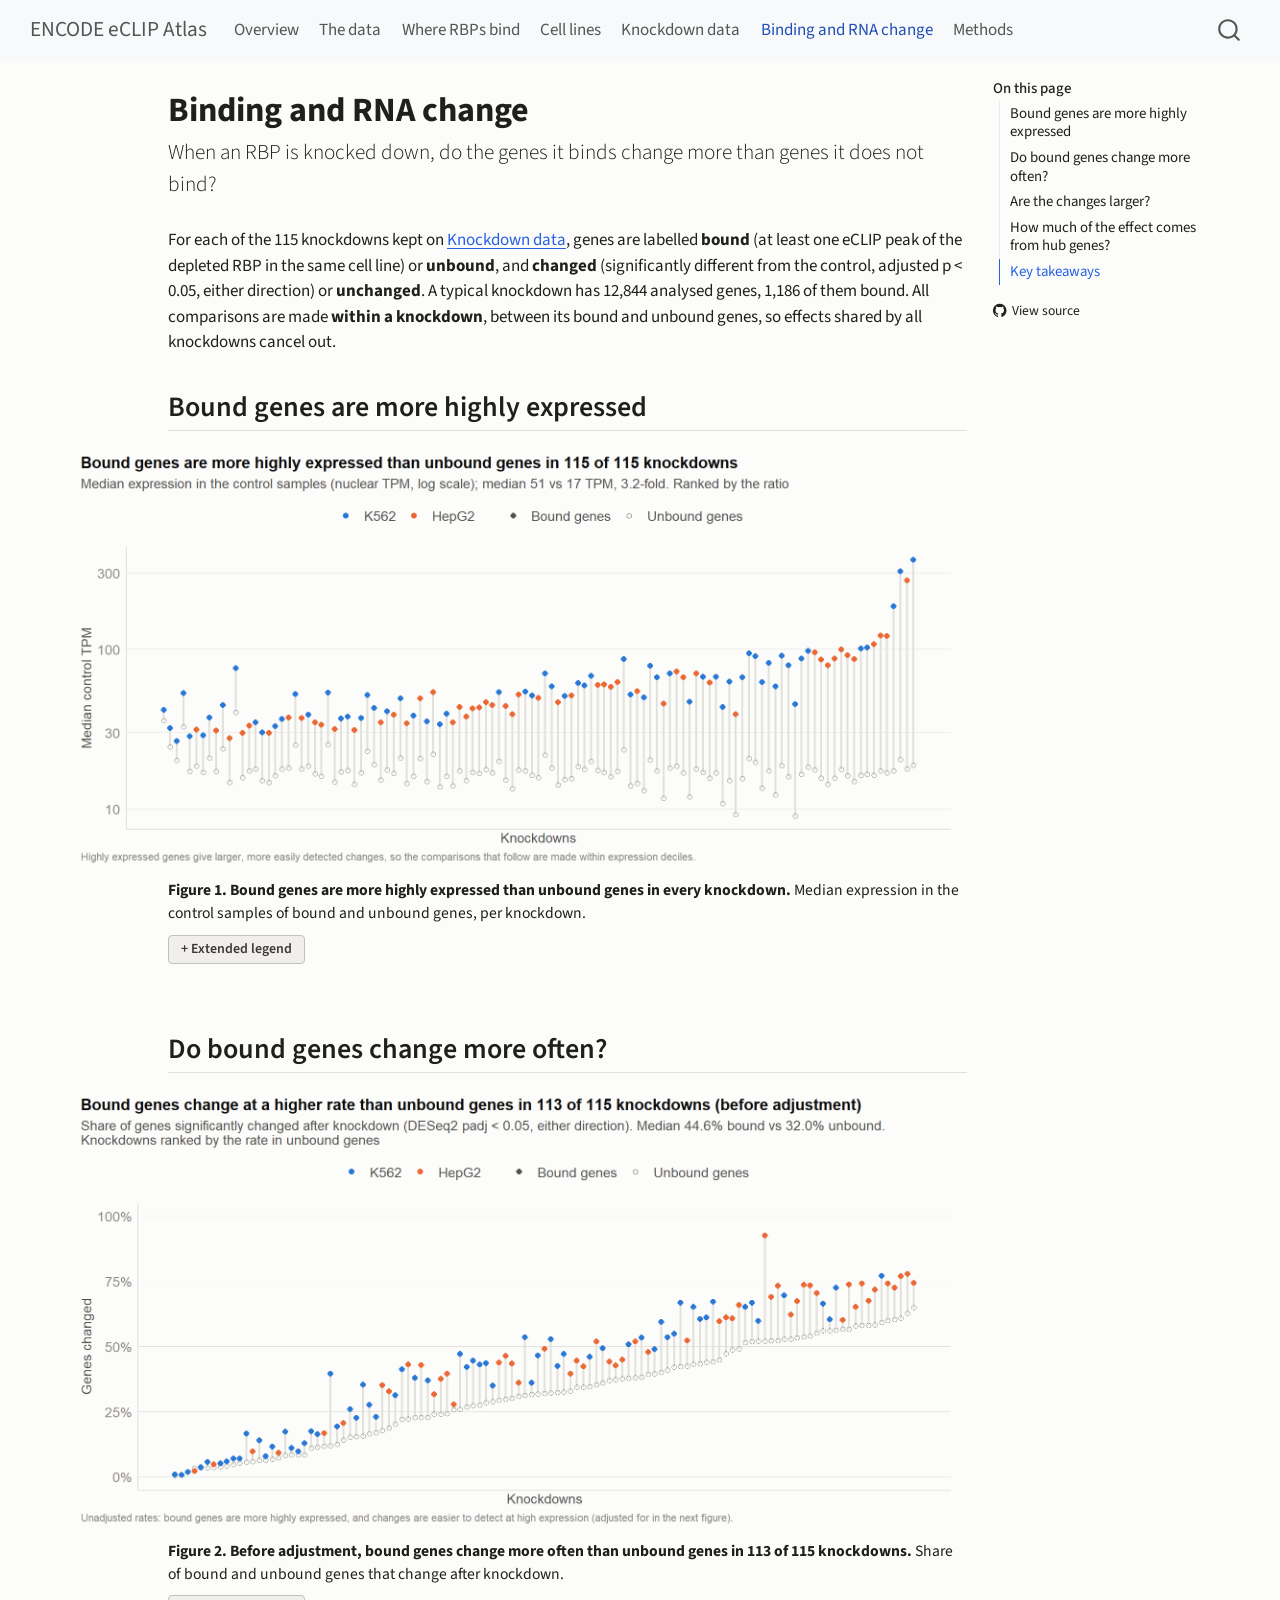
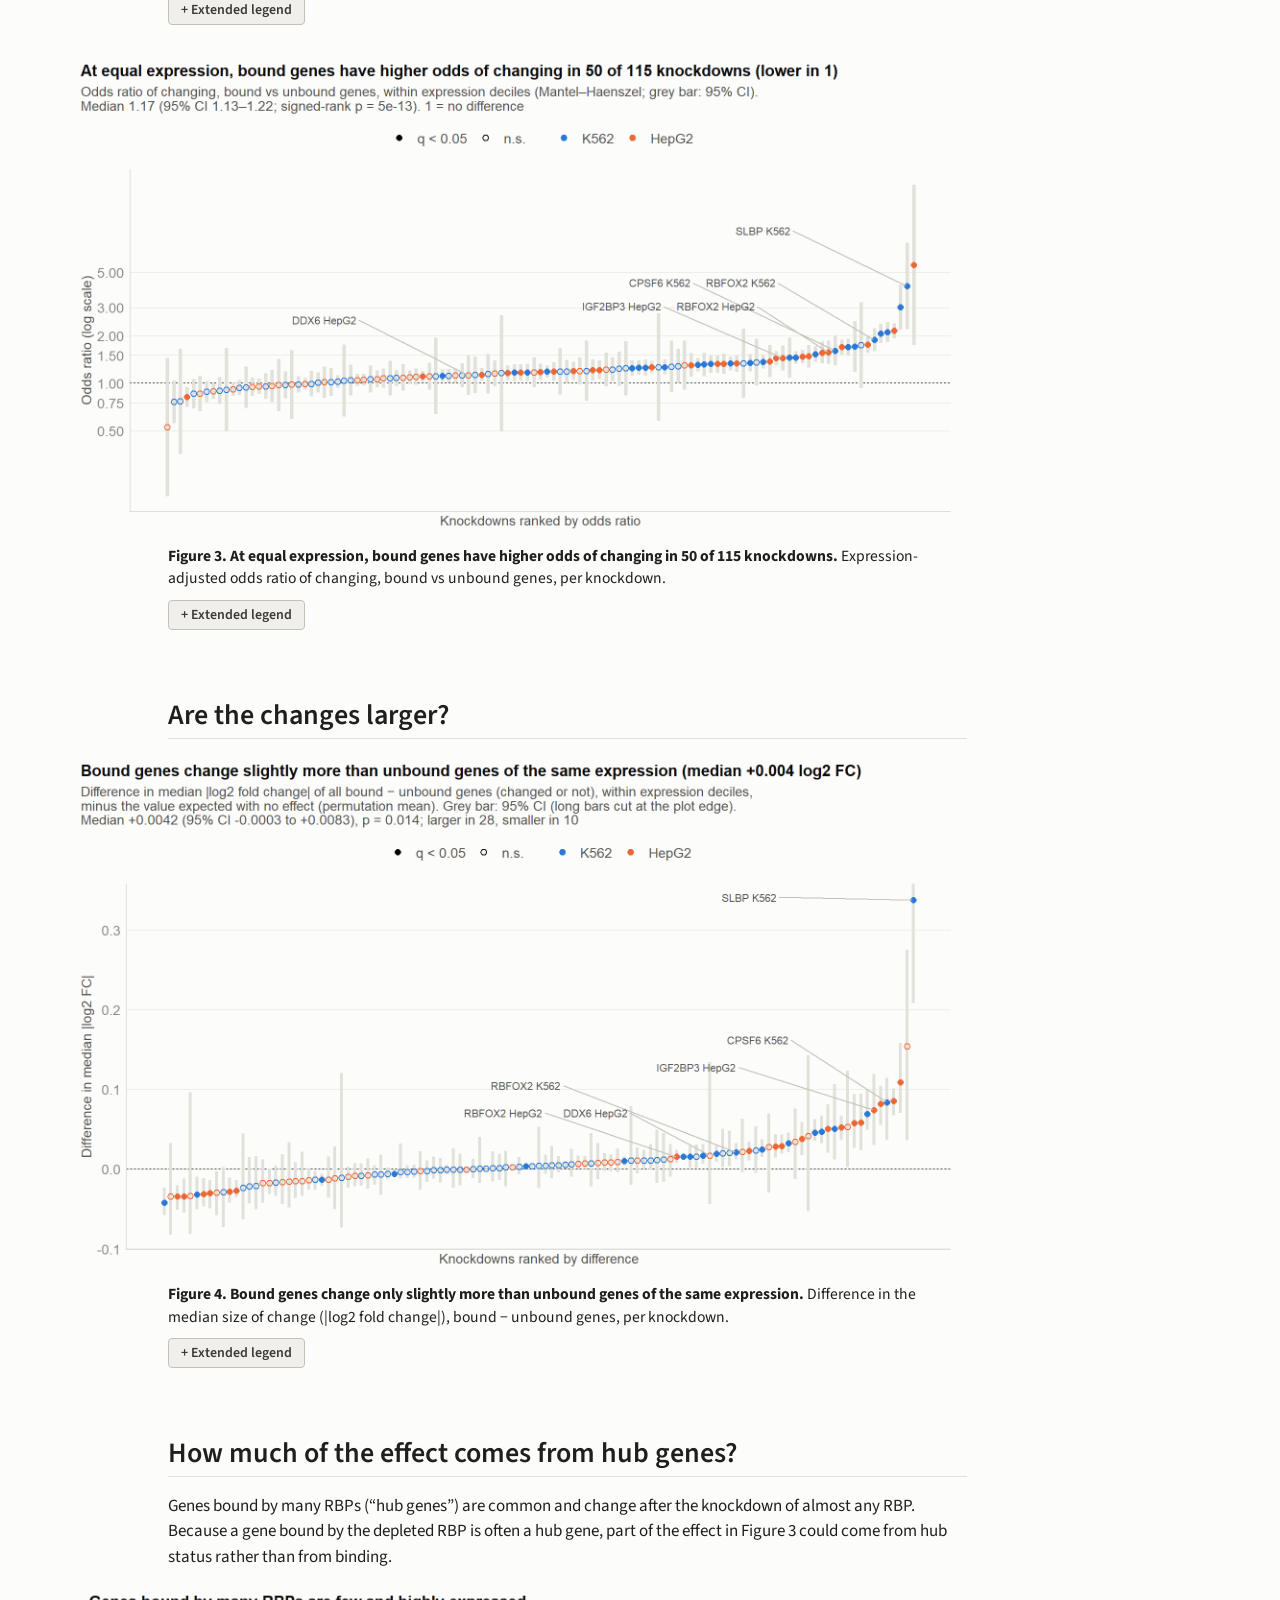
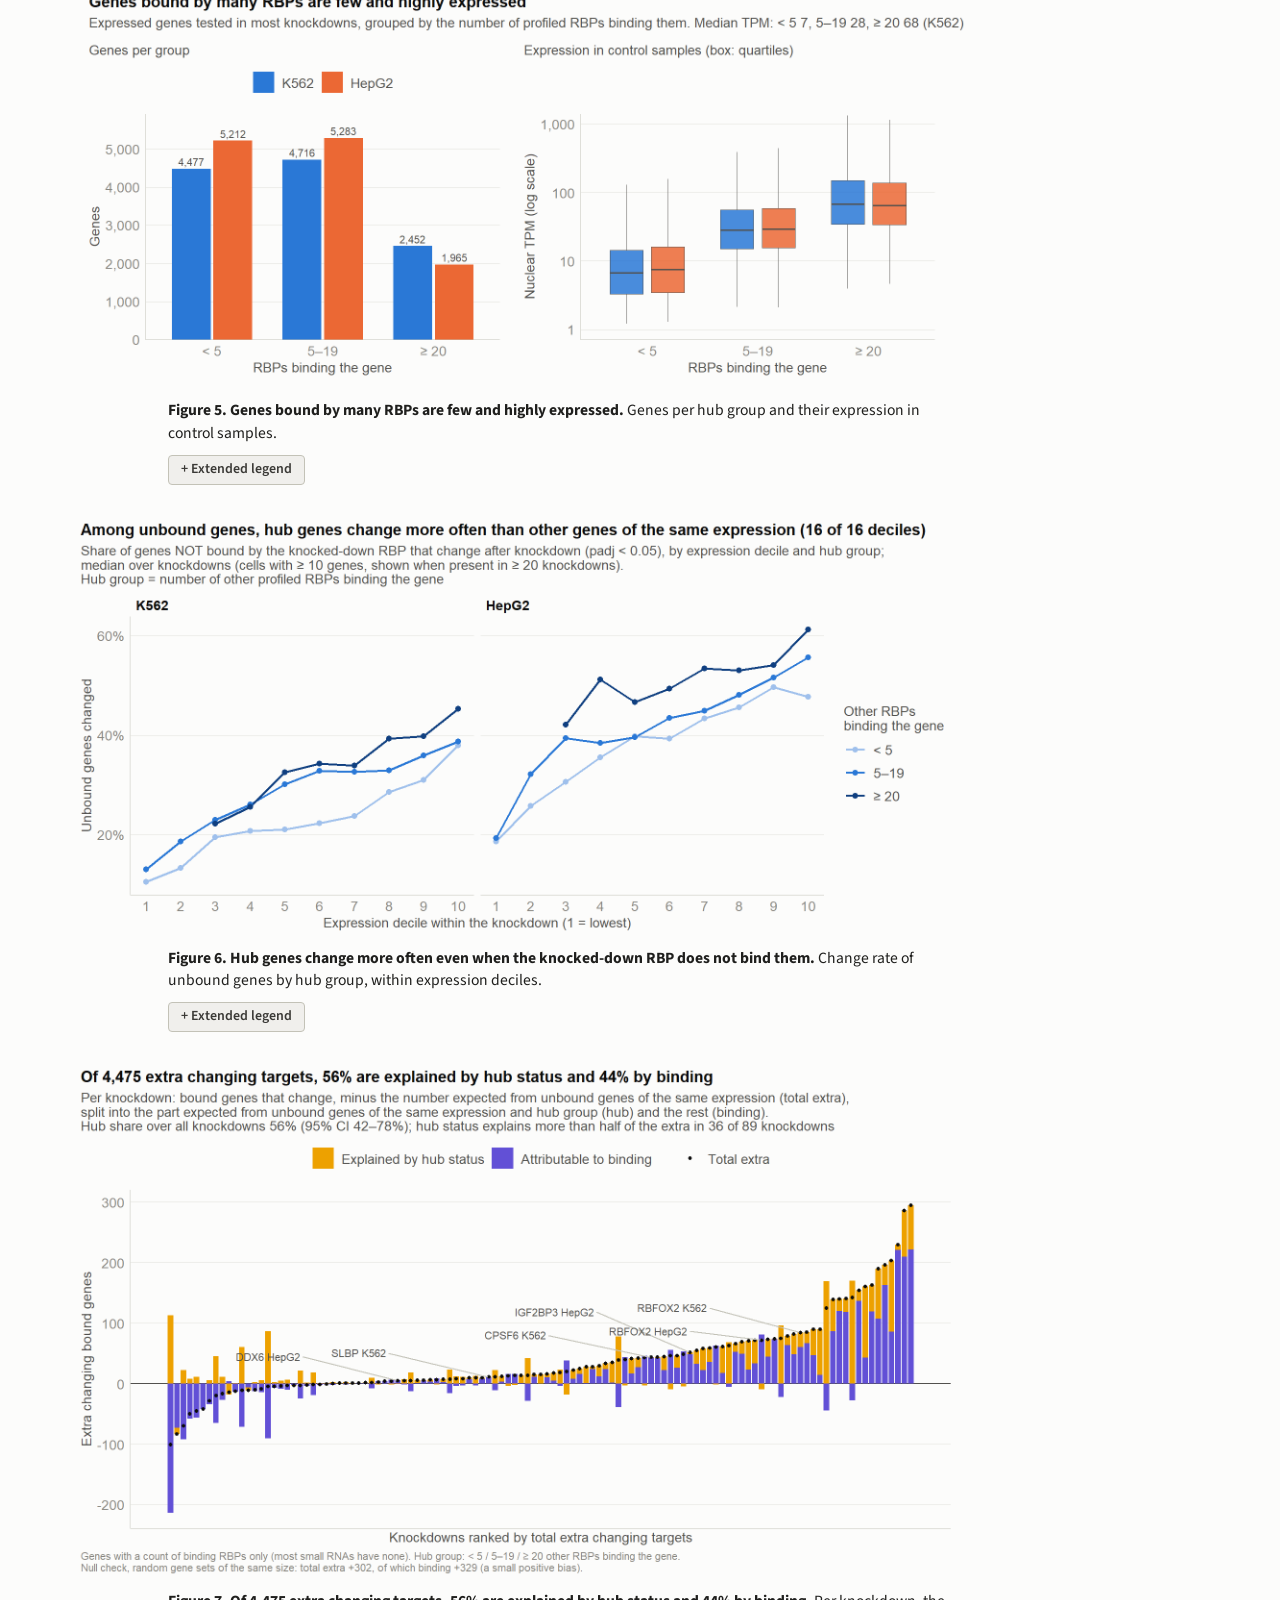
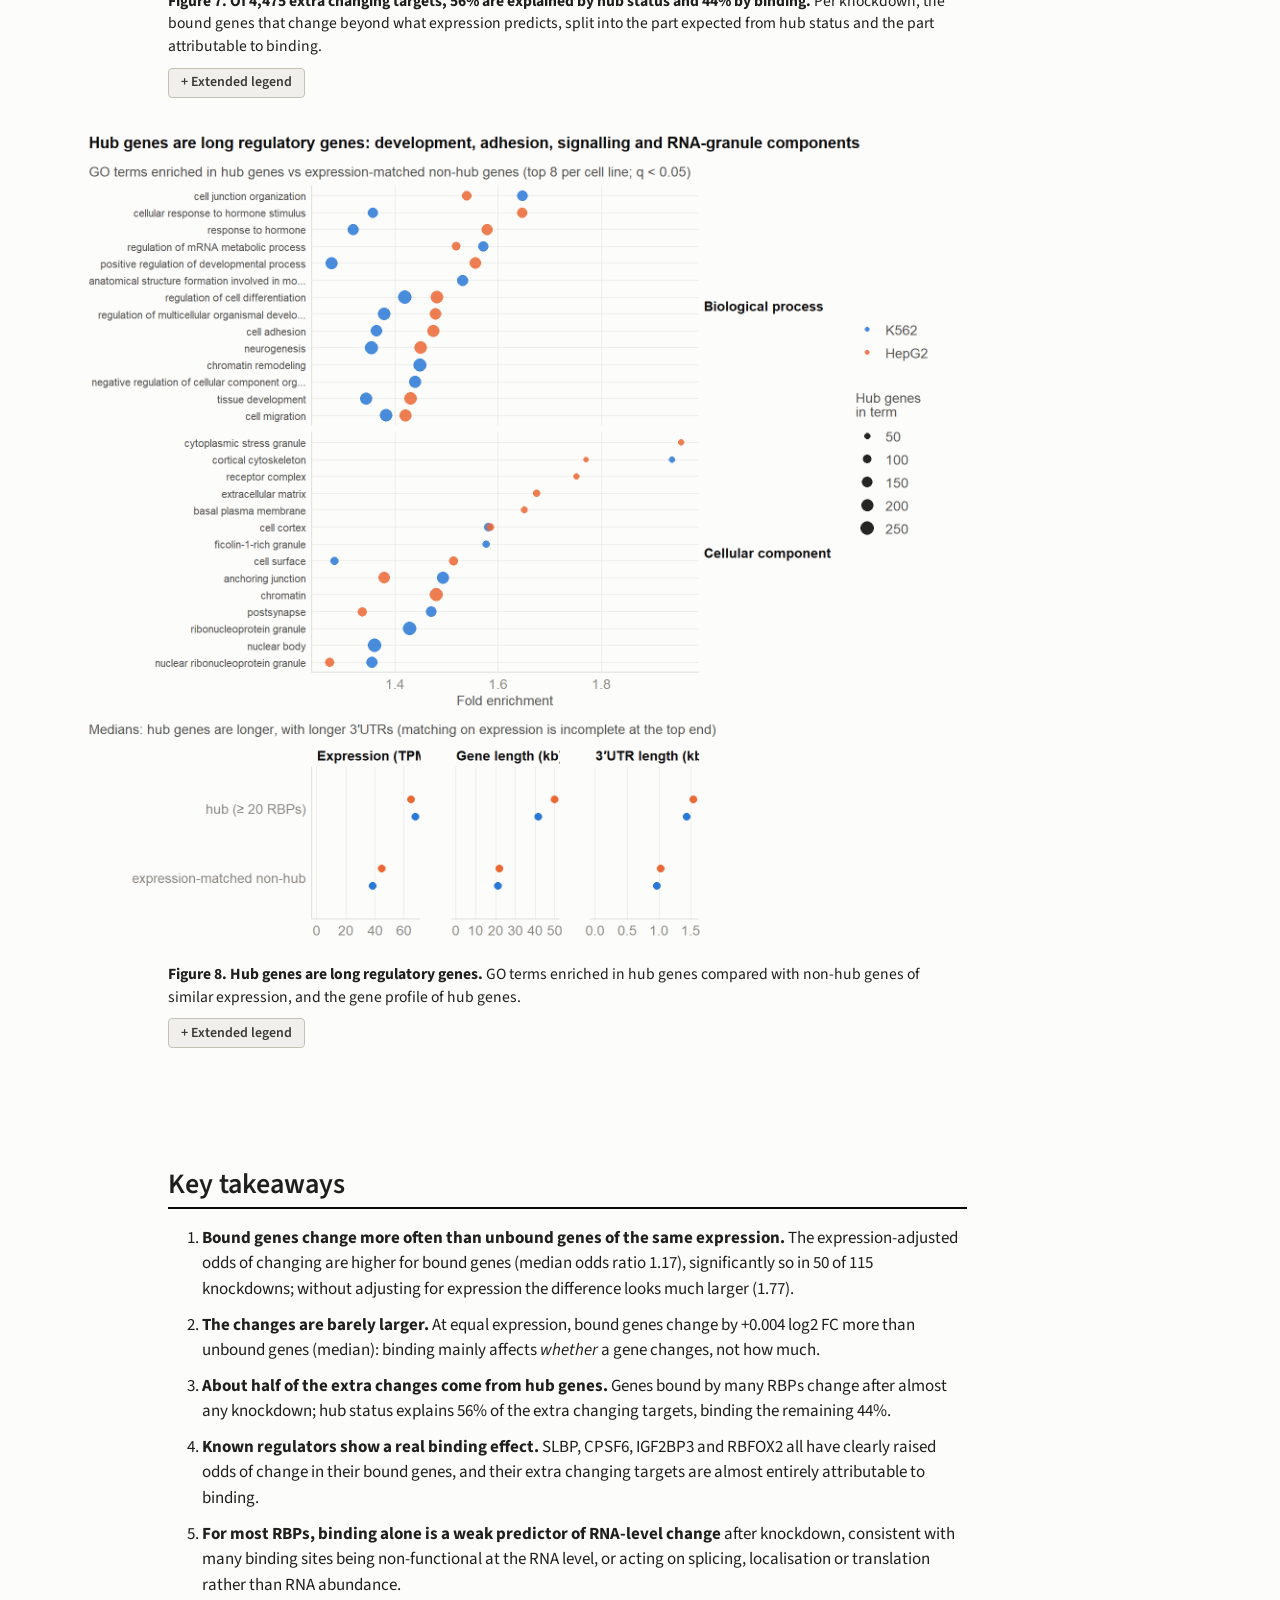
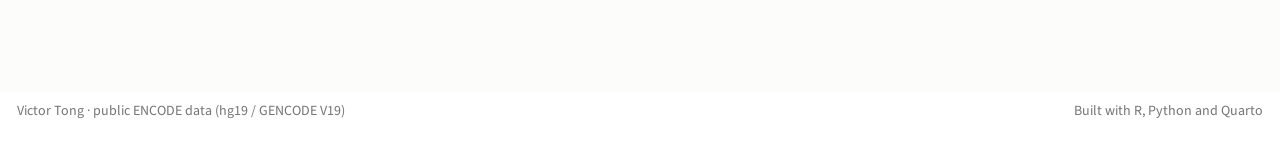
<file: report/expression.html>
<!DOCTYPE html>
<html xmlns="http://www.w3.org/1999/xhtml" lang="en" xml:lang="en"><head>

<meta charset="utf-8">
<meta name="generator" content="quarto-1.11.9">

<meta name="viewport" content="width=device-width, initial-scale=1.0, user-scalable=yes">


<title>Binding and RNA change – ENCODE eCLIP Atlas</title>
<style>
/* Default styles provided by pandoc.
** See https://pandoc.org/MANUAL.html#variables-for-html for config info.
*/
span.smallcaps{font-variant: small-caps;}
div.columns{display: flex; gap: 1.5em;}
div.column{flex: auto;}
@media screen {
div.columns{gap: min(4vw, 1.5em);}
div.column{overflow-x: auto;}
}
div.hanging-indent{margin-left: 1.5em; text-indent: -1.5em;}
ul.task-list{list-style: none;}
ul.task-list li input[type="checkbox"] {
  width: 0.8em;
  margin: 0 0.8em 0.2em -1em; /* quarto-specific, see https://github.com/quarto-dev/quarto-cli/issues/4556 */ 
  vertical-align: middle;
}
</style>


<script src="../site_libs/quarto-nav/quarto-nav.js"></script>
<script src="../site_libs/quarto-nav/headroom.min.js"></script>
<script src="../site_libs/clipboard/clipboard.min.js"></script>
<script src="../site_libs/quarto-search/autocomplete.umd.js"></script>
<script src="../site_libs/quarto-search/fuse.min.js"></script>
<script src="../site_libs/quarto-search/quarto-search.js"></script>
<meta name="quarto:offset" content="../">
<script src="../site_libs/quarto-html/quarto.js" type="module"></script>
<script src="../site_libs/quarto-html/tabsets/tabsets.js" type="module"></script>
<script src="../site_libs/quarto-html/scrollable-regions/scrollable-regions.js" type="module"></script>
<script src="../site_libs/quarto-html/popper.min.js"></script>
<script src="../site_libs/quarto-html/tippy.umd.min.js"></script>
<script src="../site_libs/quarto-html/anchor.min.js"></script>
<link href="../site_libs/quarto-html/tippy.css" rel="stylesheet">
<link href="../site_libs/quarto-html/quarto-syntax-highlighting-63b5708e65d6cd79cd7618c58d0c21e7.css" rel="stylesheet" id="quarto-text-highlighting-styles">
<script src="../site_libs/bootstrap/bootstrap.min.js"></script>
<link href="../site_libs/bootstrap/bootstrap-icons.css" rel="stylesheet">
<link href="../site_libs/bootstrap/bootstrap-48eea8e06ff06eb442a2daacfce5ac08.min.css" rel="stylesheet" append-hash="true" id="quarto-bootstrap" data-mode="light">
<script id="quarto-search-options" type="application/json">{
  "location": "navbar",
  "copy-button": false,
  "collapse-after": 3,
  "panel-placement": "end",
  "type": "overlay",
  "limit": 50,
  "keyboard-shortcut": [
    "f",
    "/",
    "s"
  ],
  "show-item-context": false,
  "language": {
    "search-no-results-text": "No results",
    "search-matching-documents-text": "matching documents",
    "search-copy-link-title": "Copy link to search",
    "search-hide-matches-text": "Hide additional matches",
    "search-more-match-text": "more match in this document",
    "search-more-matches-text": "more matches in this document",
    "search-clear-button-title": "Clear",
    "search-text-placeholder": "",
    "search-detached-cancel-button-title": "Cancel",
    "search-submit-button-title": "Submit",
    "search-label": "Search"
  }
}</script>


<link rel="stylesheet" href="../report/report.css">
</head>

<body class="nav-fixed quarto-light"><a id="quarto-skip-link" class="visually-hidden-focusable" href="#quarto-document-content">Skip to main content</a>

<div id="quarto-search-results"></div>
  <header id="quarto-header" class="headroom fixed-top">
    <nav class="navbar navbar-expand-lg " data-bs-theme="dark" aria-label="Site">
      <div class="navbar-container container-fluid">
      <div class="navbar-brand-container mx-auto">
    <a class="navbar-brand" href="../index.html">
    <span class="navbar-title">ENCODE eCLIP Atlas</span>
    </a>
  </div>
          <button class="navbar-toggler" type="button" data-bs-toggle="collapse" data-bs-target="#navbarCollapse" aria-controls="navbarCollapse" aria-expanded="false" aria-label="Toggle navigation" onclick="if (window.quartoToggleHeadroom) { window.quartoToggleHeadroom(); }">
  <span class="navbar-toggler-icon"></span>
</button>
          <div class="collapse navbar-collapse" id="navbarCollapse">
            <ul class="navbar-nav navbar-nav-scroll me-auto">
  <li class="nav-item">
    <a class="nav-link" href="../index.html"> 
<span class="menu-text">Overview</span></a>
  </li>  
  <li class="nav-item">
    <a class="nav-link" href="../report/data.html"> 
<span class="menu-text">The data</span></a>
  </li>  
  <li class="nav-item">
    <a class="nav-link" href="../report/binding.html"> 
<span class="menu-text">Where RBPs bind</span></a>
  </li>  
  <li class="nav-item">
    <a class="nav-link" href="../report/cross-cell.html"> 
<span class="menu-text">Cell lines</span></a>
  </li>  
  <li class="nav-item">
    <a class="nav-link" href="../report/knockdown.html"> 
<span class="menu-text">Knockdown data</span></a>
  </li>  
  <li class="nav-item">
    <a class="nav-link active" href="../report/expression.html" aria-current="page"> 
<span class="menu-text">Binding and RNA change</span></a>
  </li>  
  <li class="nav-item">
    <a class="nav-link" href="../report/methods.html"> 
<span class="menu-text">Methods</span></a>
  </li>  
</ul>
          </div> <!-- /navcollapse -->
            <div class="quarto-navbar-tools">
</div>
            <div id="quarto-search" class="" title="Search"></div>
      </div> <!-- /container-fluid -->
    </nav>
</header>
<!-- content -->
<div id="quarto-content" class="quarto-container page-columns page-rows-contents page-layout-article page-navbar">
<!-- sidebar -->
<!-- margin-sidebar -->
    <div id="quarto-margin-sidebar" class="sidebar margin-sidebar">
        <nav id="TOC" role="doc-toc" aria-labelledby="toc-title" class="toc-active">
    <h2 id="toc-title">On this page</h2>
   
  <ul>
  <li><a href="#bound-genes-are-more-highly-expressed" id="toc-bound-genes-are-more-highly-expressed" class="nav-link active" data-scroll-target="#bound-genes-are-more-highly-expressed">Bound genes are more highly expressed</a></li>
  <li><a href="#do-bound-genes-change-more-often" id="toc-do-bound-genes-change-more-often" class="nav-link" data-scroll-target="#do-bound-genes-change-more-often">Do bound genes change more often?</a></li>
  <li><a href="#are-the-changes-larger" id="toc-are-the-changes-larger" class="nav-link" data-scroll-target="#are-the-changes-larger">Are the changes larger?</a></li>
  <li><a href="#how-much-of-the-effect-comes-from-hub-genes" id="toc-how-much-of-the-effect-comes-from-hub-genes" class="nav-link" data-scroll-target="#how-much-of-the-effect-comes-from-hub-genes">How much of the effect comes from hub genes?</a></li>
  <li><a href="#key-takeaways" id="toc-key-takeaways" class="nav-link" data-scroll-target="#key-takeaways">Key takeaways</a></li>
  </ul>
<div class="toc-actions"><ul><li><a href="https://github.com/VictorTong7/encode-eclip-atlas/blob/main/analysis/report/expression.qmd" class="toc-action"><i class="bi bi-github"></i>View source</a></li></ul></div></nav>
    </div>
<!-- main -->
<main class="content page-columns page-full" id="quarto-document-content" tabindex="-1">

<header id="title-block-header" class="quarto-title-block default">
<div class="quarto-title">
<h1 class="title">Binding and RNA change</h1>
<p class="subtitle lead">When an RBP is knocked down, do the genes it binds change more than genes it does not bind?</p>
</div>



<div class="quarto-title-meta">

    
  
    
  </div>
  


</header>


<p>For each of the 115 knockdowns kept on <a href="../report/knockdown.html">Knockdown data</a>, genes are labelled <strong>bound</strong> (at least one eCLIP peak of the depleted RBP in the same cell line) or <strong>unbound</strong>, and <strong>changed</strong> (significantly different from the control, adjusted p &lt; 0.05, either direction) or <strong>unchanged</strong>. A typical knockdown has 12,844 analysed genes, 1,186 of them bound. All comparisons are made <strong>within a knockdown</strong>, between its bound and unbound genes, so effects shared by all knockdowns cancel out.</p>
<section id="bound-genes-are-more-highly-expressed" class="level2 page-columns page-full">
<h2 class="anchored" data-anchor-id="bound-genes-are-more-highly-expressed">Bound genes are more highly expressed</h2>
<div class="quarto-figure quarto-figure-center page-columns page-full">
<figure class="figure page-columns page-full">
<p class="page-columns page-full"><img src="../results/figures/bvu_a_baseline.png" class="img-fluid figure-img column-page-left"></p>
<figcaption><strong>Figure 1. Bound genes are more highly expressed than unbound genes in every knockdown.</strong> Median expression in the control samples of bound and unbound genes, per knockdown.</figcaption>
</figure>
</div>
<details class="legend-more">
<summary>
Extended legend
</summary>
<ul>
<li><strong>Expression:</strong> median nuclear TPM across the cell line’s control samples. Median 51 (bound) vs 17 TPM (unbound), 3.2-fold; higher for bound genes in 115 of 115 knockdowns.</li>
<li><strong>Why it matters:</strong> eCLIP detects binding mostly on abundant RNAs, and changes are easier to detect in abundant RNAs. Without adjustment, bound genes would look more responsive simply because they are more abundant. Every comparison below is therefore made <strong>within expression deciles</strong> (10 groups of genes of similar expression, defined within each knockdown).</li>
<li><strong>Genes:</strong> tested by DESeq2 for the knockdown, expressed (nuclear TPM ≥ 1), not the RBP’s own gene, with a defined adjusted p-value. The same genes and deciles are used in Figures 1–4.</li>
</ul>
<p>Script: <code>analysis/R/13_bound_vs_unbound.R</code>. Figures: <code>analysis/R/13_bound_vs_unbound_figures.R</code>; data: <code>analysis/results/tables/bvu_baseline_expression.tsv</code>.</p>
</details>
</section>
<section id="do-bound-genes-change-more-often" class="level2 page-columns page-full">
<h2 class="anchored" data-anchor-id="do-bound-genes-change-more-often">Do bound genes change more often?</h2>
<div class="quarto-figure quarto-figure-center page-columns page-full">
<figure class="figure page-columns page-full">
<p class="page-columns page-full"><img src="../results/figures/bvu_b_rates.png" class="img-fluid figure-img column-page-left"></p>
<figcaption><strong>Figure 2. Before adjustment, bound genes change more often than unbound genes in 113 of 115 knockdowns.</strong> Share of bound and unbound genes that change after knockdown.</figcaption>
</figure>
</div>
<details class="legend-more">
<summary>
Extended legend
</summary>
<ul>
<li><strong>Change rate:</strong> share of genes with adjusted p &lt; 0.05. Median 45% of bound vs 32% of unbound genes; unadjusted odds ratio 1.77.</li>
<li><strong>Ranking:</strong> knockdowns ordered by the change rate of unbound genes, which ranges widely: some knockdowns change few genes, others more than half.</li>
<li>These rates are not yet adjusted for expression (Figure 1).</li>
</ul>
<p>Script: <code>analysis/R/18_change_rate.R</code>. Data: <code>analysis/results/tables/change_rate.tsv</code>.</p>
</details>
<div class="quarto-figure quarto-figure-center page-columns page-full">
<figure class="figure page-columns page-full">
<p class="page-columns page-full"><img src="../results/figures/bvu_c_odds.png" class="img-fluid figure-img column-page-left"></p>
<figcaption><strong>Figure 3. At equal expression, bound genes have higher odds of changing in 50 of 115 knockdowns.</strong> Expression-adjusted odds ratio of changing, bound vs unbound genes, per knockdown.</figcaption>
</figure>
</div>
<details class="legend-more">
<summary>
Extended legend
</summary>
<ul>
<li><strong>Odds ratio:</strong> for each knockdown, a 2 × 2 table (bound / unbound × changed / unchanged) within each expression decile, combined with the Mantel–Haenszel odds ratio. 1 = no difference; 1.5 = 50% higher odds of changing for a bound gene than for an unbound gene of the same expression.</li>
<li><strong>Result:</strong> median 1.17 (95% CI 1.13–1.22; signed-rank p = 5e-13); above 1 in 92 knockdowns; significantly higher in 50 and lower in 1 (Benjamini–Hochberg q &lt; 0.05). K562 1.19, HepG2 1.16.</li>
<li><strong>Known regulators</strong> are among the clearest: SLBP K562 4.1, RBFOX2 K562 1.9, CPSF6 K562 1.6, IGF2BP3 HepG2 1.4; DDX6 HepG2 1.1 (not significant).</li>
<li><strong>Checks:</strong> a stricter control (only genes with adjusted p &gt; 0.5 count as unchanged) gives 1.19; random gene sets of the same size give 1.00 with no significant knockdowns. Adjusting for hub status as well lowers the median to 1.07 (Figure 7).</li>
</ul>
<p>Script: <code>analysis/R/18_change_rate.R</code>.</p>
</details>
</section>
<section id="are-the-changes-larger" class="level2 page-columns page-full">
<h2 class="anchored" data-anchor-id="are-the-changes-larger">Are the changes larger?</h2>
<div class="quarto-figure quarto-figure-center page-columns page-full">
<figure class="figure page-columns page-full">
<p class="page-columns page-full"><img src="../results/figures/bvu_d_magnitude.png" class="img-fluid figure-img column-page-left"></p>
<figcaption><strong>Figure 4. Bound genes change only slightly more than unbound genes of the same expression.</strong> Difference in the median size of change (|log2 fold change|), bound − unbound genes, per knockdown.</figcaption>
</figure>
</div>
<details class="legend-more">
<summary>
Extended legend
</summary>
<ul>
<li><strong>Genes:</strong> all bound and unbound genes, changed or not; size of change = |shrunken log2 fold change|, both directions together.</li>
<li><strong>Statistic:</strong> within each expression decile, median |log2 FC| of bound minus unbound genes, averaged over deciles (weighted by bound genes). Medians of small, skewed groups give a small positive value even with no effect, so the value expected with no effect (from 1,000 permutations of the bound labels) is subtracted.</li>
<li><strong>Result:</strong> median +0.0042 log2 FC (95% CI -0.0003 to +0.0083; signed-rank p = 0.014); larger in 28 and smaller in 10 knockdowns. Random gene sets: +0.0011. Knockdowns with larger changes also have higher odds of changing (Spearman ρ = 0.68 with Figure 3).</li>
<li><strong>Examples:</strong> SLBP K562 +0.34, CPSF6 K562 +0.08, IGF2BP3 HepG2 +0.07, RBFOX2 K562 +0.02.</li>
<li><strong>Uncertainty:</strong> per-knockdown 95% CIs from bootstrapping genes (optimistic, because genes in a knockdown are not independent); the across-knockdown summary is the main result.</li>
</ul>
<p>Script: <code>analysis/R/13_bound_vs_unbound.R</code>. Data: <code>analysis/results/tables/bvu_magnitude.tsv</code>.</p>
</details>
</section>
<section id="how-much-of-the-effect-comes-from-hub-genes" class="level2 page-columns page-full">
<h2 class="anchored" data-anchor-id="how-much-of-the-effect-comes-from-hub-genes">How much of the effect comes from hub genes?</h2>
<p>Genes bound by many RBPs (“hub genes”) are common and change after the knockdown of almost any RBP. Because a gene bound by the depleted RBP is often a hub gene, part of the effect in Figure 3 could come from hub status rather than from binding.</p>
<div class="quarto-figure quarto-figure-center page-columns page-full">
<figure class="figure page-columns page-full">
<p class="page-columns page-full"><img src="../results/figures/bvu_e_hub_groups.png" class="img-fluid figure-img column-page-left"></p>
<figcaption><strong>Figure 5. Genes bound by many RBPs are few and highly expressed.</strong> Genes per hub group and their expression in control samples.</figcaption>
</figure>
</div>
<details class="legend-more">
<summary>
Extended legend
</summary>
<ul>
<li><strong>Hub group:</strong> number of profiled RBPs (eCLIP, ≥ 100 peaks) binding the gene: &lt; 5, 5–19 or ≥ 20. K562: 4,477 / 4,716 / 2,452 genes; HepG2: 5,212 / 5,283 / 1,965.</li>
<li><strong>Expression:</strong> median nuclear TPM 7 / 28 / 68 (K562).</li>
<li><strong>Genes:</strong> expressed genes tested in at least half of the cell line’s knockdowns and with a count of binding RBPs.</li>
</ul>
<p>Script: <code>analysis/R/19_hub_attribution.R</code>. Data: <code>analysis/results/tables/hub_groups.tsv</code>.</p>
</details>
<div class="quarto-figure quarto-figure-center page-columns page-full">
<figure class="figure page-columns page-full">
<p class="page-columns page-full"><img src="../results/figures/bvu_f_hub_rates.png" class="img-fluid figure-img column-page-left"></p>
<figcaption><strong>Figure 6. Hub genes change more often even when the knocked-down RBP does not bind them.</strong> Change rate of unbound genes by hub group, within expression deciles.</figcaption>
</figure>
</div>
<details class="legend-more">
<summary>
Extended legend
</summary>
<ul>
<li><strong>Genes:</strong> only genes <em>not</em> bound by the knocked-down RBP, so binding cannot explain their changes. Hub group counts the <em>other</em> RBPs binding the gene.</li>
<li><strong>Result:</strong> hub genes (≥ 20 other RBPs) change more often than genes bound by &lt; 5 RBPs in 16 of 16 decile × cell-line comparisons with enough data. Median change rate across deciles: K562 22% (&lt; 5) vs 34% (≥ 20); HepG2 40% vs 52%.</li>
<li><strong>Display:</strong> median over knockdowns; a point is shown when the decile × hub-group cell has ≥ 10 genes in at least 20 knockdowns (few hub genes are lowly expressed).</li>
</ul>
<p>Script: <code>analysis/R/19_hub_attribution.R</code>. Data: <code>analysis/results/tables/hub_unbound_rates.tsv</code>.</p>
</details>
<div class="quarto-figure quarto-figure-center page-columns page-full">
<figure class="figure page-columns page-full">
<p class="page-columns page-full"><img src="../results/figures/bvu_g_hub_attribution.png" class="img-fluid figure-img column-page-left"></p>
<figcaption><strong>Figure 7. Of 4,475 extra changing targets, 56% are explained by hub status and 44% by binding.</strong> Per knockdown, the bound genes that change beyond what expression predicts, split into the part expected from hub status and the part attributable to binding.</figcaption>
</figure>
</div>
<details class="legend-more">
<summary>
Extended legend
</summary>
<ul>
<li><strong>For each knockdown:</strong>
<ul>
<li><em>observed</em>: bound genes that change;</li>
<li><em>expected from expression</em>: the number expected if bound genes changed like unbound genes of the same expression decile;</li>
<li><em>expected from expression and hub status</em>: the same, using unbound genes of the same decile <strong>and</strong> hub group (&lt; 5 / 5–19 / ≥ 20 other RBPs).</li>
</ul></li>
<li><strong>Split:</strong> the extra changing targets (observed − expected from expression; black dot) = <strong>explained by hub status</strong> (yellow; the difference between the two expectations) + <strong>attributable to binding</strong> (purple; observed − expected from expression and hub status). Bars below 0 mean fewer changes than expected.</li>
<li><strong>Result:</strong> of 4,475 extra changing bound genes over all knockdowns, 2,522 (56%, 95% CI 42%–78%) are explained by hub status and 1,953 by binding. Hub status explains more than half of the extra in 36 of 89 knockdowns with any extra.</li>
<li><strong>Known regulators are binding-driven:</strong> hub share SLBP K562 0.02, CPSF6 K562 0.02, IGF2BP3 HepG2 0.06, RBFOX2 K562 0.28.</li>
<li><strong>Caveats:</strong>
<ul>
<li>Only genes with a count of binding RBPs are used (median 92% of each knockdown’s genes; most of the rest are small RNAs).</li>
<li>Random gene sets give +302 extra changing genes in total, almost all in the binding part (+329): the binding part is slightly overstated.</li>
<li>Counts scale with the number of bound genes; compare RBPs’ effect strength with Figure 3 instead.</li>
<li>“Explained by hub status” means “changes at the rate typical of genes bound by many RBPs”; hub status may stand in for other properties of these genes (Figure 8).</li>
</ul></li>
</ul>
<p>Script: <code>analysis/R/19_hub_attribution.R</code>. Data: <code>analysis/results/tables/hub_attribution.tsv</code>.</p>
</details>
<div class="quarto-figure quarto-figure-center page-columns page-full">
<figure class="figure page-columns page-full">
<p class="page-columns page-full"><img src="../results/figures/bvu_h_hub_go.png" class="img-fluid figure-img column-page-left"></p>
<figcaption><strong>Figure 8. Hub genes are long regulatory genes.</strong> GO terms enriched in hub genes compared with non-hub genes of similar expression, and the gene profile of hub genes.</figcaption>
</figure>
</div>
<details class="legend-more">
<summary>
Extended legend
</summary>
<ul>
<li><strong>Test:</strong> GO enrichment (clusterProfiler; biological process and cellular component; Benjamini–Hochberg q &lt; 0.05; redundant terms collapsed) of hub genes (≥ 20 RBPs) against hub genes plus 3 expression-matched non-hub genes per hub gene. 90 terms are significant in both cell lines.</li>
<li><strong>Top biological processes:</strong> positive regulation of developmental process; response to hormone; regulation of cell differentiation; cellular response to hormone stimulus; cell junction organization; chromatin remodeling; anatomical structure formation involved in morphogenesis.</li>
<li><strong>Gene profile:</strong> hub genes are about twice as long as expression-matched non-hub genes and have longer 3′UTRs; matching on expression is incomplete for the most highly expressed genes.</li>
</ul>
<p>Script: <code>analysis/R/17_hub_go.R</code>. Data: <code>analysis/results/tables/hub_go.tsv</code>, <code>hub_gene_profile.tsv</code>.</p>
</details>
</section>
<section id="key-takeaways" class="level2">
<h2 class="anchored" data-anchor-id="key-takeaways">Key takeaways</h2>
<ol type="1">
<li><strong>Bound genes change more often than unbound genes of the same expression.</strong> The expression-adjusted odds of changing are higher for bound genes (median odds ratio 1.17), significantly so in 50 of 115 knockdowns; without adjusting for expression the difference looks much larger (1.77).</li>
<li><strong>The changes are barely larger.</strong> At equal expression, bound genes change by +0.004 log2 FC more than unbound genes (median): binding mainly affects <em>whether</em> a gene changes, not how much.</li>
<li><strong>About half of the extra changes come from hub genes.</strong> Genes bound by many RBPs change after almost any knockdown; hub status explains 56% of the extra changing targets, binding the remaining 44%.</li>
<li><strong>Known regulators show a real binding effect.</strong> SLBP, CPSF6, IGF2BP3 and RBFOX2 all have clearly raised odds of change in their bound genes, and their extra changing targets are almost entirely attributable to binding.</li>
<li><strong>For most RBPs, binding alone is a weak predictor of RNA-level change</strong> after knockdown, consistent with many binding sites being non-functional at the RNA level, or acting on splicing, localisation or translation rather than RNA abundance.</li>
</ol>


</section>

</main> <!-- /main -->
<script id="quarto-html-after-body" type="application/javascript">
  window.document.addEventListener("DOMContentLoaded", function (event) {
    const icon = "";
    const anchorJS = new window.AnchorJS();
    anchorJS.options = {
      placement: 'right',
      icon: icon
    };
    anchorJS.add('.anchored');
    const isCodeAnnotation = (el) => {
      for (const clz of el.classList) {
        if (clz.startsWith('code-annotation-')) {                     
          return true;
        }
      }
      return false;
    }
    const onCopySuccess = function(e) {
      // button target
      const button = e.trigger;
      // don't keep focus
      button.blur();
      // flash "checked"
      button.classList.add('code-copy-button-checked');
      var currentTitle = button.getAttribute("title");
      button.setAttribute("title", "Copied!");
      let tooltip;
      if (window.bootstrap) {
        button.setAttribute("data-bs-toggle", "tooltip");
        button.setAttribute("data-bs-placement", "left");
        button.setAttribute("data-bs-title", "Copied!");
        tooltip = new bootstrap.Tooltip(button, 
          { trigger: "manual", 
            customClass: "code-copy-button-tooltip",
            offset: [0, -8]});
        tooltip.show();    
      }
      setTimeout(function() {
        if (tooltip) {
          tooltip.hide();
          button.removeAttribute("data-bs-title");
          button.removeAttribute("data-bs-toggle");
          button.removeAttribute("data-bs-placement");
        }
        button.setAttribute("title", currentTitle);
        button.classList.remove('code-copy-button-checked');
      }, 1000);
      // clear code selection
      e.clearSelection();
    }
    const getTextToCopy = function(trigger) {
      const outerScaffold = trigger.parentElement.cloneNode(true);
      const codeEl = outerScaffold.querySelector('code');
      for (const childEl of codeEl.children) {
        if (isCodeAnnotation(childEl)) {
          childEl.remove();
        }
      }
      return codeEl.innerText;
    }
    const clipboard = new window.ClipboardJS('.code-copy-button:not([data-in-quarto-modal])', {
      text: getTextToCopy
    });
    clipboard.on('success', onCopySuccess);
    if (window.document.getElementById('quarto-embedded-source-code-modal')) {
      const clipboardModal = new window.ClipboardJS('.code-copy-button[data-in-quarto-modal]', {
        text: getTextToCopy,
        container: window.document.getElementById('quarto-embedded-source-code-modal')
      });
      clipboardModal.on('success', onCopySuccess);
    }
      var localhostRegex = new RegExp(/^(?:http|https):\/\/localhost\:?[0-9]*\//);
      var mailtoRegex = new RegExp(/^mailto:/);
        var filterRegex = new RegExp("https:\/\/victortong7\.github\.io\/encode-eclip-atlas\/");
      var isInternal = (href) => {
          return filterRegex.test(href) || localhostRegex.test(href) || mailtoRegex.test(href);
      }
      // Inspect non-navigation links and adorn them if external
      window.quartoDecorateExternalLinks = function (root) {
     var links = (root || window.document).querySelectorAll('a[href]:not(.nav-link):not(.navbar-brand):not(.toc-action):not(.sidebar-link):not(.sidebar-item-toggle):not(.pagination-link):not(.no-external):not([aria-hidden]):not(.dropdown-item):not(.quarto-navigation-tool):not(.about-link)');
      for (var i=0; i<links.length; i++) {
        const link = links[i];
        if (!isInternal(link.href)) {
          // undo the damage that might have been done by quarto-nav.js in the case of
          // links that we want to consider external
          if (link.dataset.originalHref !== undefined) {
            link.href = link.dataset.originalHref;
          }
          if (!link.classList.contains('no-external-icon')) {
          }
        }
      }
      };
      window.quartoDecorateExternalLinks(window.document);
    // Esc closes the popup (WCAG 1.4.13) and focus leaving both trigger and
    // popup closes it (WCAG 2.4.11); tippy handles neither for interactive popups.
    const hideOnEscAndFocusOut = {
      name: 'hideOnEscAndFocusOut',
      defaultValue: true,
      fn(instance) {
        const dismiss = () => {
          // A show scheduled by the trigger delay would otherwise reopen it
          instance.clearDelayTimeouts();
          instance.hide();
        };
        const onKeyDown = (event) => {
          if (event.key !== 'Escape') {
            return;
          }
          // Keep Esc from also reaching page handlers (e.g. reveal.js overview),
          // except an open reveal.js slide menu, which Esc should close too.
          // The menu handles keys only when its keyboard option is on.
          const menuHandlesEsc = window.Reveal?.getPlugin?.('menu')?.isOpen() &&
            window.Reveal.getConfig().menu?.keyboard !== false;
          if (!menuHandlesEsc) {
            event.stopPropagation();
          }
          if (instance.popper.contains(window.document.activeElement)) {
            // Disabled while refocusing so the focus trigger does not reopen it
            instance.disable();
            instance.reference.focus();
            instance.enable();
          }
          dismiss();
        };
        const onFocusOut = (event) => {
          const target = event.relatedTarget;
          if (target && !instance.reference.contains(target) &&
              !instance.popper.contains(target)) {
            dismiss();
          }
        };
        // On the trigger too: a click trigger (code-annotations: select) has no
        // blur handling. Attached for the instance's lifetime so leaving the
        // trigger also cancels a show still pending on the trigger delay.
        instance.reference.addEventListener('focusout', onFocusOut);
        return {
          onShow() {
            window.document.addEventListener('keydown', onKeyDown, true);
            instance.popper.addEventListener('focusout', onFocusOut);
          },
          onHide() {
            window.document.removeEventListener('keydown', onKeyDown, true);
            instance.popper.removeEventListener('focusout', onFocusOut);
          },
          onDestroy() {
            instance.reference.removeEventListener('focusout', onFocusOut);
          },
        };
      },
    };
    function tippyHover(el, contentFn, onTriggerFn, onUntriggerFn) {
      const config = {
        allowHTML: true,
        maxWidth: 500,
        delay: 100,
        arrow: false,
        appendTo: function(el) {
            return el.parentElement;
        },
        interactive: true,
        interactiveBorder: 10,
        theme: 'quarto',
        placement: 'bottom-start',
        plugins: [hideOnEscAndFocusOut],
      };
      if (contentFn) {
        config.content = contentFn;
      }
      if (onTriggerFn) {
        config.onTrigger = onTriggerFn;
      }
      if (onUntriggerFn) {
        config.onUntrigger = onUntriggerFn;
      }
      window.tippy(el, config); 
    }
    const noterefs = window.document.querySelectorAll('a[role="doc-noteref"]');
    for (var i=0; i<noterefs.length; i++) {
      const ref = noterefs[i];
      tippyHover(ref, function() {
        // use id or data attribute instead here
        let href = ref.getAttribute('data-footnote-href') || ref.getAttribute('href');
        try { href = new URL(href).hash; } catch {}
        const id = href.replace(/^#\/?/, "");
        const note = window.document.getElementById(id);
        if (note) {
          return note.innerHTML;
        } else {
          return "";
        }
      });
    }
    const xrefs = window.document.querySelectorAll('a.quarto-xref');
    const processXRef = (id, note) => {
      // Strip column container classes
      const stripColumnClz = (el) => {
        el.classList.remove("page-full", "page-columns");
        if (el.children) {
          for (const child of el.children) {
            stripColumnClz(child);
          }
        }
      }
      stripColumnClz(note)
      if (id === null || id.startsWith('sec-')) {
        // Special case sections, only their first couple elements
        const container = document.createElement("div");
        if (note.children && note.children.length > 2) {
          container.appendChild(note.children[0].cloneNode(true));
          for (let i = 1; i < note.children.length; i++) {
            const child = note.children[i];
            if (child.tagName === "P" && child.innerText === "") {
              continue;
            } else {
              container.appendChild(child.cloneNode(true));
              break;
            }
          }
          if (window.Quarto?.typesetMath) {
            window.Quarto.typesetMath(container);
          }
          return container.innerHTML
        } else {
          if (window.Quarto?.typesetMath) {
            window.Quarto.typesetMath(note);
          }
          return note.innerHTML;
        }
      } else {
        // Remove any anchor links if they are present
        const anchorLink = note.querySelector('a.anchorjs-link');
        if (anchorLink) {
          anchorLink.remove();
        }
        if (window.Quarto?.typesetMath) {
          window.Quarto.typesetMath(note);
        }
        if (note.classList.contains("callout")) {
          return note.outerHTML;
        } else {
          return note.innerHTML;
        }
      }
    }
    for (var i=0; i<xrefs.length; i++) {
      const xref = xrefs[i];
      tippyHover(xref, undefined, function(instance) {
        instance.disable();
        let url = xref.getAttribute('href');
        let hash = undefined; 
        if (url.startsWith('#')) {
          hash = url;
        } else {
          try { hash = new URL(url).hash; } catch {}
        }
        if (hash) {
          const id = hash.replace(/^#\/?/, "");
          const note = window.document.getElementById(id);
          if (note !== null) {
            try {
              const html = processXRef(id, note.cloneNode(true));
              instance.setContent(html);
            } finally {
              instance.enable();
              instance.show();
            }
          } else {
            // See if we can fetch this
            fetch(url.split('#')[0])
            .then(res => res.text())
            .then(html => {
              const parser = new DOMParser();
              const htmlDoc = parser.parseFromString(html, "text/html");
              const note = htmlDoc.getElementById(id);
              if (note !== null) {
                const html = processXRef(id, note);
                instance.setContent(html);
              } 
            }).finally(() => {
              instance.enable();
              instance.show();
            });
          }
        } else {
          // See if we can fetch a full url (with no hash to target)
          // This is a special case and we should probably do some content thinning / targeting
          fetch(url)
          .then(res => res.text())
          .then(html => {
            const parser = new DOMParser();
            const htmlDoc = parser.parseFromString(html, "text/html");
            const note = htmlDoc.querySelector('main.content');
            if (note !== null) {
              // This should only happen for chapter cross references
              // (since there is no id in the URL)
              // remove the first header
              if (note.children.length > 0 && note.children[0].tagName === "HEADER") {
                note.children[0].remove();
              }
              const html = processXRef(null, note);
              instance.setContent(html);
            } 
          }).finally(() => {
            instance.enable();
            instance.show();
          });
        }
      }, function(instance) {
      });
    }
        let selectedAnnoteEl;
        const selectorForAnnotation = ( cell, annotation) => {
          let cellAttr = 'data-code-cell="' + cell + '"';
          let lineAttr = 'data-code-annotation="' +  annotation + '"';
          const selector = 'span[' + cellAttr + '][' + lineAttr + ']';
          return selector;
        }
        const selectCodeLines = (annoteEl) => {
          const doc = window.document;
          const targetCell = annoteEl.getAttribute("data-target-cell");
          const targetAnnotation = annoteEl.getAttribute("data-target-annotation");
          const annoteSpan = window.document.querySelector(selectorForAnnotation(targetCell, targetAnnotation));
          const lines = annoteSpan.getAttribute("data-code-lines").split(",");
          const lineIds = lines.map((line) => {
            return targetCell + "-" + line;
          })
          // Each band is positioned against its own containing block, which is
          // not the offsetParent of the lines, so place it from client rects.
          const placeBand = (band, firstEl, lastEl, codeBlock) => {
            const container = band.offsetParent;
            if (container === null) {
              return;
            }
            const containerRect = container.getBoundingClientRect();
            // Reveal.js scales slides with a transform, so convert client
            // pixels back to the CSS pixels of the container.
            const scale = containerRect.height / container.offsetHeight || 1;
            const firstRect = firstEl.getBoundingClientRect();
            const lastRect = lastEl.getBoundingClientRect();
            const top = (firstRect.top - containerRect.top) / scale - container.clientTop + container.scrollTop;
            const height = (lastRect.bottom - firstRect.top) / scale;
            band.style.top = top - 2 + "px";
            band.style.height = height + 4 + "px";
            if (codeBlock) {
              // Without the copy button wrapper, the containing block is wider
              // than the code block, so span the code block explicitly.
              const blockRect = codeBlock.getBoundingClientRect();
              band.style.left = (blockRect.left - containerRect.left) / scale - container.clientLeft + container.scrollLeft + "px";
              band.style.width = blockRect.width / scale + "px";
            }
          };
          if (lineIds.length > 0) {
            const el = window.document.getElementById(lineIds[0]);
            const lastEl = window.document.getElementById(lineIds[lineIds.length - 1]);
            const parent = el.parentElement.parentElement;
            // cook up a div (if necessary) and position it
            let div = window.document.getElementById("code-annotation-line-highlight");
            if (div === null) {
              div = window.document.createElement("div");
              div.setAttribute("id", "code-annotation-line-highlight");
              div.style.position = 'absolute';
              parent.appendChild(div);
            }
            placeBand(div, el, lastEl, parent.closest("div.sourceCode") || parent);
            let gutterDiv = window.document.getElementById("code-annotation-line-highlight-gutter");
            if (gutterDiv === null) {
              gutterDiv = window.document.createElement("div");
              gutterDiv.setAttribute("id", "code-annotation-line-highlight-gutter");
              gutterDiv.style.position = 'absolute';
              const codeCell = window.document.getElementById(targetCell);
              const gutter = codeCell.querySelector('.code-annotation-gutter');
              gutter.appendChild(gutterDiv);
            }
            placeBand(gutterDiv, el, lastEl);
            selectedAnnoteEl = annoteEl;
          }
        };
        const unselectCodeLines = () => {
          const elementsIds = ["code-annotation-line-highlight", "code-annotation-line-highlight-gutter"];
          elementsIds.forEach((elId) => {
            const div = window.document.getElementById(elId);
            if (div) {
              div.remove();
            }
          });
          selectedAnnoteEl = undefined;
        };
          // Handle positioning of the toggle
      window.addEventListener(
        "resize",
        throttle(() => {
          elRect = undefined;
          if (selectedAnnoteEl) {
            selectCodeLines(selectedAnnoteEl);
          }
        }, 10)
      );
      function throttle(fn, ms) {
      let throttle = false;
      let timer;
        return (...args) => {
          if(!throttle) { // first call gets through
              fn.apply(this, args);
              throttle = true;
          } else { // all the others get throttled
              if(timer) clearTimeout(timer); // cancel #2
              timer = setTimeout(() => {
                fn.apply(this, args);
                timer = throttle = false;
              }, ms);
          }
        };
      }
        // Attach click handler to the DT
        const annoteDls = window.document.querySelectorAll('dt[data-target-cell]');
        for (const annoteDlNode of annoteDls) {
          annoteDlNode.addEventListener('click', (event) => {
            const clickedEl = event.target;
            if (clickedEl !== selectedAnnoteEl) {
              unselectCodeLines();
              const activeEl = window.document.querySelector('dt[data-target-cell].code-annotation-active');
              if (activeEl) {
                activeEl.classList.remove('code-annotation-active');
              }
              selectCodeLines(clickedEl);
              clickedEl.classList.add('code-annotation-active');
            } else {
              // Unselect the line
              unselectCodeLines();
              clickedEl.classList.remove('code-annotation-active');
            }
          });
        }
    const findCites = (el) => {
      const parentEl = el.parentElement;
      if (parentEl) {
        const cites = parentEl.dataset.cites;
        if (cites) {
          return {
            el,
            cites: cites.split(' ')
          };
        } else {
          return findCites(el.parentElement)
        }
      } else {
        return undefined;
      }
    };
    var bibliorefs = window.document.querySelectorAll('a[role="doc-biblioref"]');
    for (var i=0; i<bibliorefs.length; i++) {
      const ref = bibliorefs[i];
      const citeInfo = findCites(ref);
      if (citeInfo) {
        tippyHover(citeInfo.el, function() {
          var popup = window.document.createElement('div');
          citeInfo.cites.forEach(function(cite) {
            var citeDiv = window.document.createElement('div');
            citeDiv.classList.add('hanging-indent');
            citeDiv.classList.add('csl-entry');
            var biblioDiv = window.document.getElementById('ref-' + cite);
            if (biblioDiv) {
              citeDiv.innerHTML = biblioDiv.innerHTML;
            }
            popup.appendChild(citeDiv);
          });
          return popup.innerHTML;
        });
      }
    }
  });
  </script>
  <script type="application/javascript">
  window.quartoScrollableRegionsLabels = {"code":"Scrollable code","output":"Scrollable output"};
  </script>
</div> <!-- /content -->
<footer class="footer">
  <div class="nav-footer">
    <div class="nav-footer-left">
<p>Victor Tong · public ENCODE data (hg19 / GENCODE V19)</p>
</div>   
    <div class="nav-footer-center">
      &nbsp;
    <div class="toc-actions d-sm-block d-md-none"><ul><li><a href="https://github.com/VictorTong7/encode-eclip-atlas/blob/main/analysis/report/expression.qmd" class="toc-action"><i class="bi bi-github"></i>View source</a></li></ul></div></div>
    <div class="nav-footer-right">
<p>Built with R, Python and Quarto</p>
</div>
  </div>
</footer>




</body></html>
</file>
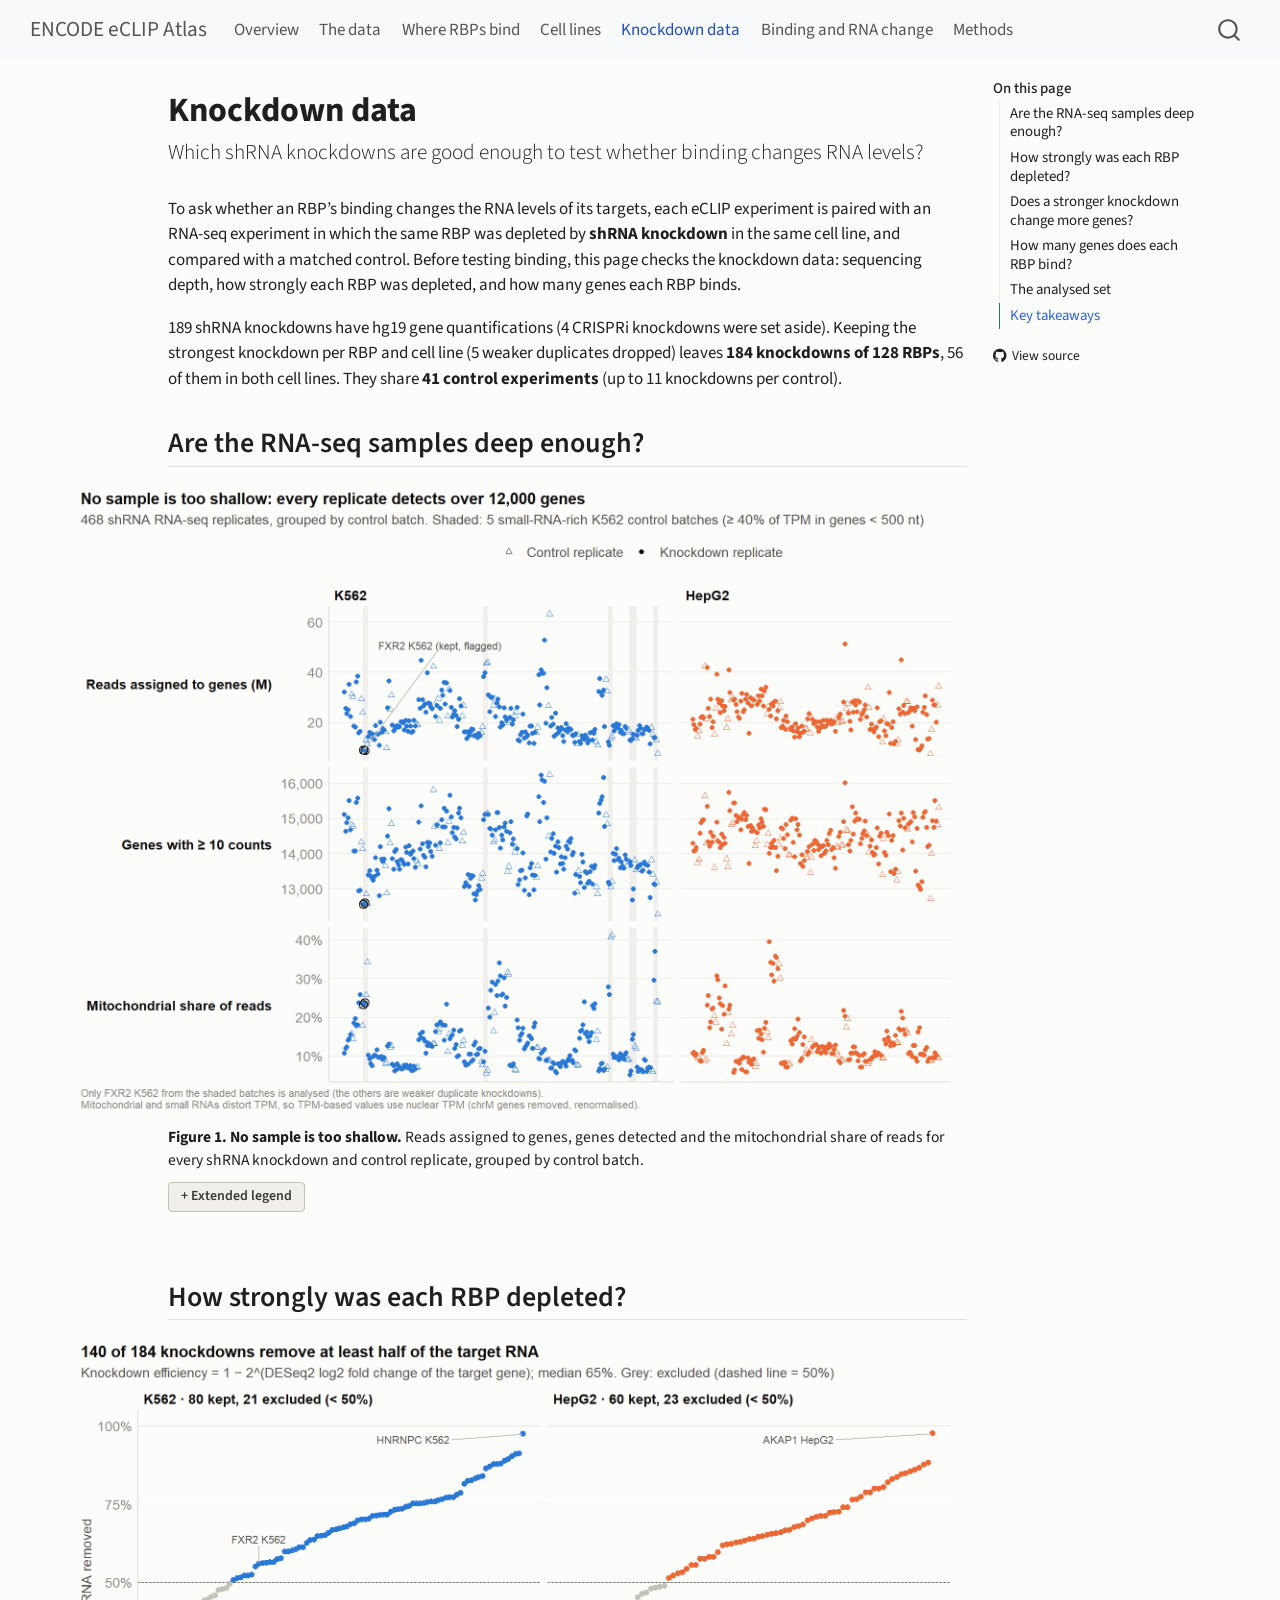
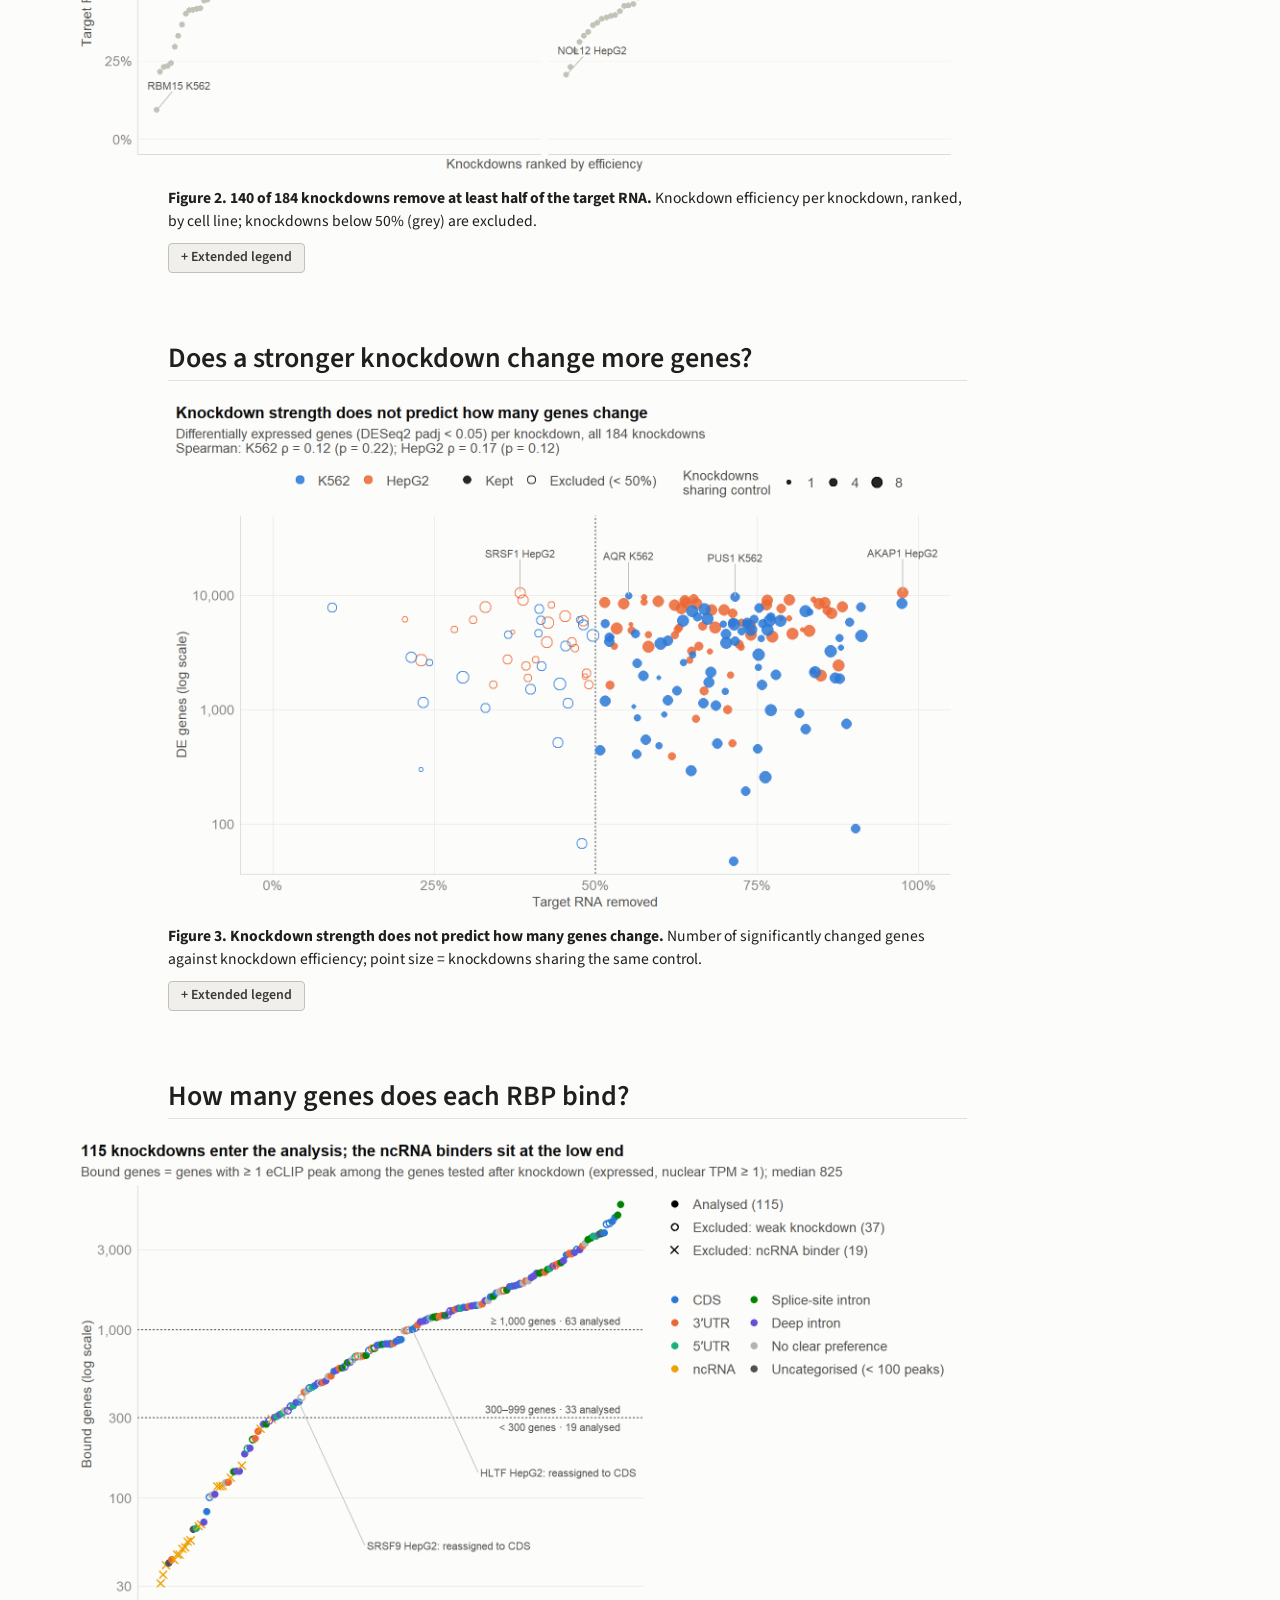
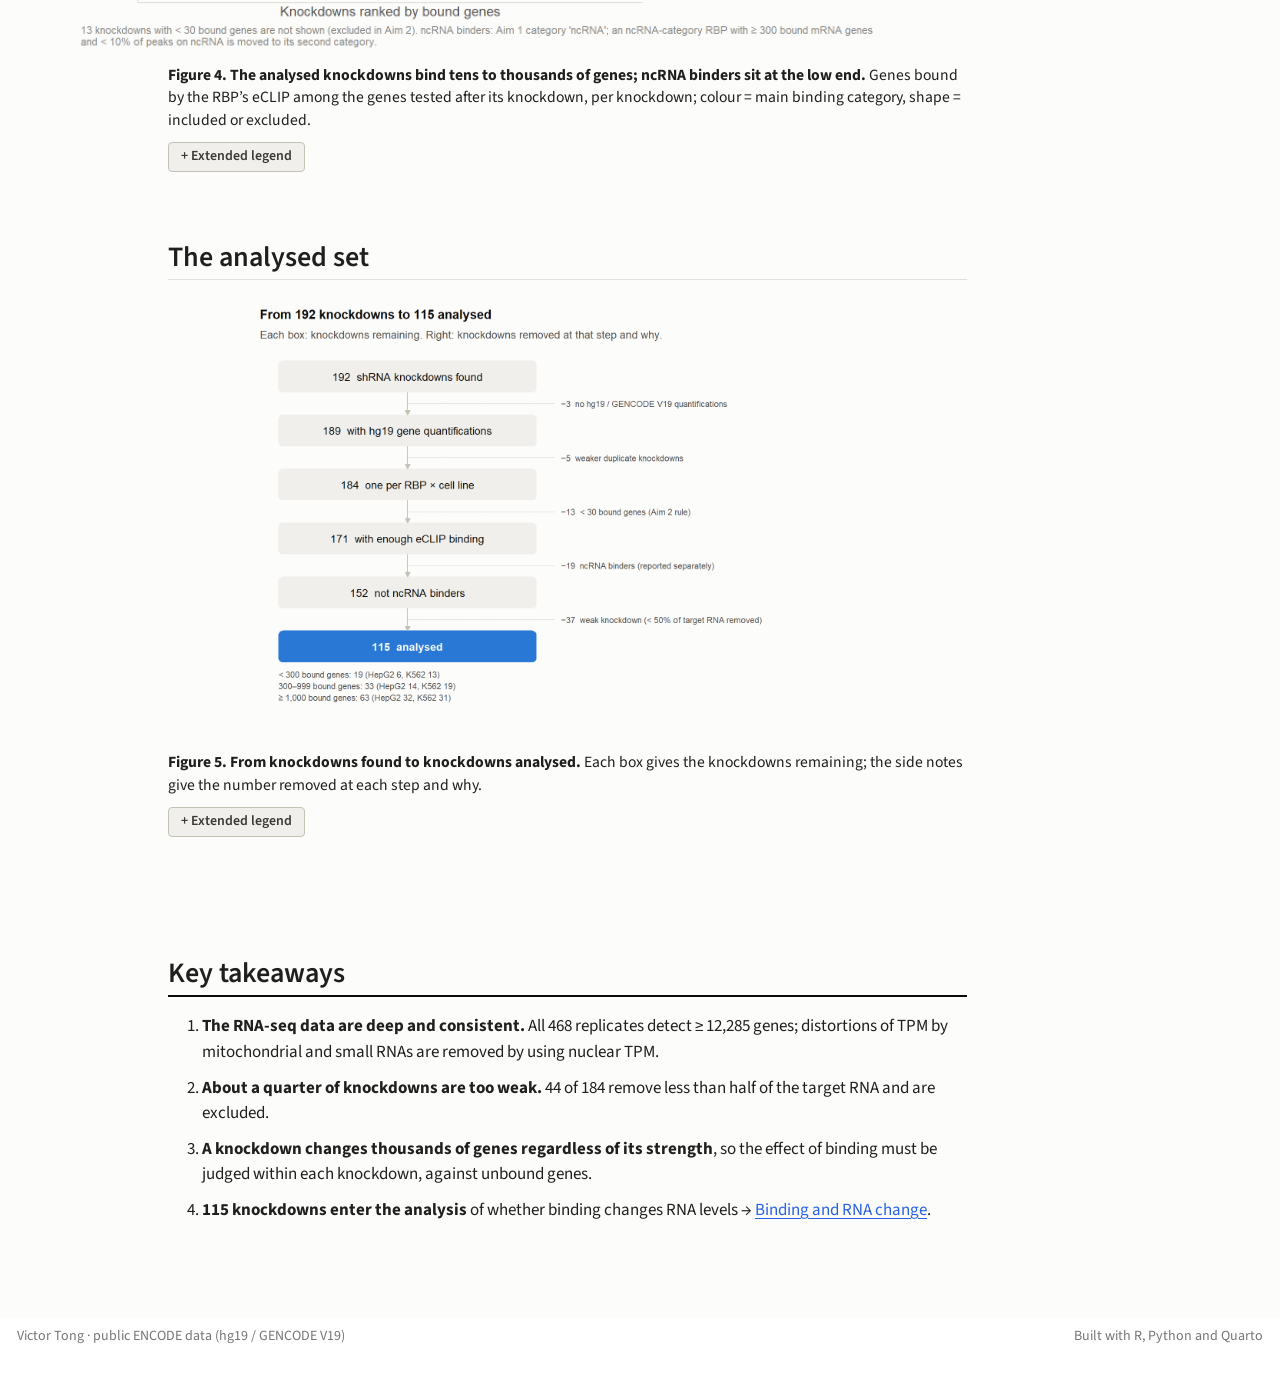
<file: report/knockdown.html>
<!DOCTYPE html>
<html xmlns="http://www.w3.org/1999/xhtml" lang="en" xml:lang="en"><head>

<meta charset="utf-8">
<meta name="generator" content="quarto-1.11.9">

<meta name="viewport" content="width=device-width, initial-scale=1.0, user-scalable=yes">


<title>Knockdown data – ENCODE eCLIP Atlas</title>
<style>
/* Default styles provided by pandoc.
** See https://pandoc.org/MANUAL.html#variables-for-html for config info.
*/
span.smallcaps{font-variant: small-caps;}
div.columns{display: flex; gap: 1.5em;}
div.column{flex: auto;}
@media screen {
div.columns{gap: min(4vw, 1.5em);}
div.column{overflow-x: auto;}
}
div.hanging-indent{margin-left: 1.5em; text-indent: -1.5em;}
ul.task-list{list-style: none;}
ul.task-list li input[type="checkbox"] {
  width: 0.8em;
  margin: 0 0.8em 0.2em -1em; /* quarto-specific, see https://github.com/quarto-dev/quarto-cli/issues/4556 */ 
  vertical-align: middle;
}
</style>


<script src="../site_libs/quarto-nav/quarto-nav.js"></script>
<script src="../site_libs/quarto-nav/headroom.min.js"></script>
<script src="../site_libs/clipboard/clipboard.min.js"></script>
<script src="../site_libs/quarto-search/autocomplete.umd.js"></script>
<script src="../site_libs/quarto-search/fuse.min.js"></script>
<script src="../site_libs/quarto-search/quarto-search.js"></script>
<meta name="quarto:offset" content="../">
<script src="../site_libs/quarto-html/quarto.js" type="module"></script>
<script src="../site_libs/quarto-html/tabsets/tabsets.js" type="module"></script>
<script src="../site_libs/quarto-html/scrollable-regions/scrollable-regions.js" type="module"></script>
<script src="../site_libs/quarto-html/popper.min.js"></script>
<script src="../site_libs/quarto-html/tippy.umd.min.js"></script>
<script src="../site_libs/quarto-html/anchor.min.js"></script>
<link href="../site_libs/quarto-html/tippy.css" rel="stylesheet">
<link href="../site_libs/quarto-html/quarto-syntax-highlighting-63b5708e65d6cd79cd7618c58d0c21e7.css" rel="stylesheet" id="quarto-text-highlighting-styles">
<script src="../site_libs/bootstrap/bootstrap.min.js"></script>
<link href="../site_libs/bootstrap/bootstrap-icons.css" rel="stylesheet">
<link href="../site_libs/bootstrap/bootstrap-48eea8e06ff06eb442a2daacfce5ac08.min.css" rel="stylesheet" append-hash="true" id="quarto-bootstrap" data-mode="light">
<script id="quarto-search-options" type="application/json">{
  "location": "navbar",
  "copy-button": false,
  "collapse-after": 3,
  "panel-placement": "end",
  "type": "overlay",
  "limit": 50,
  "keyboard-shortcut": [
    "f",
    "/",
    "s"
  ],
  "show-item-context": false,
  "language": {
    "search-no-results-text": "No results",
    "search-matching-documents-text": "matching documents",
    "search-copy-link-title": "Copy link to search",
    "search-hide-matches-text": "Hide additional matches",
    "search-more-match-text": "more match in this document",
    "search-more-matches-text": "more matches in this document",
    "search-clear-button-title": "Clear",
    "search-text-placeholder": "",
    "search-detached-cancel-button-title": "Cancel",
    "search-submit-button-title": "Submit",
    "search-label": "Search"
  }
}</script>


<link rel="stylesheet" href="../report/report.css">
</head>

<body class="nav-fixed quarto-light"><a id="quarto-skip-link" class="visually-hidden-focusable" href="#quarto-document-content">Skip to main content</a>

<div id="quarto-search-results"></div>
  <header id="quarto-header" class="headroom fixed-top">
    <nav class="navbar navbar-expand-lg " data-bs-theme="dark" aria-label="Site">
      <div class="navbar-container container-fluid">
      <div class="navbar-brand-container mx-auto">
    <a class="navbar-brand" href="../index.html">
    <span class="navbar-title">ENCODE eCLIP Atlas</span>
    </a>
  </div>
          <button class="navbar-toggler" type="button" data-bs-toggle="collapse" data-bs-target="#navbarCollapse" aria-controls="navbarCollapse" aria-expanded="false" aria-label="Toggle navigation" onclick="if (window.quartoToggleHeadroom) { window.quartoToggleHeadroom(); }">
  <span class="navbar-toggler-icon"></span>
</button>
          <div class="collapse navbar-collapse" id="navbarCollapse">
            <ul class="navbar-nav navbar-nav-scroll me-auto">
  <li class="nav-item">
    <a class="nav-link" href="../index.html"> 
<span class="menu-text">Overview</span></a>
  </li>  
  <li class="nav-item">
    <a class="nav-link" href="../report/data.html"> 
<span class="menu-text">The data</span></a>
  </li>  
  <li class="nav-item">
    <a class="nav-link" href="../report/binding.html"> 
<span class="menu-text">Where RBPs bind</span></a>
  </li>  
  <li class="nav-item">
    <a class="nav-link" href="../report/cross-cell.html"> 
<span class="menu-text">Cell lines</span></a>
  </li>  
  <li class="nav-item">
    <a class="nav-link active" href="../report/knockdown.html" aria-current="page"> 
<span class="menu-text">Knockdown data</span></a>
  </li>  
  <li class="nav-item">
    <a class="nav-link" href="../report/expression.html"> 
<span class="menu-text">Binding and RNA change</span></a>
  </li>  
  <li class="nav-item">
    <a class="nav-link" href="../report/methods.html"> 
<span class="menu-text">Methods</span></a>
  </li>  
</ul>
          </div> <!-- /navcollapse -->
            <div class="quarto-navbar-tools">
</div>
            <div id="quarto-search" class="" title="Search"></div>
      </div> <!-- /container-fluid -->
    </nav>
</header>
<!-- content -->
<div id="quarto-content" class="quarto-container page-columns page-rows-contents page-layout-article page-navbar">
<!-- sidebar -->
<!-- margin-sidebar -->
    <div id="quarto-margin-sidebar" class="sidebar margin-sidebar">
        <nav id="TOC" role="doc-toc" aria-labelledby="toc-title" class="toc-active">
    <h2 id="toc-title">On this page</h2>
   
  <ul>
  <li><a href="#are-the-rna-seq-samples-deep-enough" id="toc-are-the-rna-seq-samples-deep-enough" class="nav-link active" data-scroll-target="#are-the-rna-seq-samples-deep-enough">Are the RNA-seq samples deep enough?</a></li>
  <li><a href="#how-strongly-was-each-rbp-depleted" id="toc-how-strongly-was-each-rbp-depleted" class="nav-link" data-scroll-target="#how-strongly-was-each-rbp-depleted">How strongly was each RBP depleted?</a></li>
  <li><a href="#does-a-stronger-knockdown-change-more-genes" id="toc-does-a-stronger-knockdown-change-more-genes" class="nav-link" data-scroll-target="#does-a-stronger-knockdown-change-more-genes">Does a stronger knockdown change more genes?</a></li>
  <li><a href="#how-many-genes-does-each-rbp-bind" id="toc-how-many-genes-does-each-rbp-bind" class="nav-link" data-scroll-target="#how-many-genes-does-each-rbp-bind">How many genes does each RBP bind?</a></li>
  <li><a href="#the-analysed-set" id="toc-the-analysed-set" class="nav-link" data-scroll-target="#the-analysed-set">The analysed set</a></li>
  <li><a href="#key-takeaways" id="toc-key-takeaways" class="nav-link" data-scroll-target="#key-takeaways">Key takeaways</a></li>
  </ul>
<div class="toc-actions"><ul><li><a href="https://github.com/VictorTong7/encode-eclip-atlas/blob/main/analysis/report/knockdown.qmd" class="toc-action"><i class="bi bi-github"></i>View source</a></li></ul></div></nav>
    </div>
<!-- main -->
<main class="content page-columns page-full" id="quarto-document-content" tabindex="-1">

<header id="title-block-header" class="quarto-title-block default">
<div class="quarto-title">
<h1 class="title">Knockdown data</h1>
<p class="subtitle lead">Which shRNA knockdowns are good enough to test whether binding changes RNA levels?</p>
</div>



<div class="quarto-title-meta">

    
  
    
  </div>
  


</header>


<p>To ask whether an RBP’s binding changes the RNA levels of its targets, each eCLIP experiment is paired with an RNA-seq experiment in which the same RBP was depleted by <strong>shRNA knockdown</strong> in the same cell line, and compared with a matched control. Before testing binding, this page checks the knockdown data: sequencing depth, how strongly each RBP was depleted, and how many genes each RBP binds.</p>
<p>189 shRNA knockdowns have hg19 gene quantifications (4 CRISPRi knockdowns were set aside). Keeping the strongest knockdown per RBP and cell line (5 weaker duplicates dropped) leaves <strong>184 knockdowns of 128 RBPs</strong>, 56 of them in both cell lines. They share <strong>41 control experiments</strong> (up to 11 knockdowns per control).</p>
<section id="are-the-rna-seq-samples-deep-enough" class="level2 page-columns page-full">
<h2 class="anchored" data-anchor-id="are-the-rna-seq-samples-deep-enough">Are the RNA-seq samples deep enough?</h2>
<div class="quarto-figure quarto-figure-center page-columns page-full">
<figure class="figure page-columns page-full">
<p class="page-columns page-full"><img src="../results/figures/kd_qc_a_samples.png" class="img-fluid figure-img column-page-left"></p>
<figcaption><strong>Figure 1. No sample is too shallow.</strong> Reads assigned to genes, genes detected and the mitochondrial share of reads for every shRNA knockdown and control replicate, grouped by control batch.</figcaption>
</figure>
</div>
<details class="legend-more">
<summary>
Extended legend
</summary>
<ul>
<li><strong>Samples:</strong> 468 replicates (378 knockdown, 90 control); ENCODE RSEM gene quantifications, GENCODE V19 genes only.</li>
<li><strong>Depth:</strong> 7.5–63 M reads assigned to genes (median 20 M). Every replicate detects at least 12,285 genes with ≥ 10 counts; replicate correlation is ≥ 0.984 (log TPM).</li>
<li><strong>Mitochondrial reads:</strong> 5%–41% of reads (median 11%). These, and small RNAs, distort TPM, so expression is measured as <strong>nuclear TPM</strong> (TPM recomputed without the 37 mitochondrial genes).</li>
<li><strong>Shaded:</strong> 5 K562 control batches with an unusually large share of TPM in short genes (small RNAs), and their 6 knockdowns. Only FXR2 K562 is analysed from these (the others are weaker duplicates); it is flagged and every headline result was checked without it.</li>
</ul>
<p>Script: <code>analysis/R/12_kd_qc.R</code>. Figures: <code>analysis/R/12_kd_qc_figures.R</code>; data: <code>analysis/results/tables/kd_sample_qc.tsv</code>.</p>
</details>
</section>
<section id="how-strongly-was-each-rbp-depleted" class="level2 page-columns page-full">
<h2 class="anchored" data-anchor-id="how-strongly-was-each-rbp-depleted">How strongly was each RBP depleted?</h2>
<div class="quarto-figure quarto-figure-center page-columns page-full">
<figure class="figure page-columns page-full">
<p class="page-columns page-full"><img src="../results/figures/kd_qc_b_efficiency.png" class="img-fluid figure-img column-page-left"></p>
<figcaption><strong>Figure 2. 140 of 184 knockdowns remove at least half of the target RNA.</strong> Knockdown efficiency per knockdown, ranked, by cell line; knockdowns below 50% (grey) are excluded.</figcaption>
</figure>
</div>
<details class="legend-more">
<summary>
Extended legend
</summary>
<ul>
<li><strong>Efficiency:</strong> 1 − 2^(DESeq2 log2 fold change of the knocked-down RBP’s own gene), i.e.&nbsp;the share of the target RNA removed. Median 65% (range 9%–98%). It agrees with the nuclear-TPM ratio (Spearman ρ = 0.91).</li>
<li><strong>Exclusion:</strong> knockdowns removing less than 50% of the target RNA do not achieve the intended perturbation and are excluded (44: 21 K562, 23 HepG2). This removes NOL12 HepG2, one of the earlier “specific” examples. FXR2 K562 (56%) is kept.</li>
<li><strong>Differential expression:</strong> one DESeq2 model per control batch (the control plus every selected knockdown that uses it); shrunken log2 fold changes (apeglm); significant = adjusted p &lt; 0.05.</li>
</ul>
<p>Script: <code>analysis/R/10_knockdown_de.R</code>. (differential expression), <code>analysis/R/12_kd_qc.R</code>; data: <code>analysis/results/tables/kd_groups.tsv</code>.</p>
</details>
</section>
<section id="does-a-stronger-knockdown-change-more-genes" class="level2">
<h2 class="anchored" data-anchor-id="does-a-stronger-knockdown-change-more-genes">Does a stronger knockdown change more genes?</h2>
<div class="quarto-figure quarto-figure-center">
<figure class="figure">
<p><img src="../results/figures/kd_qc_c_response.png" class="img-fluid figure-img" style="width:100.0%"></p>
<figcaption><strong>Figure 3. Knockdown strength does not predict how many genes change.</strong> Number of significantly changed genes against knockdown efficiency; point size = knockdowns sharing the same control.</figcaption>
</figure>
</div>
<details class="legend-more">
<summary>
Extended legend
</summary>
<ul>
<li><strong>Changed genes per knockdown:</strong> median 4,309 (range 47–10,477).</li>
<li><strong>Correlation with efficiency:</strong> Spearman ρ = 0.12 (K562), 0.17 (HepG2). Even weak knockdowns change thousands of genes.</li>
<li><strong>Interpretation:</strong> most changes after a knockdown are not specific to the depleted RBP: knockdowns sharing a control correlate, and a general response to the procedure is likely. This is why the next page compares bound genes with <strong>unbound genes in the same knockdown</strong>, never knockdowns with each other.</li>
</ul>
<p>Script: <code>analysis/R/12_kd_qc.R</code>.</p>
</details>
</section>
<section id="how-many-genes-does-each-rbp-bind" class="level2 page-columns page-full">
<h2 class="anchored" data-anchor-id="how-many-genes-does-each-rbp-bind">How many genes does each RBP bind?</h2>
<div class="quarto-figure quarto-figure-center page-columns page-full">
<figure class="figure page-columns page-full">
<p class="page-columns page-full"><img src="../results/figures/kd_qc_d_eclip_genes.png" class="img-fluid figure-img column-page-left"></p>
<figcaption><strong>Figure 4. The analysed knockdowns bind tens to thousands of genes; ncRNA binders sit at the low end.</strong> Genes bound by the RBP’s eCLIP among the genes tested after its knockdown, per knockdown; colour = main binding category, shape = included or excluded.</figcaption>
</figure>
</div>
<details class="legend-more">
<summary>
Extended legend
</summary>
<ul>
<li><strong>Bound gene:</strong> ≥ 1 eCLIP peak of the same RBP in the same cell line (the experiment with most peaks), among genes tested after the knockdown and expressed in the controls (nuclear TPM ≥ 1). Median 1,190 bound genes per analysed knockdown.</li>
<li><strong>Excluded:</strong> 0 knockdowns with &lt; 30 bound genes (not shown); 19 <strong>ncRNA binders</strong> (main binding category from <a href="../report/binding.html">Where RBPs bind</a>), whose targets are mostly not measured by gene-level RNA-seq; and the weak knockdowns from Figure 2.</li>
<li><strong>Reassigned:</strong> an ncRNA-category RBP with ≥ 300 bound mRNA genes and &lt; 10% of peaks on ncRNA is moved to its second category (HLTF HepG2 and SRSF9 HepG2 → CDS) for this analysis only.</li>
<li><strong>Tiers</strong> (dashed lines): &lt; 300, 300–999 and ≥ 1,000 bound genes.</li>
</ul>
<p>Script: <code>analysis/R/12_kd_qc.R</code>.</p>
</details>
</section>
<section id="the-analysed-set" class="level2">
<h2 class="anchored" data-anchor-id="the-analysed-set">The analysed set</h2>
<div class="quarto-figure quarto-figure-center">
<figure class="figure">
<p><img src="../results/figures/kd_qc_e_flow.png" class="img-fluid figure-img" style="width:80.0%"></p>
<figcaption><strong>Figure 5. From knockdowns found to knockdowns analysed.</strong> Each box gives the knockdowns remaining; the side notes give the number removed at each step and why.</figcaption>
</figure>
</div>
<details class="legend-more">
<summary>
Extended legend
</summary>
<ul>
<li><strong>Analysed:</strong> 115 knockdowns (63 K562, 52 HepG2), split by bound genes into 19 (&lt; 300), 33 (300–999) and 63 (≥ 1,000).</li>
<li><strong>Order of exclusion:</strong> no hg19 data → weaker duplicates → too few bound genes → ncRNA binders → weak knockdowns.</li>
</ul>
<p>Script: <code>analysis/R/12_kd_qc.R</code>.</p>
</details>
</section>
<section id="key-takeaways" class="level2">
<h2 class="anchored" data-anchor-id="key-takeaways">Key takeaways</h2>
<ol type="1">
<li><strong>The RNA-seq data are deep and consistent.</strong> All 468 replicates detect ≥ 12,285 genes; distortions of TPM by mitochondrial and small RNAs are removed by using nuclear TPM.</li>
<li><strong>About a quarter of knockdowns are too weak.</strong> 44 of 184 remove less than half of the target RNA and are excluded.</li>
<li><strong>A knockdown changes thousands of genes regardless of its strength</strong>, so the effect of binding must be judged within each knockdown, against unbound genes.</li>
<li><strong>115 knockdowns enter the analysis</strong> of whether binding changes RNA levels → <a href="../report/expression.html">Binding and RNA change</a>.</li>
</ol>


</section>

</main> <!-- /main -->
<script id="quarto-html-after-body" type="application/javascript">
  window.document.addEventListener("DOMContentLoaded", function (event) {
    const icon = "";
    const anchorJS = new window.AnchorJS();
    anchorJS.options = {
      placement: 'right',
      icon: icon
    };
    anchorJS.add('.anchored');
    const isCodeAnnotation = (el) => {
      for (const clz of el.classList) {
        if (clz.startsWith('code-annotation-')) {                     
          return true;
        }
      }
      return false;
    }
    const onCopySuccess = function(e) {
      // button target
      const button = e.trigger;
      // don't keep focus
      button.blur();
      // flash "checked"
      button.classList.add('code-copy-button-checked');
      var currentTitle = button.getAttribute("title");
      button.setAttribute("title", "Copied!");
      let tooltip;
      if (window.bootstrap) {
        button.setAttribute("data-bs-toggle", "tooltip");
        button.setAttribute("data-bs-placement", "left");
        button.setAttribute("data-bs-title", "Copied!");
        tooltip = new bootstrap.Tooltip(button, 
          { trigger: "manual", 
            customClass: "code-copy-button-tooltip",
            offset: [0, -8]});
        tooltip.show();    
      }
      setTimeout(function() {
        if (tooltip) {
          tooltip.hide();
          button.removeAttribute("data-bs-title");
          button.removeAttribute("data-bs-toggle");
          button.removeAttribute("data-bs-placement");
        }
        button.setAttribute("title", currentTitle);
        button.classList.remove('code-copy-button-checked');
      }, 1000);
      // clear code selection
      e.clearSelection();
    }
    const getTextToCopy = function(trigger) {
      const outerScaffold = trigger.parentElement.cloneNode(true);
      const codeEl = outerScaffold.querySelector('code');
      for (const childEl of codeEl.children) {
        if (isCodeAnnotation(childEl)) {
          childEl.remove();
        }
      }
      return codeEl.innerText;
    }
    const clipboard = new window.ClipboardJS('.code-copy-button:not([data-in-quarto-modal])', {
      text: getTextToCopy
    });
    clipboard.on('success', onCopySuccess);
    if (window.document.getElementById('quarto-embedded-source-code-modal')) {
      const clipboardModal = new window.ClipboardJS('.code-copy-button[data-in-quarto-modal]', {
        text: getTextToCopy,
        container: window.document.getElementById('quarto-embedded-source-code-modal')
      });
      clipboardModal.on('success', onCopySuccess);
    }
      var localhostRegex = new RegExp(/^(?:http|https):\/\/localhost\:?[0-9]*\//);
      var mailtoRegex = new RegExp(/^mailto:/);
        var filterRegex = new RegExp("https:\/\/victortong7\.github\.io\/encode-eclip-atlas\/");
      var isInternal = (href) => {
          return filterRegex.test(href) || localhostRegex.test(href) || mailtoRegex.test(href);
      }
      // Inspect non-navigation links and adorn them if external
      window.quartoDecorateExternalLinks = function (root) {
     var links = (root || window.document).querySelectorAll('a[href]:not(.nav-link):not(.navbar-brand):not(.toc-action):not(.sidebar-link):not(.sidebar-item-toggle):not(.pagination-link):not(.no-external):not([aria-hidden]):not(.dropdown-item):not(.quarto-navigation-tool):not(.about-link)');
      for (var i=0; i<links.length; i++) {
        const link = links[i];
        if (!isInternal(link.href)) {
          // undo the damage that might have been done by quarto-nav.js in the case of
          // links that we want to consider external
          if (link.dataset.originalHref !== undefined) {
            link.href = link.dataset.originalHref;
          }
          if (!link.classList.contains('no-external-icon')) {
          }
        }
      }
      };
      window.quartoDecorateExternalLinks(window.document);
    // Esc closes the popup (WCAG 1.4.13) and focus leaving both trigger and
    // popup closes it (WCAG 2.4.11); tippy handles neither for interactive popups.
    const hideOnEscAndFocusOut = {
      name: 'hideOnEscAndFocusOut',
      defaultValue: true,
      fn(instance) {
        const dismiss = () => {
          // A show scheduled by the trigger delay would otherwise reopen it
          instance.clearDelayTimeouts();
          instance.hide();
        };
        const onKeyDown = (event) => {
          if (event.key !== 'Escape') {
            return;
          }
          // Keep Esc from also reaching page handlers (e.g. reveal.js overview),
          // except an open reveal.js slide menu, which Esc should close too.
          // The menu handles keys only when its keyboard option is on.
          const menuHandlesEsc = window.Reveal?.getPlugin?.('menu')?.isOpen() &&
            window.Reveal.getConfig().menu?.keyboard !== false;
          if (!menuHandlesEsc) {
            event.stopPropagation();
          }
          if (instance.popper.contains(window.document.activeElement)) {
            // Disabled while refocusing so the focus trigger does not reopen it
            instance.disable();
            instance.reference.focus();
            instance.enable();
          }
          dismiss();
        };
        const onFocusOut = (event) => {
          const target = event.relatedTarget;
          if (target && !instance.reference.contains(target) &&
              !instance.popper.contains(target)) {
            dismiss();
          }
        };
        // On the trigger too: a click trigger (code-annotations: select) has no
        // blur handling. Attached for the instance's lifetime so leaving the
        // trigger also cancels a show still pending on the trigger delay.
        instance.reference.addEventListener('focusout', onFocusOut);
        return {
          onShow() {
            window.document.addEventListener('keydown', onKeyDown, true);
            instance.popper.addEventListener('focusout', onFocusOut);
          },
          onHide() {
            window.document.removeEventListener('keydown', onKeyDown, true);
            instance.popper.removeEventListener('focusout', onFocusOut);
          },
          onDestroy() {
            instance.reference.removeEventListener('focusout', onFocusOut);
          },
        };
      },
    };
    function tippyHover(el, contentFn, onTriggerFn, onUntriggerFn) {
      const config = {
        allowHTML: true,
        maxWidth: 500,
        delay: 100,
        arrow: false,
        appendTo: function(el) {
            return el.parentElement;
        },
        interactive: true,
        interactiveBorder: 10,
        theme: 'quarto',
        placement: 'bottom-start',
        plugins: [hideOnEscAndFocusOut],
      };
      if (contentFn) {
        config.content = contentFn;
      }
      if (onTriggerFn) {
        config.onTrigger = onTriggerFn;
      }
      if (onUntriggerFn) {
        config.onUntrigger = onUntriggerFn;
      }
      window.tippy(el, config); 
    }
    const noterefs = window.document.querySelectorAll('a[role="doc-noteref"]');
    for (var i=0; i<noterefs.length; i++) {
      const ref = noterefs[i];
      tippyHover(ref, function() {
        // use id or data attribute instead here
        let href = ref.getAttribute('data-footnote-href') || ref.getAttribute('href');
        try { href = new URL(href).hash; } catch {}
        const id = href.replace(/^#\/?/, "");
        const note = window.document.getElementById(id);
        if (note) {
          return note.innerHTML;
        } else {
          return "";
        }
      });
    }
    const xrefs = window.document.querySelectorAll('a.quarto-xref');
    const processXRef = (id, note) => {
      // Strip column container classes
      const stripColumnClz = (el) => {
        el.classList.remove("page-full", "page-columns");
        if (el.children) {
          for (const child of el.children) {
            stripColumnClz(child);
          }
        }
      }
      stripColumnClz(note)
      if (id === null || id.startsWith('sec-')) {
        // Special case sections, only their first couple elements
        const container = document.createElement("div");
        if (note.children && note.children.length > 2) {
          container.appendChild(note.children[0].cloneNode(true));
          for (let i = 1; i < note.children.length; i++) {
            const child = note.children[i];
            if (child.tagName === "P" && child.innerText === "") {
              continue;
            } else {
              container.appendChild(child.cloneNode(true));
              break;
            }
          }
          if (window.Quarto?.typesetMath) {
            window.Quarto.typesetMath(container);
          }
          return container.innerHTML
        } else {
          if (window.Quarto?.typesetMath) {
            window.Quarto.typesetMath(note);
          }
          return note.innerHTML;
        }
      } else {
        // Remove any anchor links if they are present
        const anchorLink = note.querySelector('a.anchorjs-link');
        if (anchorLink) {
          anchorLink.remove();
        }
        if (window.Quarto?.typesetMath) {
          window.Quarto.typesetMath(note);
        }
        if (note.classList.contains("callout")) {
          return note.outerHTML;
        } else {
          return note.innerHTML;
        }
      }
    }
    for (var i=0; i<xrefs.length; i++) {
      const xref = xrefs[i];
      tippyHover(xref, undefined, function(instance) {
        instance.disable();
        let url = xref.getAttribute('href');
        let hash = undefined; 
        if (url.startsWith('#')) {
          hash = url;
        } else {
          try { hash = new URL(url).hash; } catch {}
        }
        if (hash) {
          const id = hash.replace(/^#\/?/, "");
          const note = window.document.getElementById(id);
          if (note !== null) {
            try {
              const html = processXRef(id, note.cloneNode(true));
              instance.setContent(html);
            } finally {
              instance.enable();
              instance.show();
            }
          } else {
            // See if we can fetch this
            fetch(url.split('#')[0])
            .then(res => res.text())
            .then(html => {
              const parser = new DOMParser();
              const htmlDoc = parser.parseFromString(html, "text/html");
              const note = htmlDoc.getElementById(id);
              if (note !== null) {
                const html = processXRef(id, note);
                instance.setContent(html);
              } 
            }).finally(() => {
              instance.enable();
              instance.show();
            });
          }
        } else {
          // See if we can fetch a full url (with no hash to target)
          // This is a special case and we should probably do some content thinning / targeting
          fetch(url)
          .then(res => res.text())
          .then(html => {
            const parser = new DOMParser();
            const htmlDoc = parser.parseFromString(html, "text/html");
            const note = htmlDoc.querySelector('main.content');
            if (note !== null) {
              // This should only happen for chapter cross references
              // (since there is no id in the URL)
              // remove the first header
              if (note.children.length > 0 && note.children[0].tagName === "HEADER") {
                note.children[0].remove();
              }
              const html = processXRef(null, note);
              instance.setContent(html);
            } 
          }).finally(() => {
            instance.enable();
            instance.show();
          });
        }
      }, function(instance) {
      });
    }
        let selectedAnnoteEl;
        const selectorForAnnotation = ( cell, annotation) => {
          let cellAttr = 'data-code-cell="' + cell + '"';
          let lineAttr = 'data-code-annotation="' +  annotation + '"';
          const selector = 'span[' + cellAttr + '][' + lineAttr + ']';
          return selector;
        }
        const selectCodeLines = (annoteEl) => {
          const doc = window.document;
          const targetCell = annoteEl.getAttribute("data-target-cell");
          const targetAnnotation = annoteEl.getAttribute("data-target-annotation");
          const annoteSpan = window.document.querySelector(selectorForAnnotation(targetCell, targetAnnotation));
          const lines = annoteSpan.getAttribute("data-code-lines").split(",");
          const lineIds = lines.map((line) => {
            return targetCell + "-" + line;
          })
          // Each band is positioned against its own containing block, which is
          // not the offsetParent of the lines, so place it from client rects.
          const placeBand = (band, firstEl, lastEl, codeBlock) => {
            const container = band.offsetParent;
            if (container === null) {
              return;
            }
            const containerRect = container.getBoundingClientRect();
            // Reveal.js scales slides with a transform, so convert client
            // pixels back to the CSS pixels of the container.
            const scale = containerRect.height / container.offsetHeight || 1;
            const firstRect = firstEl.getBoundingClientRect();
            const lastRect = lastEl.getBoundingClientRect();
            const top = (firstRect.top - containerRect.top) / scale - container.clientTop + container.scrollTop;
            const height = (lastRect.bottom - firstRect.top) / scale;
            band.style.top = top - 2 + "px";
            band.style.height = height + 4 + "px";
            if (codeBlock) {
              // Without the copy button wrapper, the containing block is wider
              // than the code block, so span the code block explicitly.
              const blockRect = codeBlock.getBoundingClientRect();
              band.style.left = (blockRect.left - containerRect.left) / scale - container.clientLeft + container.scrollLeft + "px";
              band.style.width = blockRect.width / scale + "px";
            }
          };
          if (lineIds.length > 0) {
            const el = window.document.getElementById(lineIds[0]);
            const lastEl = window.document.getElementById(lineIds[lineIds.length - 1]);
            const parent = el.parentElement.parentElement;
            // cook up a div (if necessary) and position it
            let div = window.document.getElementById("code-annotation-line-highlight");
            if (div === null) {
              div = window.document.createElement("div");
              div.setAttribute("id", "code-annotation-line-highlight");
              div.style.position = 'absolute';
              parent.appendChild(div);
            }
            placeBand(div, el, lastEl, parent.closest("div.sourceCode") || parent);
            let gutterDiv = window.document.getElementById("code-annotation-line-highlight-gutter");
            if (gutterDiv === null) {
              gutterDiv = window.document.createElement("div");
              gutterDiv.setAttribute("id", "code-annotation-line-highlight-gutter");
              gutterDiv.style.position = 'absolute';
              const codeCell = window.document.getElementById(targetCell);
              const gutter = codeCell.querySelector('.code-annotation-gutter');
              gutter.appendChild(gutterDiv);
            }
            placeBand(gutterDiv, el, lastEl);
            selectedAnnoteEl = annoteEl;
          }
        };
        const unselectCodeLines = () => {
          const elementsIds = ["code-annotation-line-highlight", "code-annotation-line-highlight-gutter"];
          elementsIds.forEach((elId) => {
            const div = window.document.getElementById(elId);
            if (div) {
              div.remove();
            }
          });
          selectedAnnoteEl = undefined;
        };
          // Handle positioning of the toggle
      window.addEventListener(
        "resize",
        throttle(() => {
          elRect = undefined;
          if (selectedAnnoteEl) {
            selectCodeLines(selectedAnnoteEl);
          }
        }, 10)
      );
      function throttle(fn, ms) {
      let throttle = false;
      let timer;
        return (...args) => {
          if(!throttle) { // first call gets through
              fn.apply(this, args);
              throttle = true;
          } else { // all the others get throttled
              if(timer) clearTimeout(timer); // cancel #2
              timer = setTimeout(() => {
                fn.apply(this, args);
                timer = throttle = false;
              }, ms);
          }
        };
      }
        // Attach click handler to the DT
        const annoteDls = window.document.querySelectorAll('dt[data-target-cell]');
        for (const annoteDlNode of annoteDls) {
          annoteDlNode.addEventListener('click', (event) => {
            const clickedEl = event.target;
            if (clickedEl !== selectedAnnoteEl) {
              unselectCodeLines();
              const activeEl = window.document.querySelector('dt[data-target-cell].code-annotation-active');
              if (activeEl) {
                activeEl.classList.remove('code-annotation-active');
              }
              selectCodeLines(clickedEl);
              clickedEl.classList.add('code-annotation-active');
            } else {
              // Unselect the line
              unselectCodeLines();
              clickedEl.classList.remove('code-annotation-active');
            }
          });
        }
    const findCites = (el) => {
      const parentEl = el.parentElement;
      if (parentEl) {
        const cites = parentEl.dataset.cites;
        if (cites) {
          return {
            el,
            cites: cites.split(' ')
          };
        } else {
          return findCites(el.parentElement)
        }
      } else {
        return undefined;
      }
    };
    var bibliorefs = window.document.querySelectorAll('a[role="doc-biblioref"]');
    for (var i=0; i<bibliorefs.length; i++) {
      const ref = bibliorefs[i];
      const citeInfo = findCites(ref);
      if (citeInfo) {
        tippyHover(citeInfo.el, function() {
          var popup = window.document.createElement('div');
          citeInfo.cites.forEach(function(cite) {
            var citeDiv = window.document.createElement('div');
            citeDiv.classList.add('hanging-indent');
            citeDiv.classList.add('csl-entry');
            var biblioDiv = window.document.getElementById('ref-' + cite);
            if (biblioDiv) {
              citeDiv.innerHTML = biblioDiv.innerHTML;
            }
            popup.appendChild(citeDiv);
          });
          return popup.innerHTML;
        });
      }
    }
  });
  </script>
  <script type="application/javascript">
  window.quartoScrollableRegionsLabels = {"code":"Scrollable code","output":"Scrollable output"};
  </script>
</div> <!-- /content -->
<footer class="footer">
  <div class="nav-footer">
    <div class="nav-footer-left">
<p>Victor Tong · public ENCODE data (hg19 / GENCODE V19)</p>
</div>   
    <div class="nav-footer-center">
      &nbsp;
    <div class="toc-actions d-sm-block d-md-none"><ul><li><a href="https://github.com/VictorTong7/encode-eclip-atlas/blob/main/analysis/report/knockdown.qmd" class="toc-action"><i class="bi bi-github"></i>View source</a></li></ul></div></div>
    <div class="nav-footer-right">
<p>Built with R, Python and Quarto</p>
</div>
  </div>
</footer>




</body></html>
</file>
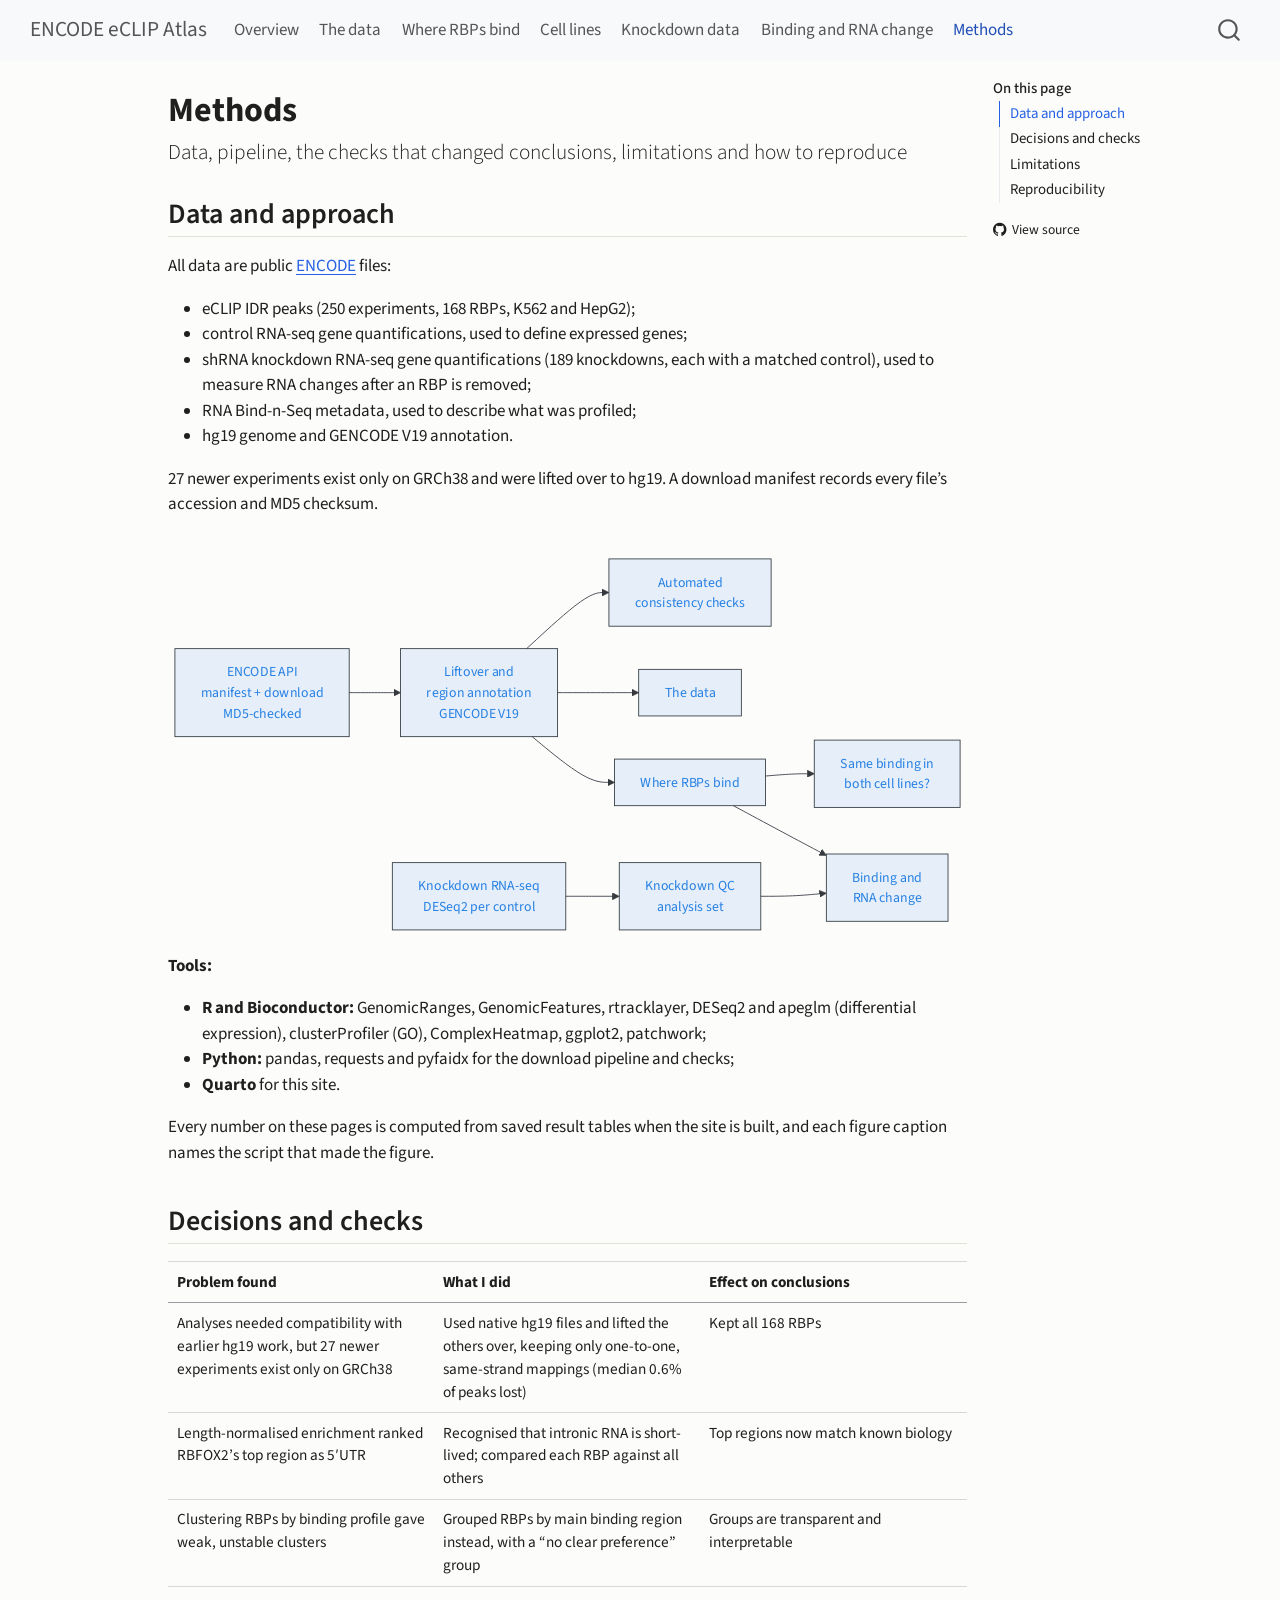
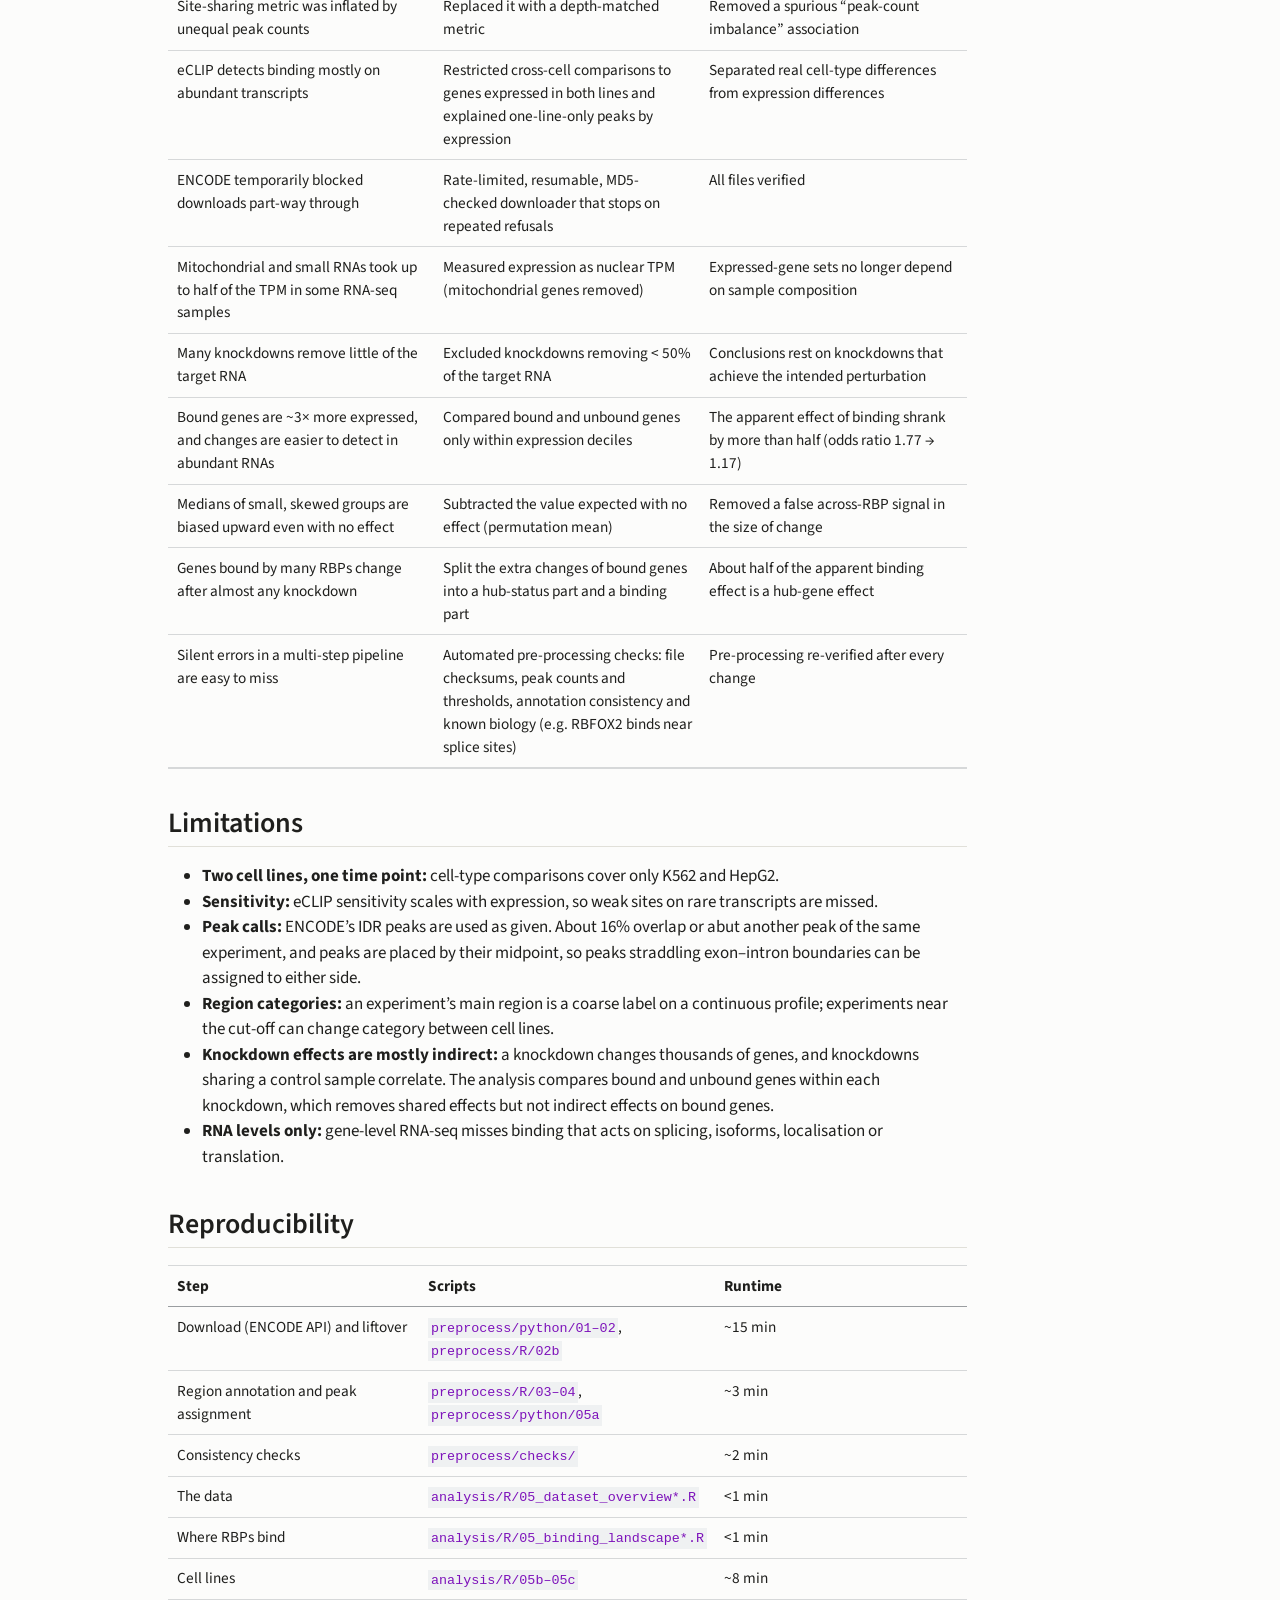
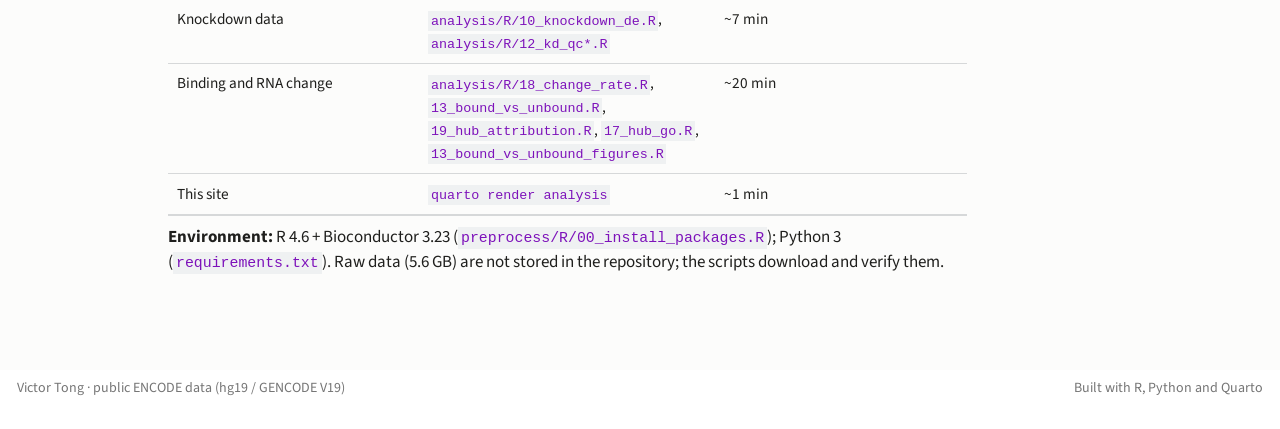
<file: report/methods.html>
<!DOCTYPE html>
<html xmlns="http://www.w3.org/1999/xhtml" lang="en" xml:lang="en"><head>

<meta charset="utf-8">
<meta name="generator" content="quarto-1.11.9">

<meta name="viewport" content="width=device-width, initial-scale=1.0, user-scalable=yes">


<title>Methods – ENCODE eCLIP Atlas</title>
<style>
/* Default styles provided by pandoc.
** See https://pandoc.org/MANUAL.html#variables-for-html for config info.
*/
span.smallcaps{font-variant: small-caps;}
div.columns{display: flex; gap: 1.5em;}
div.column{flex: auto;}
@media screen {
div.columns{gap: min(4vw, 1.5em);}
div.column{overflow-x: auto;}
}
div.hanging-indent{margin-left: 1.5em; text-indent: -1.5em;}
ul.task-list{list-style: none;}
ul.task-list li input[type="checkbox"] {
  width: 0.8em;
  margin: 0 0.8em 0.2em -1em; /* quarto-specific, see https://github.com/quarto-dev/quarto-cli/issues/4556 */ 
  vertical-align: middle;
}
</style>


<script src="../site_libs/quarto-nav/quarto-nav.js"></script>
<script src="../site_libs/quarto-nav/headroom.min.js"></script>
<script src="../site_libs/clipboard/clipboard.min.js"></script>
<script src="../site_libs/quarto-search/autocomplete.umd.js"></script>
<script src="../site_libs/quarto-search/fuse.min.js"></script>
<script src="../site_libs/quarto-search/quarto-search.js"></script>
<meta name="quarto:offset" content="../">
<script src="../site_libs/quarto-html/quarto.js" type="module"></script>
<script src="../site_libs/quarto-html/tabsets/tabsets.js" type="module"></script>
<script src="../site_libs/quarto-html/scrollable-regions/scrollable-regions.js" type="module"></script>
<script src="../site_libs/quarto-html/popper.min.js"></script>
<script src="../site_libs/quarto-html/tippy.umd.min.js"></script>
<script src="../site_libs/quarto-html/anchor.min.js"></script>
<link href="../site_libs/quarto-html/tippy.css" rel="stylesheet">
<link href="../site_libs/quarto-html/quarto-syntax-highlighting-63b5708e65d6cd79cd7618c58d0c21e7.css" rel="stylesheet" id="quarto-text-highlighting-styles">
<script src="../site_libs/bootstrap/bootstrap.min.js"></script>
<link href="../site_libs/bootstrap/bootstrap-icons.css" rel="stylesheet">
<link href="../site_libs/bootstrap/bootstrap-48eea8e06ff06eb442a2daacfce5ac08.min.css" rel="stylesheet" append-hash="true" id="quarto-bootstrap" data-mode="light">
<script id="quarto-search-options" type="application/json">{
  "location": "navbar",
  "copy-button": false,
  "collapse-after": 3,
  "panel-placement": "end",
  "type": "overlay",
  "limit": 50,
  "keyboard-shortcut": [
    "f",
    "/",
    "s"
  ],
  "show-item-context": false,
  "language": {
    "search-no-results-text": "No results",
    "search-matching-documents-text": "matching documents",
    "search-copy-link-title": "Copy link to search",
    "search-hide-matches-text": "Hide additional matches",
    "search-more-match-text": "more match in this document",
    "search-more-matches-text": "more matches in this document",
    "search-clear-button-title": "Clear",
    "search-text-placeholder": "",
    "search-detached-cancel-button-title": "Cancel",
    "search-submit-button-title": "Submit",
    "search-label": "Search"
  }
}</script>
<script src="../site_libs/quarto-diagram/mermaid.min.js"></script>
<script src="../site_libs/quarto-diagram/mermaid-init.js"></script>
<link href="../site_libs/quarto-diagram/mermaid.css" rel="stylesheet">


<link rel="stylesheet" href="../report/report.css">
</head>

<body class="nav-fixed quarto-light"><a id="quarto-skip-link" class="visually-hidden-focusable" href="#quarto-document-content">Skip to main content</a>

<div id="quarto-search-results"></div>
  <header id="quarto-header" class="headroom fixed-top">
    <nav class="navbar navbar-expand-lg " data-bs-theme="dark" aria-label="Site">
      <div class="navbar-container container-fluid">
      <div class="navbar-brand-container mx-auto">
    <a class="navbar-brand" href="../index.html">
    <span class="navbar-title">ENCODE eCLIP Atlas</span>
    </a>
  </div>
          <button class="navbar-toggler" type="button" data-bs-toggle="collapse" data-bs-target="#navbarCollapse" aria-controls="navbarCollapse" aria-expanded="false" aria-label="Toggle navigation" onclick="if (window.quartoToggleHeadroom) { window.quartoToggleHeadroom(); }">
  <span class="navbar-toggler-icon"></span>
</button>
          <div class="collapse navbar-collapse" id="navbarCollapse">
            <ul class="navbar-nav navbar-nav-scroll me-auto">
  <li class="nav-item">
    <a class="nav-link" href="../index.html"> 
<span class="menu-text">Overview</span></a>
  </li>  
  <li class="nav-item">
    <a class="nav-link" href="../report/data.html"> 
<span class="menu-text">The data</span></a>
  </li>  
  <li class="nav-item">
    <a class="nav-link" href="../report/binding.html"> 
<span class="menu-text">Where RBPs bind</span></a>
  </li>  
  <li class="nav-item">
    <a class="nav-link" href="../report/cross-cell.html"> 
<span class="menu-text">Cell lines</span></a>
  </li>  
  <li class="nav-item">
    <a class="nav-link" href="../report/knockdown.html"> 
<span class="menu-text">Knockdown data</span></a>
  </li>  
  <li class="nav-item">
    <a class="nav-link" href="../report/expression.html"> 
<span class="menu-text">Binding and RNA change</span></a>
  </li>  
  <li class="nav-item">
    <a class="nav-link active" href="../report/methods.html" aria-current="page"> 
<span class="menu-text">Methods</span></a>
  </li>  
</ul>
          </div> <!-- /navcollapse -->
            <div class="quarto-navbar-tools">
</div>
            <div id="quarto-search" class="" title="Search"></div>
      </div> <!-- /container-fluid -->
    </nav>
</header>
<!-- content -->
<div id="quarto-content" class="quarto-container page-columns page-rows-contents page-layout-article page-navbar">
<!-- sidebar -->
<!-- margin-sidebar -->
    <div id="quarto-margin-sidebar" class="sidebar margin-sidebar">
        <nav id="TOC" role="doc-toc" aria-labelledby="toc-title" class="toc-active">
    <h2 id="toc-title">On this page</h2>
   
  <ul>
  <li><a href="#data-and-approach" id="toc-data-and-approach" class="nav-link active" data-scroll-target="#data-and-approach">Data and approach</a></li>
  <li><a href="#decisions-and-checks" id="toc-decisions-and-checks" class="nav-link" data-scroll-target="#decisions-and-checks">Decisions and checks</a></li>
  <li><a href="#limitations" id="toc-limitations" class="nav-link" data-scroll-target="#limitations">Limitations</a></li>
  <li><a href="#reproducibility" id="toc-reproducibility" class="nav-link" data-scroll-target="#reproducibility">Reproducibility</a></li>
  </ul>
<div class="toc-actions"><ul><li><a href="https://github.com/VictorTong7/encode-eclip-atlas/blob/main/analysis/report/methods.qmd" class="toc-action"><i class="bi bi-github"></i>View source</a></li></ul></div></nav>
    </div>
<!-- main -->
<main class="content" id="quarto-document-content" tabindex="-1">

<header id="title-block-header" class="quarto-title-block default">
<div class="quarto-title">
<h1 class="title">Methods</h1>
<p class="subtitle lead">Data, pipeline, the checks that changed conclusions, limitations and how to reproduce</p>
</div>



<div class="quarto-title-meta">

    
  
    
  </div>
  


</header>


<section id="data-and-approach" class="level2">
<h2 class="anchored" data-anchor-id="data-and-approach">Data and approach</h2>
<p>All data are public <a href="https://www.encodeproject.org">ENCODE</a> files:</p>
<ul>
<li>eCLIP IDR peaks (250 experiments, 168 RBPs, K562 and HepG2);</li>
<li>control RNA-seq gene quantifications, used to define expressed genes;</li>
<li>shRNA knockdown RNA-seq gene quantifications (189 knockdowns, each with a matched control), used to measure RNA changes after an RBP is removed;</li>
<li>RNA Bind-n-Seq metadata, used to describe what was profiled;</li>
<li>hg19 genome and GENCODE V19 annotation.</li>
</ul>
<p>27 newer experiments exist only on GRCh38 and were lifted over to hg19. A download manifest records every file’s accession and MD5 checksum.</p>
<div class="cell" data-layout-align="center">
<div class="cell-output-display">
<div>
<p></p><figure class="figure"><p></p>
<div>

<pre class="mermaid mermaid-js">flowchart LR
  A[ENCODE API&lt;br/&gt;manifest + download&lt;br/&gt;MD5-checked] --&gt; B[Liftover and&lt;br/&gt;region annotation&lt;br/&gt;GENCODE V19]
  B --&gt; C[Automated&lt;br/&gt;consistency checks]
  B --&gt; D[The data]
  B --&gt; E[Where RBPs bind]
  E --&gt; F[Same binding in&lt;br/&gt;both cell lines?]
  G[Knockdown RNA-seq&lt;br/&gt;DESeq2 per control] --&gt; H[Knockdown QC&lt;br/&gt;analysis set]
  E --&gt; I[Binding and&lt;br/&gt;RNA change]
  H --&gt; I
</pre>
</div>
<p></p></figure><p></p>
</div>
</div>
</div>
<p><strong>Tools:</strong></p>
<ul>
<li><strong>R and Bioconductor:</strong> GenomicRanges, GenomicFeatures, rtracklayer, DESeq2 and apeglm (differential expression), clusterProfiler (GO), ComplexHeatmap, ggplot2, patchwork;</li>
<li><strong>Python:</strong> pandas, requests and pyfaidx for the download pipeline and checks;</li>
<li><strong>Quarto</strong> for this site.</li>
</ul>
<p>Every number on these pages is computed from saved result tables when the site is built, and each figure caption names the script that made the figure.</p>
</section>
<section id="decisions-and-checks" class="level2">
<h2 class="anchored" data-anchor-id="decisions-and-checks">Decisions and checks</h2>
<table class="caption-top table">
<colgroup>
<col style="width: 33%">
<col style="width: 33%">
<col style="width: 33%">
</colgroup>
<thead>
<tr class="header">
<th>Problem found</th>
<th>What I did</th>
<th>Effect on conclusions</th>
</tr>
</thead>
<tbody>
<tr class="odd">
<td>Analyses needed compatibility with earlier hg19 work, but 27 newer experiments exist only on GRCh38</td>
<td>Used native hg19 files and lifted the others over, keeping only one-to-one, same-strand mappings (median 0.6% of peaks lost)</td>
<td>Kept all 168 RBPs</td>
</tr>
<tr class="even">
<td>Length-normalised enrichment ranked RBFOX2’s top region as 5′UTR</td>
<td>Recognised that intronic RNA is short-lived; compared each RBP against all others</td>
<td>Top regions now match known biology</td>
</tr>
<tr class="odd">
<td>Clustering RBPs by binding profile gave weak, unstable clusters</td>
<td>Grouped RBPs by main binding region instead, with a “no clear preference” group</td>
<td>Groups are transparent and interpretable</td>
</tr>
<tr class="even">
<td>Site-sharing metric was inflated by unequal peak counts</td>
<td>Replaced it with a depth-matched metric</td>
<td>Removed a spurious “peak-count imbalance” association</td>
</tr>
<tr class="odd">
<td>eCLIP detects binding mostly on abundant transcripts</td>
<td>Restricted cross-cell comparisons to genes expressed in both lines and explained one-line-only peaks by expression</td>
<td>Separated real cell-type differences from expression differences</td>
</tr>
<tr class="even">
<td>ENCODE temporarily blocked downloads part-way through</td>
<td>Rate-limited, resumable, MD5-checked downloader that stops on repeated refusals</td>
<td>All files verified</td>
</tr>
<tr class="odd">
<td>Mitochondrial and small RNAs took up to half of the TPM in some RNA-seq samples</td>
<td>Measured expression as nuclear TPM (mitochondrial genes removed)</td>
<td>Expressed-gene sets no longer depend on sample composition</td>
</tr>
<tr class="even">
<td>Many knockdowns remove little of the target RNA</td>
<td>Excluded knockdowns removing &lt; 50% of the target RNA</td>
<td>Conclusions rest on knockdowns that achieve the intended perturbation</td>
</tr>
<tr class="odd">
<td>Bound genes are ~3× more expressed, and changes are easier to detect in abundant RNAs</td>
<td>Compared bound and unbound genes only within expression deciles</td>
<td>The apparent effect of binding shrank by more than half (odds ratio 1.77 → 1.17)</td>
</tr>
<tr class="even">
<td>Medians of small, skewed groups are biased upward even with no effect</td>
<td>Subtracted the value expected with no effect (permutation mean)</td>
<td>Removed a false across-RBP signal in the size of change</td>
</tr>
<tr class="odd">
<td>Genes bound by many RBPs change after almost any knockdown</td>
<td>Split the extra changes of bound genes into a hub-status part and a binding part</td>
<td>About half of the apparent binding effect is a hub-gene effect</td>
</tr>
<tr class="even">
<td>Silent errors in a multi-step pipeline are easy to miss</td>
<td>Automated pre-processing checks: file checksums, peak counts and thresholds, annotation consistency and known biology (e.g.&nbsp;RBFOX2 binds near splice sites)</td>
<td>Pre-processing re-verified after every change</td>
</tr>
</tbody>
</table>
</section>
<section id="limitations" class="level2">
<h2 class="anchored" data-anchor-id="limitations">Limitations</h2>
<ul>
<li><strong>Two cell lines, one time point:</strong> cell-type comparisons cover only K562 and HepG2.</li>
<li><strong>Sensitivity:</strong> eCLIP sensitivity scales with expression, so weak sites on rare transcripts are missed.</li>
<li><strong>Peak calls:</strong> ENCODE’s IDR peaks are used as given. About 16% overlap or abut another peak of the same experiment, and peaks are placed by their midpoint, so peaks straddling exon–intron boundaries can be assigned to either side.</li>
<li><strong>Region categories:</strong> an experiment’s main region is a coarse label on a continuous profile; experiments near the cut-off can change category between cell lines.</li>
<li><strong>Knockdown effects are mostly indirect:</strong> a knockdown changes thousands of genes, and knockdowns sharing a control sample correlate. The analysis compares bound and unbound genes within each knockdown, which removes shared effects but not indirect effects on bound genes.</li>
<li><strong>RNA levels only:</strong> gene-level RNA-seq misses binding that acts on splicing, isoforms, localisation or translation.</li>
</ul>
</section>
<section id="reproducibility" class="level2">
<h2 class="anchored" data-anchor-id="reproducibility">Reproducibility</h2>
<table class="caption-top table">
<colgroup>
<col style="width: 33%">
<col style="width: 33%">
<col style="width: 33%">
</colgroup>
<thead>
<tr class="header">
<th>Step</th>
<th>Scripts</th>
<th>Runtime</th>
</tr>
</thead>
<tbody>
<tr class="odd">
<td>Download (ENCODE API) and liftover</td>
<td><code>preprocess/python/01–02</code>, <code>preprocess/R/02b</code></td>
<td>~15 min</td>
</tr>
<tr class="even">
<td>Region annotation and peak assignment</td>
<td><code>preprocess/R/03–04</code>, <code>preprocess/python/05a</code></td>
<td>~3 min</td>
</tr>
<tr class="odd">
<td>Consistency checks</td>
<td><code>preprocess/checks/</code></td>
<td>~2 min</td>
</tr>
<tr class="even">
<td>The data</td>
<td><code>analysis/R/05_dataset_overview*.R</code></td>
<td>&lt;1 min</td>
</tr>
<tr class="odd">
<td>Where RBPs bind</td>
<td><code>analysis/R/05_binding_landscape*.R</code></td>
<td>&lt;1 min</td>
</tr>
<tr class="even">
<td>Cell lines</td>
<td><code>analysis/R/05b–05c</code></td>
<td>~8 min</td>
</tr>
<tr class="odd">
<td>Knockdown data</td>
<td><code>analysis/R/10_knockdown_de.R</code>, <code>analysis/R/12_kd_qc*.R</code></td>
<td>~7 min</td>
</tr>
<tr class="even">
<td>Binding and RNA change</td>
<td><code>analysis/R/18_change_rate.R</code>, <code>13_bound_vs_unbound.R</code>, <code>19_hub_attribution.R</code>, <code>17_hub_go.R</code>, <code>13_bound_vs_unbound_figures.R</code></td>
<td>~20 min</td>
</tr>
<tr class="odd">
<td>This site</td>
<td><code>quarto render analysis</code></td>
<td>~1 min</td>
</tr>
</tbody>
</table>
<p><strong>Environment:</strong> R 4.6 + Bioconductor 3.23 (<code>preprocess/R/00_install_packages.R</code>); Python 3 (<code>requirements.txt</code>). Raw data (5.6 GB) are not stored in the repository; the scripts download and verify them.</p>


</section>

</main> <!-- /main -->
<script id="quarto-html-after-body" type="application/javascript">
  window.document.addEventListener("DOMContentLoaded", function (event) {
    const icon = "";
    const anchorJS = new window.AnchorJS();
    anchorJS.options = {
      placement: 'right',
      icon: icon
    };
    anchorJS.add('.anchored');
    const isCodeAnnotation = (el) => {
      for (const clz of el.classList) {
        if (clz.startsWith('code-annotation-')) {                     
          return true;
        }
      }
      return false;
    }
    const onCopySuccess = function(e) {
      // button target
      const button = e.trigger;
      // don't keep focus
      button.blur();
      // flash "checked"
      button.classList.add('code-copy-button-checked');
      var currentTitle = button.getAttribute("title");
      button.setAttribute("title", "Copied!");
      let tooltip;
      if (window.bootstrap) {
        button.setAttribute("data-bs-toggle", "tooltip");
        button.setAttribute("data-bs-placement", "left");
        button.setAttribute("data-bs-title", "Copied!");
        tooltip = new bootstrap.Tooltip(button, 
          { trigger: "manual", 
            customClass: "code-copy-button-tooltip",
            offset: [0, -8]});
        tooltip.show();    
      }
      setTimeout(function() {
        if (tooltip) {
          tooltip.hide();
          button.removeAttribute("data-bs-title");
          button.removeAttribute("data-bs-toggle");
          button.removeAttribute("data-bs-placement");
        }
        button.setAttribute("title", currentTitle);
        button.classList.remove('code-copy-button-checked');
      }, 1000);
      // clear code selection
      e.clearSelection();
    }
    const getTextToCopy = function(trigger) {
      const outerScaffold = trigger.parentElement.cloneNode(true);
      const codeEl = outerScaffold.querySelector('code');
      for (const childEl of codeEl.children) {
        if (isCodeAnnotation(childEl)) {
          childEl.remove();
        }
      }
      return codeEl.innerText;
    }
    const clipboard = new window.ClipboardJS('.code-copy-button:not([data-in-quarto-modal])', {
      text: getTextToCopy
    });
    clipboard.on('success', onCopySuccess);
    if (window.document.getElementById('quarto-embedded-source-code-modal')) {
      const clipboardModal = new window.ClipboardJS('.code-copy-button[data-in-quarto-modal]', {
        text: getTextToCopy,
        container: window.document.getElementById('quarto-embedded-source-code-modal')
      });
      clipboardModal.on('success', onCopySuccess);
    }
      var localhostRegex = new RegExp(/^(?:http|https):\/\/localhost\:?[0-9]*\//);
      var mailtoRegex = new RegExp(/^mailto:/);
        var filterRegex = new RegExp("https:\/\/victortong7\.github\.io\/encode-eclip-atlas\/");
      var isInternal = (href) => {
          return filterRegex.test(href) || localhostRegex.test(href) || mailtoRegex.test(href);
      }
      // Inspect non-navigation links and adorn them if external
      window.quartoDecorateExternalLinks = function (root) {
     var links = (root || window.document).querySelectorAll('a[href]:not(.nav-link):not(.navbar-brand):not(.toc-action):not(.sidebar-link):not(.sidebar-item-toggle):not(.pagination-link):not(.no-external):not([aria-hidden]):not(.dropdown-item):not(.quarto-navigation-tool):not(.about-link)');
      for (var i=0; i<links.length; i++) {
        const link = links[i];
        if (!isInternal(link.href)) {
          // undo the damage that might have been done by quarto-nav.js in the case of
          // links that we want to consider external
          if (link.dataset.originalHref !== undefined) {
            link.href = link.dataset.originalHref;
          }
          if (!link.classList.contains('no-external-icon')) {
          }
        }
      }
      };
      window.quartoDecorateExternalLinks(window.document);
    // Esc closes the popup (WCAG 1.4.13) and focus leaving both trigger and
    // popup closes it (WCAG 2.4.11); tippy handles neither for interactive popups.
    const hideOnEscAndFocusOut = {
      name: 'hideOnEscAndFocusOut',
      defaultValue: true,
      fn(instance) {
        const dismiss = () => {
          // A show scheduled by the trigger delay would otherwise reopen it
          instance.clearDelayTimeouts();
          instance.hide();
        };
        const onKeyDown = (event) => {
          if (event.key !== 'Escape') {
            return;
          }
          // Keep Esc from also reaching page handlers (e.g. reveal.js overview),
          // except an open reveal.js slide menu, which Esc should close too.
          // The menu handles keys only when its keyboard option is on.
          const menuHandlesEsc = window.Reveal?.getPlugin?.('menu')?.isOpen() &&
            window.Reveal.getConfig().menu?.keyboard !== false;
          if (!menuHandlesEsc) {
            event.stopPropagation();
          }
          if (instance.popper.contains(window.document.activeElement)) {
            // Disabled while refocusing so the focus trigger does not reopen it
            instance.disable();
            instance.reference.focus();
            instance.enable();
          }
          dismiss();
        };
        const onFocusOut = (event) => {
          const target = event.relatedTarget;
          if (target && !instance.reference.contains(target) &&
              !instance.popper.contains(target)) {
            dismiss();
          }
        };
        // On the trigger too: a click trigger (code-annotations: select) has no
        // blur handling. Attached for the instance's lifetime so leaving the
        // trigger also cancels a show still pending on the trigger delay.
        instance.reference.addEventListener('focusout', onFocusOut);
        return {
          onShow() {
            window.document.addEventListener('keydown', onKeyDown, true);
            instance.popper.addEventListener('focusout', onFocusOut);
          },
          onHide() {
            window.document.removeEventListener('keydown', onKeyDown, true);
            instance.popper.removeEventListener('focusout', onFocusOut);
          },
          onDestroy() {
            instance.reference.removeEventListener('focusout', onFocusOut);
          },
        };
      },
    };
    function tippyHover(el, contentFn, onTriggerFn, onUntriggerFn) {
      const config = {
        allowHTML: true,
        maxWidth: 500,
        delay: 100,
        arrow: false,
        appendTo: function(el) {
            return el.parentElement;
        },
        interactive: true,
        interactiveBorder: 10,
        theme: 'quarto',
        placement: 'bottom-start',
        plugins: [hideOnEscAndFocusOut],
      };
      if (contentFn) {
        config.content = contentFn;
      }
      if (onTriggerFn) {
        config.onTrigger = onTriggerFn;
      }
      if (onUntriggerFn) {
        config.onUntrigger = onUntriggerFn;
      }
      window.tippy(el, config); 
    }
    const noterefs = window.document.querySelectorAll('a[role="doc-noteref"]');
    for (var i=0; i<noterefs.length; i++) {
      const ref = noterefs[i];
      tippyHover(ref, function() {
        // use id or data attribute instead here
        let href = ref.getAttribute('data-footnote-href') || ref.getAttribute('href');
        try { href = new URL(href).hash; } catch {}
        const id = href.replace(/^#\/?/, "");
        const note = window.document.getElementById(id);
        if (note) {
          return note.innerHTML;
        } else {
          return "";
        }
      });
    }
    const xrefs = window.document.querySelectorAll('a.quarto-xref');
    const processXRef = (id, note) => {
      // Strip column container classes
      const stripColumnClz = (el) => {
        el.classList.remove("page-full", "page-columns");
        if (el.children) {
          for (const child of el.children) {
            stripColumnClz(child);
          }
        }
      }
      stripColumnClz(note)
      if (id === null || id.startsWith('sec-')) {
        // Special case sections, only their first couple elements
        const container = document.createElement("div");
        if (note.children && note.children.length > 2) {
          container.appendChild(note.children[0].cloneNode(true));
          for (let i = 1; i < note.children.length; i++) {
            const child = note.children[i];
            if (child.tagName === "P" && child.innerText === "") {
              continue;
            } else {
              container.appendChild(child.cloneNode(true));
              break;
            }
          }
          if (window.Quarto?.typesetMath) {
            window.Quarto.typesetMath(container);
          }
          return container.innerHTML
        } else {
          if (window.Quarto?.typesetMath) {
            window.Quarto.typesetMath(note);
          }
          return note.innerHTML;
        }
      } else {
        // Remove any anchor links if they are present
        const anchorLink = note.querySelector('a.anchorjs-link');
        if (anchorLink) {
          anchorLink.remove();
        }
        if (window.Quarto?.typesetMath) {
          window.Quarto.typesetMath(note);
        }
        if (note.classList.contains("callout")) {
          return note.outerHTML;
        } else {
          return note.innerHTML;
        }
      }
    }
    for (var i=0; i<xrefs.length; i++) {
      const xref = xrefs[i];
      tippyHover(xref, undefined, function(instance) {
        instance.disable();
        let url = xref.getAttribute('href');
        let hash = undefined; 
        if (url.startsWith('#')) {
          hash = url;
        } else {
          try { hash = new URL(url).hash; } catch {}
        }
        if (hash) {
          const id = hash.replace(/^#\/?/, "");
          const note = window.document.getElementById(id);
          if (note !== null) {
            try {
              const html = processXRef(id, note.cloneNode(true));
              instance.setContent(html);
            } finally {
              instance.enable();
              instance.show();
            }
          } else {
            // See if we can fetch this
            fetch(url.split('#')[0])
            .then(res => res.text())
            .then(html => {
              const parser = new DOMParser();
              const htmlDoc = parser.parseFromString(html, "text/html");
              const note = htmlDoc.getElementById(id);
              if (note !== null) {
                const html = processXRef(id, note);
                instance.setContent(html);
              } 
            }).finally(() => {
              instance.enable();
              instance.show();
            });
          }
        } else {
          // See if we can fetch a full url (with no hash to target)
          // This is a special case and we should probably do some content thinning / targeting
          fetch(url)
          .then(res => res.text())
          .then(html => {
            const parser = new DOMParser();
            const htmlDoc = parser.parseFromString(html, "text/html");
            const note = htmlDoc.querySelector('main.content');
            if (note !== null) {
              // This should only happen for chapter cross references
              // (since there is no id in the URL)
              // remove the first header
              if (note.children.length > 0 && note.children[0].tagName === "HEADER") {
                note.children[0].remove();
              }
              const html = processXRef(null, note);
              instance.setContent(html);
            } 
          }).finally(() => {
            instance.enable();
            instance.show();
          });
        }
      }, function(instance) {
      });
    }
        let selectedAnnoteEl;
        const selectorForAnnotation = ( cell, annotation) => {
          let cellAttr = 'data-code-cell="' + cell + '"';
          let lineAttr = 'data-code-annotation="' +  annotation + '"';
          const selector = 'span[' + cellAttr + '][' + lineAttr + ']';
          return selector;
        }
        const selectCodeLines = (annoteEl) => {
          const doc = window.document;
          const targetCell = annoteEl.getAttribute("data-target-cell");
          const targetAnnotation = annoteEl.getAttribute("data-target-annotation");
          const annoteSpan = window.document.querySelector(selectorForAnnotation(targetCell, targetAnnotation));
          const lines = annoteSpan.getAttribute("data-code-lines").split(",");
          const lineIds = lines.map((line) => {
            return targetCell + "-" + line;
          })
          // Each band is positioned against its own containing block, which is
          // not the offsetParent of the lines, so place it from client rects.
          const placeBand = (band, firstEl, lastEl, codeBlock) => {
            const container = band.offsetParent;
            if (container === null) {
              return;
            }
            const containerRect = container.getBoundingClientRect();
            // Reveal.js scales slides with a transform, so convert client
            // pixels back to the CSS pixels of the container.
            const scale = containerRect.height / container.offsetHeight || 1;
            const firstRect = firstEl.getBoundingClientRect();
            const lastRect = lastEl.getBoundingClientRect();
            const top = (firstRect.top - containerRect.top) / scale - container.clientTop + container.scrollTop;
            const height = (lastRect.bottom - firstRect.top) / scale;
            band.style.top = top - 2 + "px";
            band.style.height = height + 4 + "px";
            if (codeBlock) {
              // Without the copy button wrapper, the containing block is wider
              // than the code block, so span the code block explicitly.
              const blockRect = codeBlock.getBoundingClientRect();
              band.style.left = (blockRect.left - containerRect.left) / scale - container.clientLeft + container.scrollLeft + "px";
              band.style.width = blockRect.width / scale + "px";
            }
          };
          if (lineIds.length > 0) {
            const el = window.document.getElementById(lineIds[0]);
            const lastEl = window.document.getElementById(lineIds[lineIds.length - 1]);
            const parent = el.parentElement.parentElement;
            // cook up a div (if necessary) and position it
            let div = window.document.getElementById("code-annotation-line-highlight");
            if (div === null) {
              div = window.document.createElement("div");
              div.setAttribute("id", "code-annotation-line-highlight");
              div.style.position = 'absolute';
              parent.appendChild(div);
            }
            placeBand(div, el, lastEl, parent.closest("div.sourceCode") || parent);
            let gutterDiv = window.document.getElementById("code-annotation-line-highlight-gutter");
            if (gutterDiv === null) {
              gutterDiv = window.document.createElement("div");
              gutterDiv.setAttribute("id", "code-annotation-line-highlight-gutter");
              gutterDiv.style.position = 'absolute';
              const codeCell = window.document.getElementById(targetCell);
              const gutter = codeCell.querySelector('.code-annotation-gutter');
              gutter.appendChild(gutterDiv);
            }
            placeBand(gutterDiv, el, lastEl);
            selectedAnnoteEl = annoteEl;
          }
        };
        const unselectCodeLines = () => {
          const elementsIds = ["code-annotation-line-highlight", "code-annotation-line-highlight-gutter"];
          elementsIds.forEach((elId) => {
            const div = window.document.getElementById(elId);
            if (div) {
              div.remove();
            }
          });
          selectedAnnoteEl = undefined;
        };
          // Handle positioning of the toggle
      window.addEventListener(
        "resize",
        throttle(() => {
          elRect = undefined;
          if (selectedAnnoteEl) {
            selectCodeLines(selectedAnnoteEl);
          }
        }, 10)
      );
      function throttle(fn, ms) {
      let throttle = false;
      let timer;
        return (...args) => {
          if(!throttle) { // first call gets through
              fn.apply(this, args);
              throttle = true;
          } else { // all the others get throttled
              if(timer) clearTimeout(timer); // cancel #2
              timer = setTimeout(() => {
                fn.apply(this, args);
                timer = throttle = false;
              }, ms);
          }
        };
      }
        // Attach click handler to the DT
        const annoteDls = window.document.querySelectorAll('dt[data-target-cell]');
        for (const annoteDlNode of annoteDls) {
          annoteDlNode.addEventListener('click', (event) => {
            const clickedEl = event.target;
            if (clickedEl !== selectedAnnoteEl) {
              unselectCodeLines();
              const activeEl = window.document.querySelector('dt[data-target-cell].code-annotation-active');
              if (activeEl) {
                activeEl.classList.remove('code-annotation-active');
              }
              selectCodeLines(clickedEl);
              clickedEl.classList.add('code-annotation-active');
            } else {
              // Unselect the line
              unselectCodeLines();
              clickedEl.classList.remove('code-annotation-active');
            }
          });
        }
    const findCites = (el) => {
      const parentEl = el.parentElement;
      if (parentEl) {
        const cites = parentEl.dataset.cites;
        if (cites) {
          return {
            el,
            cites: cites.split(' ')
          };
        } else {
          return findCites(el.parentElement)
        }
      } else {
        return undefined;
      }
    };
    var bibliorefs = window.document.querySelectorAll('a[role="doc-biblioref"]');
    for (var i=0; i<bibliorefs.length; i++) {
      const ref = bibliorefs[i];
      const citeInfo = findCites(ref);
      if (citeInfo) {
        tippyHover(citeInfo.el, function() {
          var popup = window.document.createElement('div');
          citeInfo.cites.forEach(function(cite) {
            var citeDiv = window.document.createElement('div');
            citeDiv.classList.add('hanging-indent');
            citeDiv.classList.add('csl-entry');
            var biblioDiv = window.document.getElementById('ref-' + cite);
            if (biblioDiv) {
              citeDiv.innerHTML = biblioDiv.innerHTML;
            }
            popup.appendChild(citeDiv);
          });
          return popup.innerHTML;
        });
      }
    }
  });
  </script>
  <script type="application/javascript">
  window.quartoScrollableRegionsLabels = {"code":"Scrollable code","output":"Scrollable output"};
  </script>
</div> <!-- /content -->
<footer class="footer">
  <div class="nav-footer">
    <div class="nav-footer-left">
<p>Victor Tong · public ENCODE data (hg19 / GENCODE V19)</p>
</div>   
    <div class="nav-footer-center">
      &nbsp;
    <div class="toc-actions d-sm-block d-md-none"><ul><li><a href="https://github.com/VictorTong7/encode-eclip-atlas/blob/main/analysis/report/methods.qmd" class="toc-action"><i class="bi bi-github"></i>View source</a></li></ul></div></div>
    <div class="nav-footer-right">
<p>Built with R, Python and Quarto</p>
</div>
  </div>
</footer>




</body></html>
</file>
<file: site_libs/quarto-html/tippy.css>
.tippy-box[data-animation=fade][data-state=hidden]{opacity:0}[data-tippy-root]{max-width:calc(100vw - 10px)}.tippy-box{position:relative;background-color:#333;color:#fff;border-radius:4px;font-size:14px;line-height:1.4;white-space:normal;outline:0;transition-property:transform,visibility,opacity}.tippy-box[data-placement^=top]>.tippy-arrow{bottom:0}.tippy-box[data-placement^=top]>.tippy-arrow:before{bottom:-7px;left:0;border-width:8px 8px 0;border-top-color:initial;transform-origin:center top}.tippy-box[data-placement^=bottom]>.tippy-arrow{top:0}.tippy-box[data-placement^=bottom]>.tippy-arrow:before{top:-7px;left:0;border-width:0 8px 8px;border-bottom-color:initial;transform-origin:center bottom}.tippy-box[data-placement^=left]>.tippy-arrow{right:0}.tippy-box[data-placement^=left]>.tippy-arrow:before{border-width:8px 0 8px 8px;border-left-color:initial;right:-7px;transform-origin:center left}.tippy-box[data-placement^=right]>.tippy-arrow{left:0}.tippy-box[data-placement^=right]>.tippy-arrow:before{left:-7px;border-width:8px 8px 8px 0;border-right-color:initial;transform-origin:center right}.tippy-box[data-inertia][data-state=visible]{transition-timing-function:cubic-bezier(.54,1.5,.38,1.11)}.tippy-arrow{width:16px;height:16px;color:#333}.tippy-arrow:before{content:"";position:absolute;border-color:transparent;border-style:solid}.tippy-content{position:relative;padding:5px 9px;z-index:1}
</file>
<file: site_libs/quarto-html/quarto-syntax-highlighting-63b5708e65d6cd79cd7618c58d0c21e7.css>
/* quarto syntax highlight colors */
:root {
  --quarto-hl-ot-color: #003B4F;
  --quarto-hl-at-color: #657422;
  --quarto-hl-ss-color: #20794D;
  --quarto-hl-an-color: #5E5E5E;
  --quarto-hl-fu-color: #4758AB;
  --quarto-hl-st-color: #20794D;
  --quarto-hl-cf-color: #003B4F;
  --quarto-hl-op-color: #5E5E5E;
  --quarto-hl-er-color: #AD0000;
  --quarto-hl-bn-color: #AD0000;
  --quarto-hl-al-color: #AD0000;
  --quarto-hl-va-color: #111111;
  --quarto-hl-bu-color: inherit;
  --quarto-hl-ex-color: inherit;
  --quarto-hl-pp-color: #AD0000;
  --quarto-hl-in-color: #5E5E5E;
  --quarto-hl-vs-color: #20794D;
  --quarto-hl-wa-color: #5E5E5E;
  --quarto-hl-do-color: #5E5E5E;
  --quarto-hl-im-color: #00769E;
  --quarto-hl-ch-color: #20794D;
  --quarto-hl-dt-color: #AD0000;
  --quarto-hl-fl-color: #AD0000;
  --quarto-hl-co-color: #5E5E5E;
  --quarto-hl-cv-color: #5E5E5E;
  --quarto-hl-cn-color: #8f5902;
  --quarto-hl-sc-color: #5E5E5E;
  --quarto-hl-dv-color: #AD0000;
  --quarto-hl-kw-color: #003B4F;
}

/* other quarto variables */
:root {
  --quarto-font-monospace: SFMono-Regular, Menlo, Monaco, Consolas, "Liberation Mono", "Courier New", monospace;
}

/* syntax highlight based on Pandoc's rules */
pre > code.sourceCode > span {
  color: #003B4F;
}

code.sourceCode > span {
  color: #003B4F;
}

div.sourceCode,
div.sourceCode pre.sourceCode {
  color: #003B4F;
}

/* Normal */
code span {
  color: #003B4F;
}

/* Alert */
code span.al {
  color: #AD0000;
  font-style: inherit;
}

/* Annotation */
code span.an {
  color: #5E5E5E;
  font-style: inherit;
}

/* Attribute */
code span.at {
  color: #657422;
  font-style: inherit;
}

/* BaseN */
code span.bn {
  color: #AD0000;
  font-style: inherit;
}

/* BuiltIn */
code span.bu {
  font-style: inherit;
}

/* ControlFlow */
code span.cf {
  color: #003B4F;
  font-weight: bold;
  font-style: inherit;
}

/* Char */
code span.ch {
  color: #20794D;
  font-style: inherit;
}

/* Constant */
code span.cn {
  color: #8f5902;
  font-style: inherit;
}

/* Comment */
code span.co {
  color: #5E5E5E;
  font-style: inherit;
}

/* CommentVar */
code span.cv {
  color: #5E5E5E;
  font-style: italic;
}

/* Documentation */
code span.do {
  color: #5E5E5E;
  font-style: italic;
}

/* DataType */
code span.dt {
  color: #AD0000;
  font-style: inherit;
}

/* DecVal */
code span.dv {
  color: #AD0000;
  font-style: inherit;
}

/* Error */
code span.er {
  color: #AD0000;
  font-style: inherit;
}

/* Extension */
code span.ex {
  font-style: inherit;
}

/* Float */
code span.fl {
  color: #AD0000;
  font-style: inherit;
}

/* Function */
code span.fu {
  color: #4758AB;
  font-style: inherit;
}

/* Import */
code span.im {
  color: #00769E;
  font-style: inherit;
}

/* Information */
code span.in {
  color: #5E5E5E;
  font-style: inherit;
}

/* Keyword */
code span.kw {
  color: #003B4F;
  font-weight: bold;
  font-style: inherit;
}

/* Operator */
code span.op {
  color: #5E5E5E;
  font-style: inherit;
}

/* Other */
code span.ot {
  color: #003B4F;
  font-style: inherit;
}

/* Preprocessor */
code span.pp {
  color: #AD0000;
  font-style: inherit;
}

/* SpecialChar */
code span.sc {
  color: #5E5E5E;
  font-style: inherit;
}

/* SpecialString */
code span.ss {
  color: #20794D;
  font-style: inherit;
}

/* String */
code span.st {
  color: #20794D;
  font-style: inherit;
}

/* Variable */
code span.va {
  color: #111111;
  font-style: inherit;
}

/* VerbatimString */
code span.vs {
  color: #20794D;
  font-style: inherit;
}

/* Warning */
code span.wa {
  color: #5E5E5E;
  font-style: italic;
}

.prevent-inlining {
  content: "</";
}

/*# sourceMappingURL=054cc16b9e9817627be6994582d2ffb5.css.map */
</file>
<file: report/report.css>
body { color: #1f1f1d; background: #fcfcfb; }
h1.title { font-weight: 700; }
h2 { margin-top: 2.2rem; border-bottom: 1px solid #e1e0d9; padding-bottom: .3rem; }
figcaption, .figure-caption { color: #52514e; font-size: .9rem; }
table { font-size: .9rem; }
img { max-width: 100%; height: auto; }
/* keep the page within narrow screens: wide tables scroll inside their own box, diagrams scale */
table { display: block; overflow-x: auto; max-width: 100%; }
svg, .mermaid svg, pre.mermaid svg { max-width: 100% !important; height: auto; }
main, #quarto-content { overflow-wrap: anywhere; }
@media (max-width: 600px) { body { padding-left: 16px; padding-right: 16px; } }
/* grid children may shrink below their content width, so one wide element cannot widen the page */
.page-columns > *, main, #quarto-document-content { min-width: 0; }
.quarto-figure, figure, .cell-output-display { max-width: 100%; overflow-x: auto; }

/* ---- figure legends: brief visible caption + collapsible extended legend ---- */
figcaption, .figure-caption { color: #1f1f1d; font-size: .92rem; line-height: 1.45; }
details.legend-more { margin: -0.4rem 0 1.8rem 0; font-size: .88rem; color: #3a3936; }
details.legend-more > summary {
  display: inline-block; cursor: pointer; list-style: none; user-select: none;
  padding: .2rem .7rem; border: 1px solid #c3c2b7; border-radius: 4px;
  background: #f0efec; color: #3a3936; font-size: .82rem; font-weight: 600;
}
details.legend-more > summary::-webkit-details-marker { display: none; }
details.legend-more > summary::before { content: "+ "; }
details.legend-more[open] > summary::before { content: "− "; }
details.legend-more > summary:hover { background: #e1e0d9; }
details.legend-more[open] > summary { margin-bottom: .6rem; }
details.legend-more > *:not(summary) { margin-left: .2rem; }
details.legend-more ul { padding-left: 1.2rem; margin-bottom: .4rem; }

/* ---- key takeaways: always the last section, plain text but clearly set apart ---- */
#key-takeaways, #whats-next { margin-top: 3rem; }
#key-takeaways h2, #whats-next h2 { border-bottom: 2px solid #0b0b0b; }
#key-takeaways ol > li, #whats-next ol > li { margin-bottom: .6rem; }
</file>
<file: site_libs/quarto-diagram/mermaid.css>
.mermaidTooltip {
  position: absolute;
  text-align: center;
  max-width: 200px;
  padding: 2px;
  font-family: "trebuchet ms", verdana, arial;
  font-size: 12px;
  background: #ffffde;
  border: 1px solid #aaaa33;
  border-radius: 2px;
  pointer-events: none;
  z-index: 1000;
}
</file>
